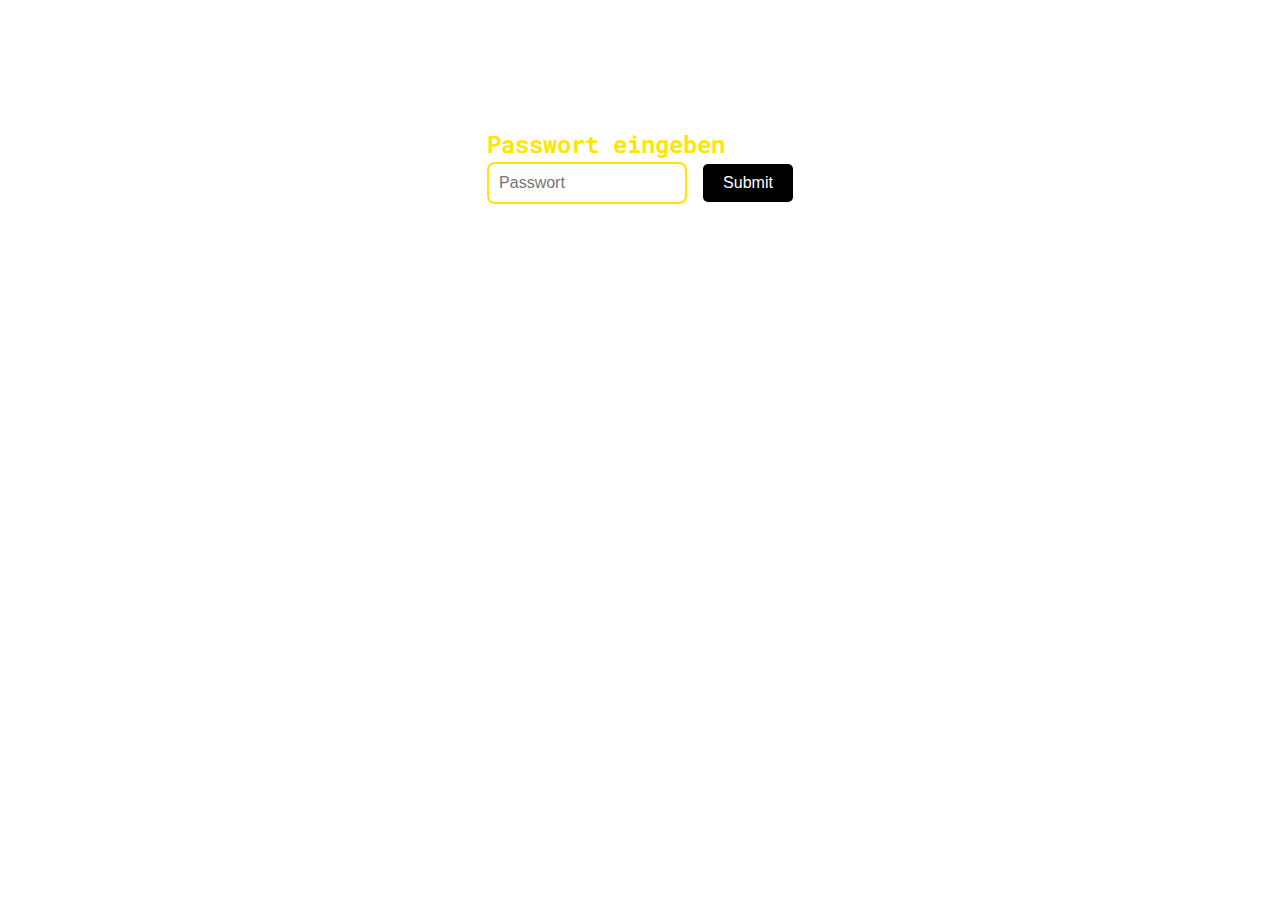
<file: index.html>
<!DOCTYPE html>
<html lang="en">

<head>
  <meta charset="UTF-8" />
  <meta name="viewport" content="width=device-width, initial-scale=1.0" />
  <title>Fotograf/innen</title>
  <link rel="preconnect" href="https://fonts.googleapis.com" />
  <link rel="preconnect" href="https://fonts.gstatic.com" crossorigin />
  <link
    href="https://fonts.googleapis.com/css2?family=Roboto+Mono:ital,wght@0,100..700;1,100..700&display=swap"
    rel="stylesheet" />
  <link
    href="https://fonts.googleapis.com/css2?family=Archivo+Black&display=swap"
    rel="stylesheet" />
  <link rel="stylesheet" href="style.css" />
</head>

<body>

  <div class="custom-cursor" id="js-cursor">
    <div class="cursor__small abs-center" id="js-cursor__small"></div>
    <div class="cursor__big abs-center" id="js-cursor__big">
    </div>
  </div>

  <div id="login" class="center" style="margin-top: 10%;">
    <h2>Passwort eingeben</h2>
    <input type="password" id="password" placeholder="Passwort">
    <button class="buttonPasswort" onclick="checkPassword()">Submit</button>
    <p id="errorMessage" style="color: red; display: none;">Falsches Passwort
    </p>
  </div>

  <script src="mouse.js"></script>
  <script src="main.js"></script>
</body>

</html>
</file>
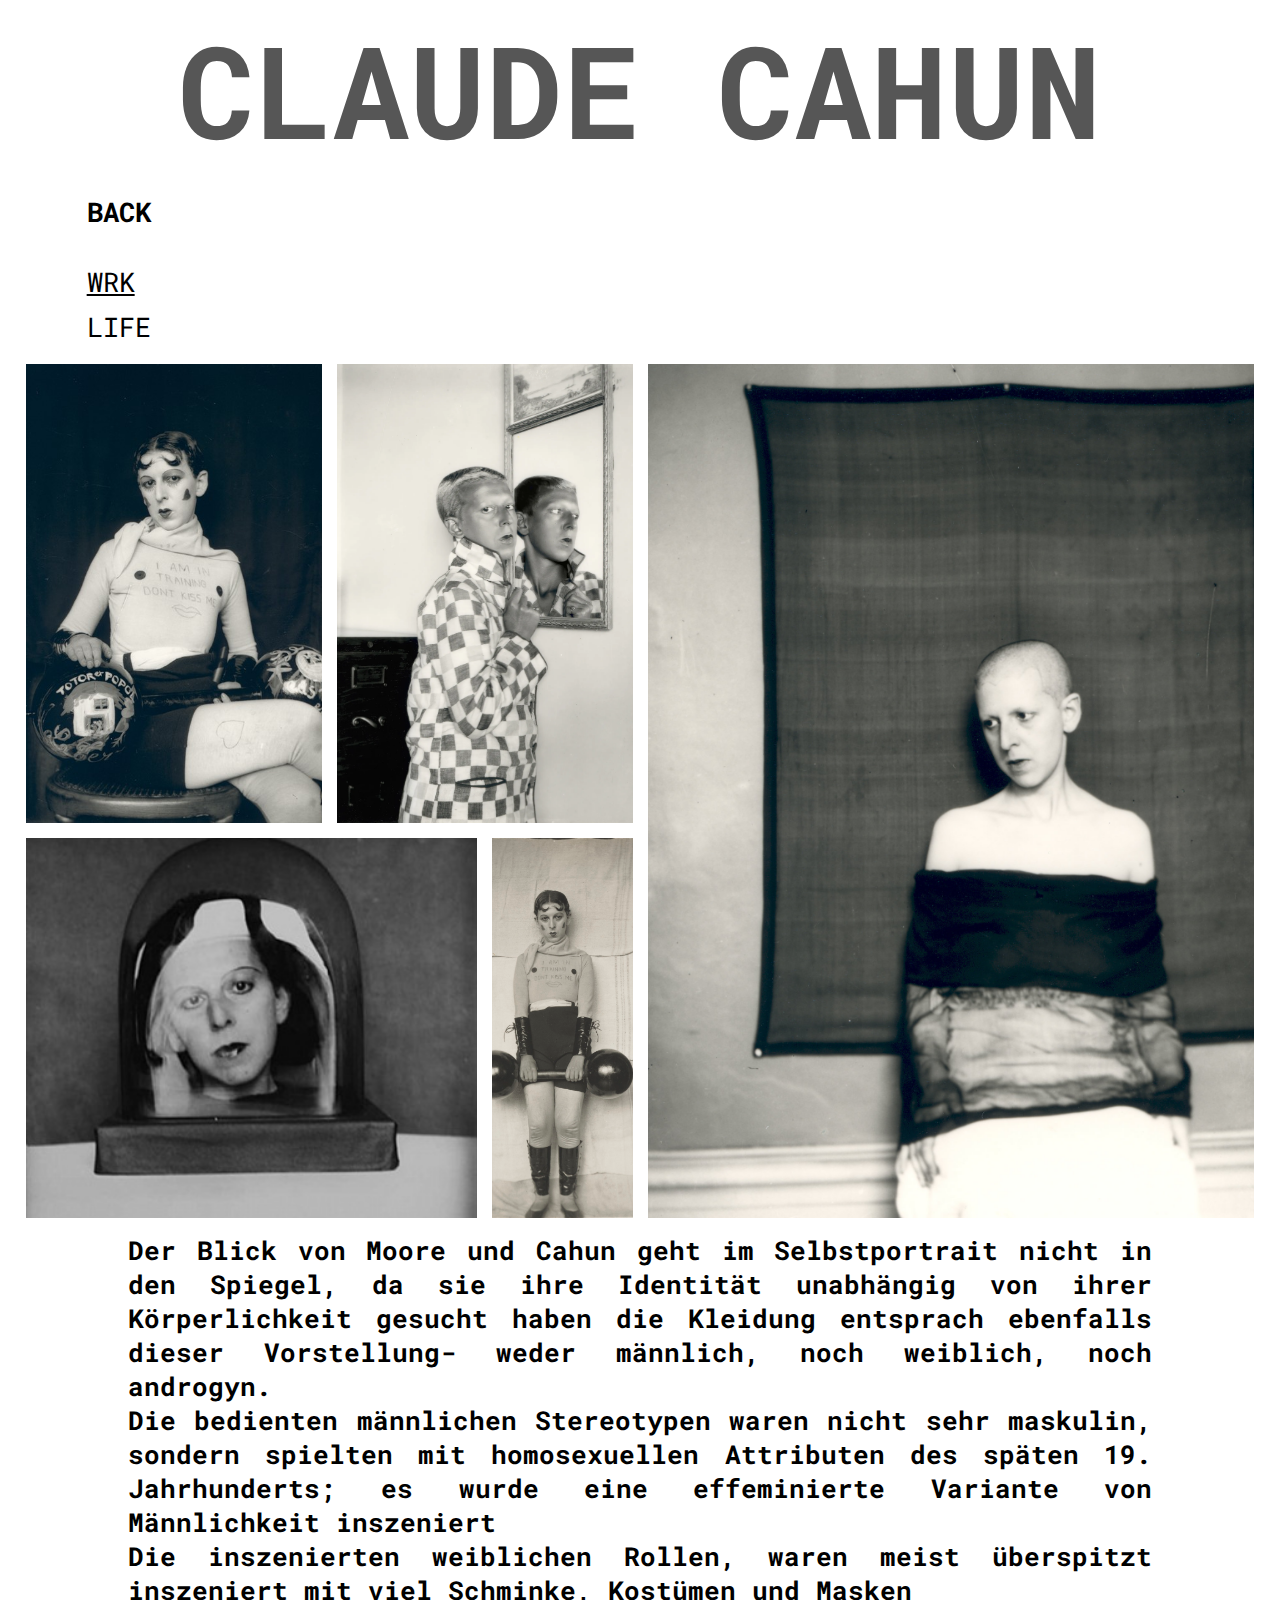
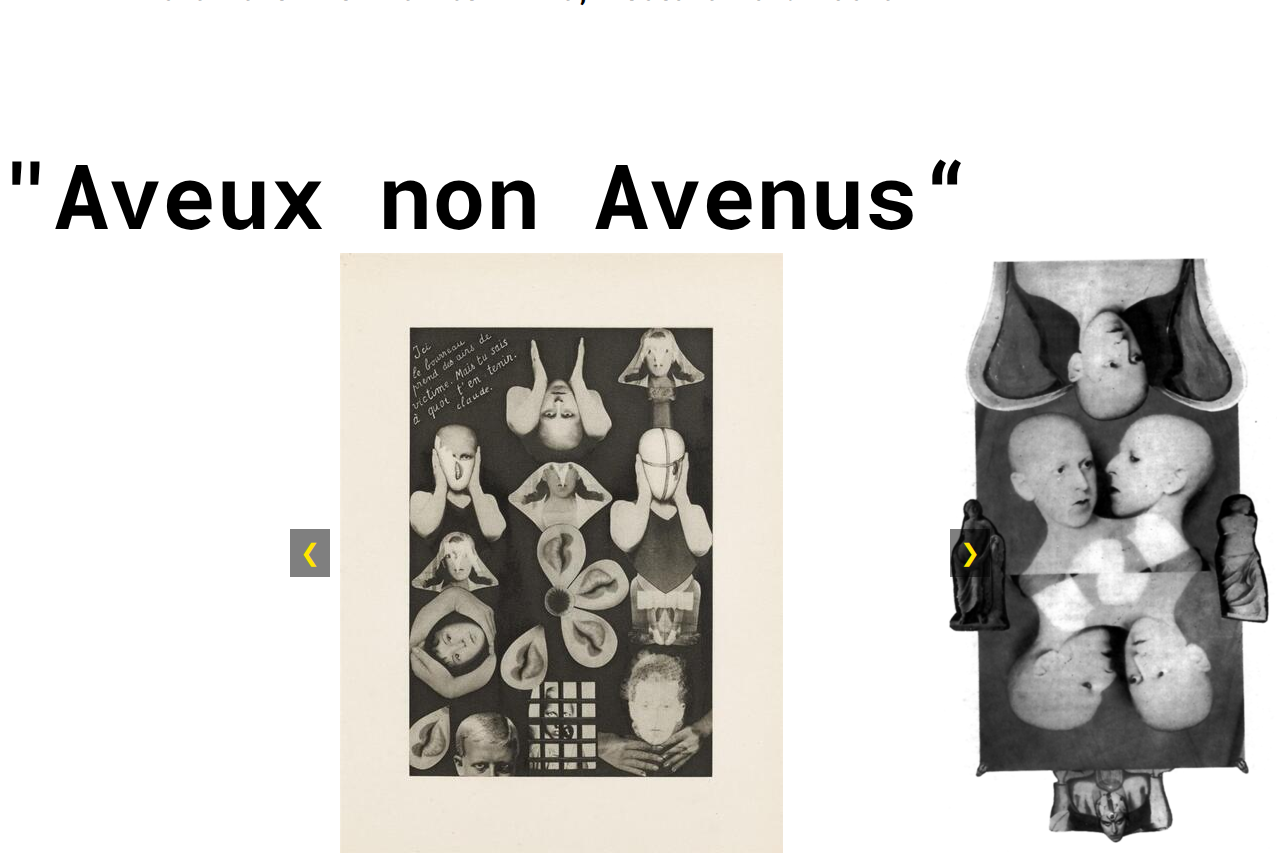
<file: claudecahun.html>
<html lang="en">

<head>
    <meta charset="UTF-8" />
    <meta name="viewport" content="width=device-width, initial-scale=1.0" />
    <title>claude cahun</title>
    <link rel="preconnect" href="https://fonts.googleapis.com" />
    <link rel="preconnect" href="https://fonts.gstatic.com" crossorigin />
    <link
        href="https://fonts.googleapis.com/css2?family=Roboto+Mono:ital,wght@0,100..700;1,100..700&display=swap"
        rel="stylesheet" />
    <link rel="stylesheet" href="style.css" />
</head>

<body>

    <div id="text">
        <div class="center">
            <h2 id="channel-link" class="wordartistheading fancy"
                style="color: #565656">
                CLAUDE CAHUN
            </h2>
        </div>
    </div>

    <div class="backmenu">
        <nav class="navbar">
            <ul>
                <li>
                    <a href="fotografinnen.html" style="font-weight: bold"> BACK
                    </a>
                </li>
            </ul>
            <div style="padding-top: 25px">
                <ul>
                    <li>
                        <a style="text-decoration: underline"
                            href="claudecahun.html"> WRK
                        </a>
                    </li>
                    <li>
                        <a href="claudecahunLife.html"> LIFE </a>
                    </li>
                </ul>
            </div>
        </nav>
    </div>


    <!-- gallery option iwth animation 
    <div class="container">
        <span class="hidden">
                <div class="gallery">
                    <figure class="gallery__item gallery__item--7">
                        <img src="claudecahun-fotos/gallery-image-12.jpeg"
                            alt="Gallery image 7" class="gallery__img">
                    </figure>
                    <figure class="gallery__item gallery__item--8">
                        <img src="claudecahun-fotos/galerry-image-8.webp"
                            alt="Gallery image 8" class="gallery__img">
                    </figure>
                    <figure class="gallery__item gallery__item--9">
                        <img src="claudecahun-fotos/gallery-image-7.jpg"
                            alt="Gallery image 9" class="gallery__img">
                    </figure>
                    <figure class="gallery__item gallery__item--10">
                        <img src="claudecahun-fotos/gallery-image-10.jpeg"
                            alt="Gallery image 10" class="gallery__img">
                    </figure>
                    <figure class="gallery__item gallery__item--11">
                        <img src="claudecahun-fotos/gallery-image-11.jpeg"
                            alt="Gallery image 11" class="gallery__img">
                    </figure>
                </div>
        </span>
        <div class="animation">
        </div>
    </div>

    
    
    -->



    <div class="gallery" style="margin-left: 2% ; margin-right: 2%;">
        <figure class="gallery__item gallery__item--7">
            <img src="claudecahun-fotos/gallery-image-12.jpeg"
                alt="Gallery image 7" class="gallery__img">
        </figure>
        <figure class="gallery__item gallery__item--8">
            <img src="claudecahun-fotos/galerry-image-8.webp"
                alt="Gallery image 8" class="gallery__img">
        </figure>
        <figure class="gallery__item gallery__item--9">
            <img src="claudecahun-fotos/gallery-image-7.jpg"
                alt="Gallery image 9" class="gallery__img">
        </figure>
        <figure class="gallery__item gallery__item--10">
            <img src="claudecahun-fotos/gallery-image-10.jpeg"
                alt="Gallery image 10" class="gallery__img">
        </figure>
        <figure class="gallery__item gallery__item--11">
            <img src="claudecahun-fotos/gallery-image-11.jpeg"
                alt="Gallery image 11" class="gallery__img">
        </figure>
    </div>

    <div style="margin: -5% 10% 10% 10%;">
        <p>
            Der Blick von Moore und Cahun geht
            im Selbstportrait nicht in den Spiegel,
            da sie ihre Identität unabhängig von
            ihrer Körperlichkeit gesucht haben die
            Kleidung entsprach ebenfalls dieser
            Vorstellung- weder männlich, noch
            weiblich, noch androgyn.
        </p>
        <p>
            Die bedienten männlichen Stereotypen waren
            nicht sehr maskulin, sondern spielten mit
            homosexuellen Attributen des späten 19.
            Jahrhunderts; es wurde eine effeminierte
            Variante von Männlichkeit inszeniert
        </p>

        <p>
            Die inszenierten weiblichen Rollen, waren meist
            überspitzt inszeniert mit viel Schminke,
            Kostümen und Masken
        </p>
    </div>


    <div id="text">
        <div style="margin-top: 100px;">
            <h3 id="channel-link3" class=" fancy">
                "Aveux non Avenus“
            </h3>
        </div>
    </div>


    <div class="carousel-container">
        <div class="carousel">
            <div class="carousel__viewport">


                <div class="carousel__slide">
                    <img src="claudecahun-fotos/Aveux-non-Avenus/139_54164_1_l.jpg"
                        alt="Image 3">
                </div>
                <div class="carousel__slide">
                    <img src="claudecahun-fotos/Aveux-non-Avenus/Fig_6-aveux-non-avenus.png"
                        alt="Image 3">
                </div>
                <div class="carousel__slide">
                    <img src="claudecahun-fotos/Aveux-non-Avenus/images.jpeg"
                        alt="Image 3">
                </div>

                <div class="carousel__slide">
                    <img src="claudecahun-fotos/Aveux-non-Avenus/TR16443_32_RICR-Full size JPEG.jpg"
                        alt="Image 3">
                </div>

            </div>
            <button class="carousel__prev"
                aria-label="Previous slide">&#10094;</button>
            <button class="carousel__next"
                aria-label="Next slide">&#10095;</button>
        </div>
    </div>




    <script src="main.js"></script>
</body>

</html>
</file>
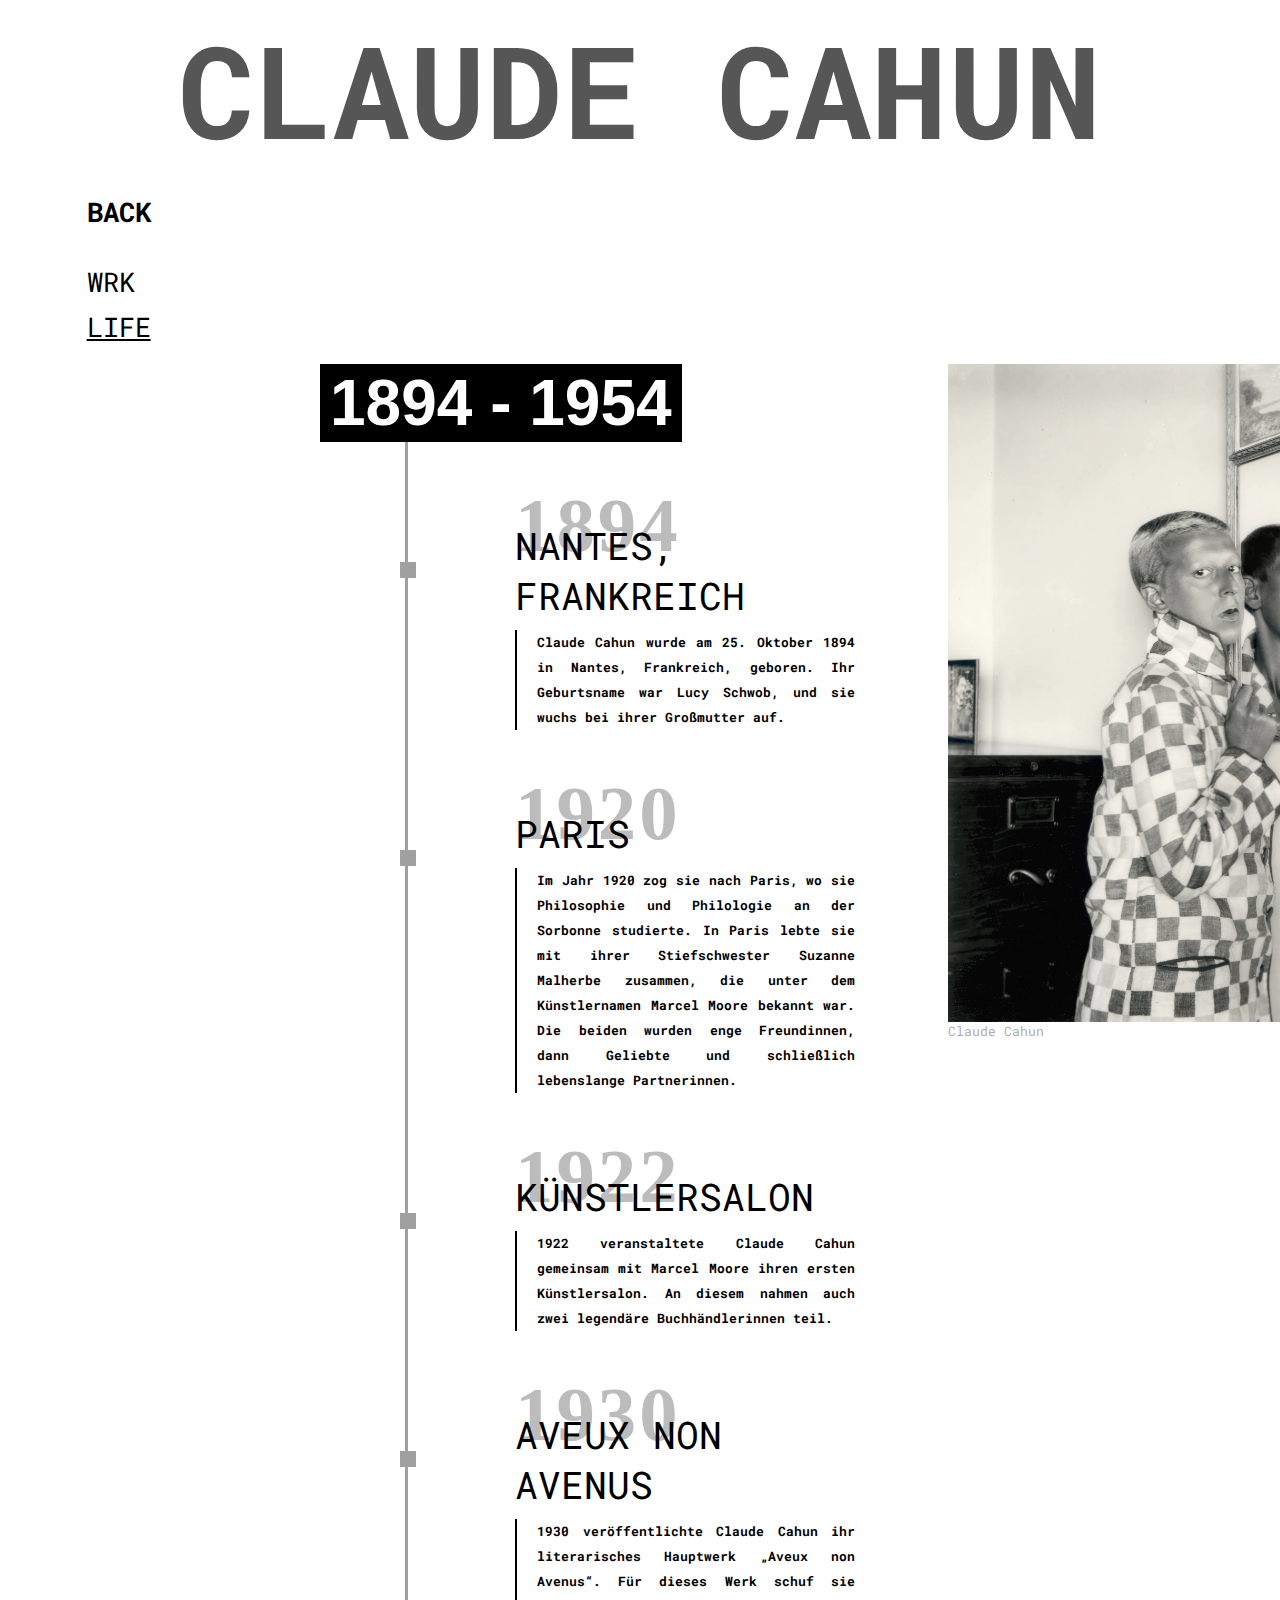
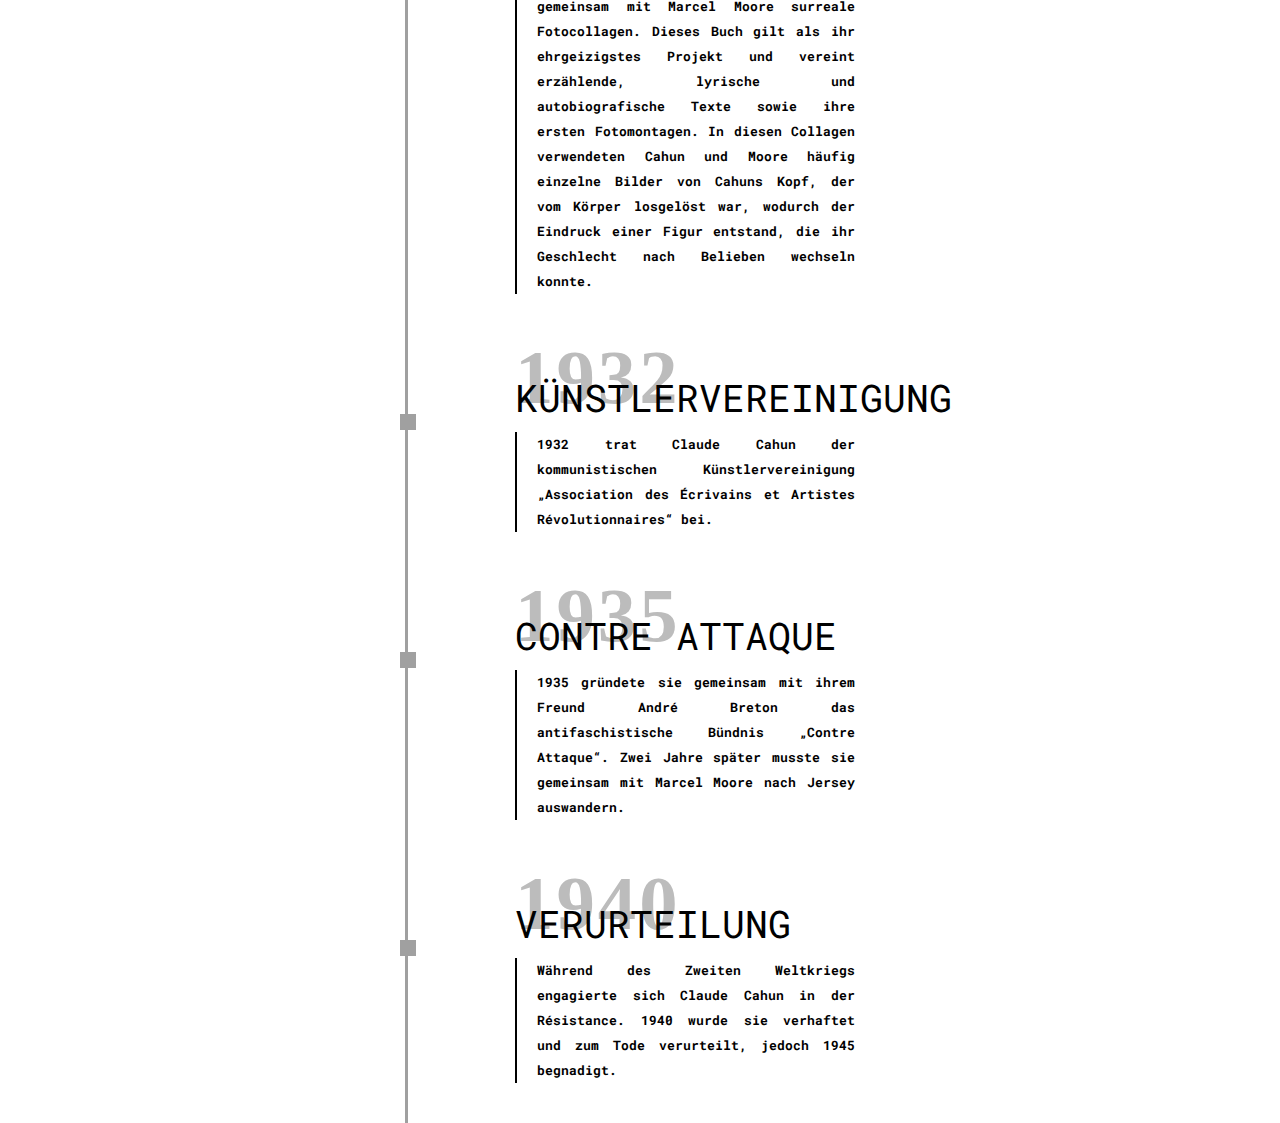
<file: claudecahunLife.html>
<html lang="en">

<head>
    <meta charset="UTF-8" />
    <meta name="viewport" content="width=device-width, initial-scale=1.0" />
    <title>claude cahun</title>
    <link rel="preconnect" href="https://fonts.googleapis.com" />
    <link rel="preconnect" href="https://fonts.gstatic.com" crossorigin />
    <link
        href="https://fonts.googleapis.com/css2?family=Roboto+Mono:ital,wght@0,100..700;1,100..700&display=swap"
        rel="stylesheet" />
    <link rel="stylesheet" href="style.css" />
</head>

<body>

    <div id="text">
        <div class="center">
            <h2 id="channel-link" class="wordartistheading fancy"
                style="color: #565656">
                CLAUDE CAHUN
            </h2>
        </div>
    </div>

    <div class="backmenu">
        <nav class="navbar">
            <ul>
                <li>
                    <a href="fotografinnen.html" style="font-weight: bold"> BACK
                    </a>
                </li>
            </ul>
            <div style="padding-top: 25px">
                <ul>
                    <li>
                        <a href="claudecahun.html"> WRK
                        </a>
                    </li>
                    <li>
                        <a style="text-decoration: underline"
                            href="claudecahunLife.html"> LIFE </a>
                    </li>
                </ul>
            </div>
        </nav>
    </div>


    <div class="lifeCover2" style="margin-left: 25%;">
        <div class="lifeCover2col" style="padding-right: 10vw;">
            <div class="thickbuttonopticartist">1894 <b> - </b>
                <b>1954</b>
            </div>

            <div id="almeidatimeline" class="timeline"
                style="padding: 0px; width: 500px;">
                <div class="column">
                    <div class="title">
                        <div class="bigdate" style="color: #bcbcbc;">
                            1894
                        </div>
                        <div class="secHeading" style="color: black">
                            Nantes, Frankreich
                        </div>
                    </div>
                    <div class="description">
                        <p>
                            Claude Cahun wurde am 25. Oktober 1894 in Nantes,
                            Frankreich, geboren. Ihr Geburtsname war Lucy
                            Schwob, und sie wuchs bei ihrer Großmutter auf.
                        </p>
                    </div>
                </div>
                <div class="column">
                    <div class="title">
                        <div class="bigdate" style="color: #bcbcbc;">
                            1920
                        </div>
                        <div class="secHeading" style="color: black">
                            Paris
                        </div>
                    </div>
                    <div class="description">
                        <p>
                            Im Jahr 1920 zog sie nach Paris, wo sie Philosophie
                            und Philologie an der Sorbonne studierte. In Paris
                            lebte sie mit ihrer Stiefschwester Suzanne Malherbe
                            zusammen, die unter dem Künstlernamen Marcel Moore
                            bekannt war. Die beiden wurden enge Freundinnen,
                            dann Geliebte und schließlich lebenslange
                            Partnerinnen.
                        </p>
                    </div>
                </div>


                <div class="column">
                    <div class="title">
                        <div class="bigdate" style="color: #bcbcbc;">
                            1922
                        </div>
                        <div class="secHeading" style="color: black">
                            Künstlersalon
                        </div>
                    </div>
                    <div class="description">
                        <p>
                            1922 veranstaltete Claude Cahun gemeinsam mit Marcel
                            Moore ihren ersten Künstlersalon. An diesem nahmen
                            auch zwei legendäre Buchhändlerinnen teil.
                        </p>
                    </div>
                </div>
                <div class="column">
                    <div class="title">
                        <div class="bigdate" style="color: #bcbcbc;">
                            1930
                        </div>
                        <div class="secHeading" style="color: black">
                            Aveux non Avenus
                        </div>
                    </div>
                    <div class="description">
                        <p>
                            1930 veröffentlichte Claude Cahun ihr literarisches
                            Hauptwerk „Aveux non Avenus“. Für dieses Werk schuf
                            sie gemeinsam mit Marcel Moore surreale
                            Fotocollagen. Dieses Buch gilt als ihr ehrgeizigstes
                            Projekt und vereint erzählende, lyrische und
                            autobiografische Texte sowie ihre ersten
                            Fotomontagen. In diesen Collagen verwendeten Cahun
                            und Moore häufig einzelne Bilder von Cahuns Kopf,
                            der vom Körper losgelöst war, wodurch der Eindruck
                            einer Figur entstand, die ihr Geschlecht nach
                            Belieben wechseln konnte.
                        </p>
                    </div>
                </div>

                <div class="column">
                    <div class="title">
                        <div class="bigdate" style="color: #bcbcbc;">
                            1932
                        </div>
                        <div class="secHeading" style="color: black">
                            Künstlervereinigung
                        </div>
                    </div>
                    <div class="description">
                        <p>
                            1932 trat Claude Cahun der kommunistischen
                            Künstlervereinigung „Association des Écrivains et
                            Artistes Révolutionnaires“ bei.
                        </p>
                    </div>
                </div>

                <div class="column">
                    <div class="title">
                        <div class="bigdate" style="color: #bcbcbc;">
                            1935
                        </div>
                        <div class="secHeading" style="color: black">
                            Contre Attaque
                        </div>
                    </div>
                    <div class="description">
                        <p>
                            1935 gründete sie gemeinsam mit ihrem Freund André
                            Breton das antifaschistische Bündnis „Contre
                            Attaque“. Zwei Jahre später musste sie gemeinsam mit
                            Marcel Moore nach Jersey auswandern.
                        </p>
                    </div>
                </div>

                <div class="column">
                    <div class="title">
                        <div class="bigdate" style="color: #bcbcbc;">
                            1940
                        </div>
                        <div class="secHeading" style="color: black">
                            Verurteilung
                        </div>
                    </div>
                    <div class="description">
                        <p>
                            Während des Zweiten Weltkriegs engagierte sich
                            Claude Cahun in der Résistance. 1940 wurde sie
                            verhaftet und zum Tode verurteilt, jedoch 1945
                            begnadigt.
                        </p>
                    </div>
                </div>
            </div>
        </div>

        <figure>
            <img src="claudecahun-fotos/galerry-image-8.webp" width="500px"
                height="auto" />
            <figcaption class="img-caption"> Claude Cahun
            </figcaption>
        </figure>

    </div>








    <script src="main.js"></script>
    <script src="mouse.js"></script>
</body>

</html>
</file>
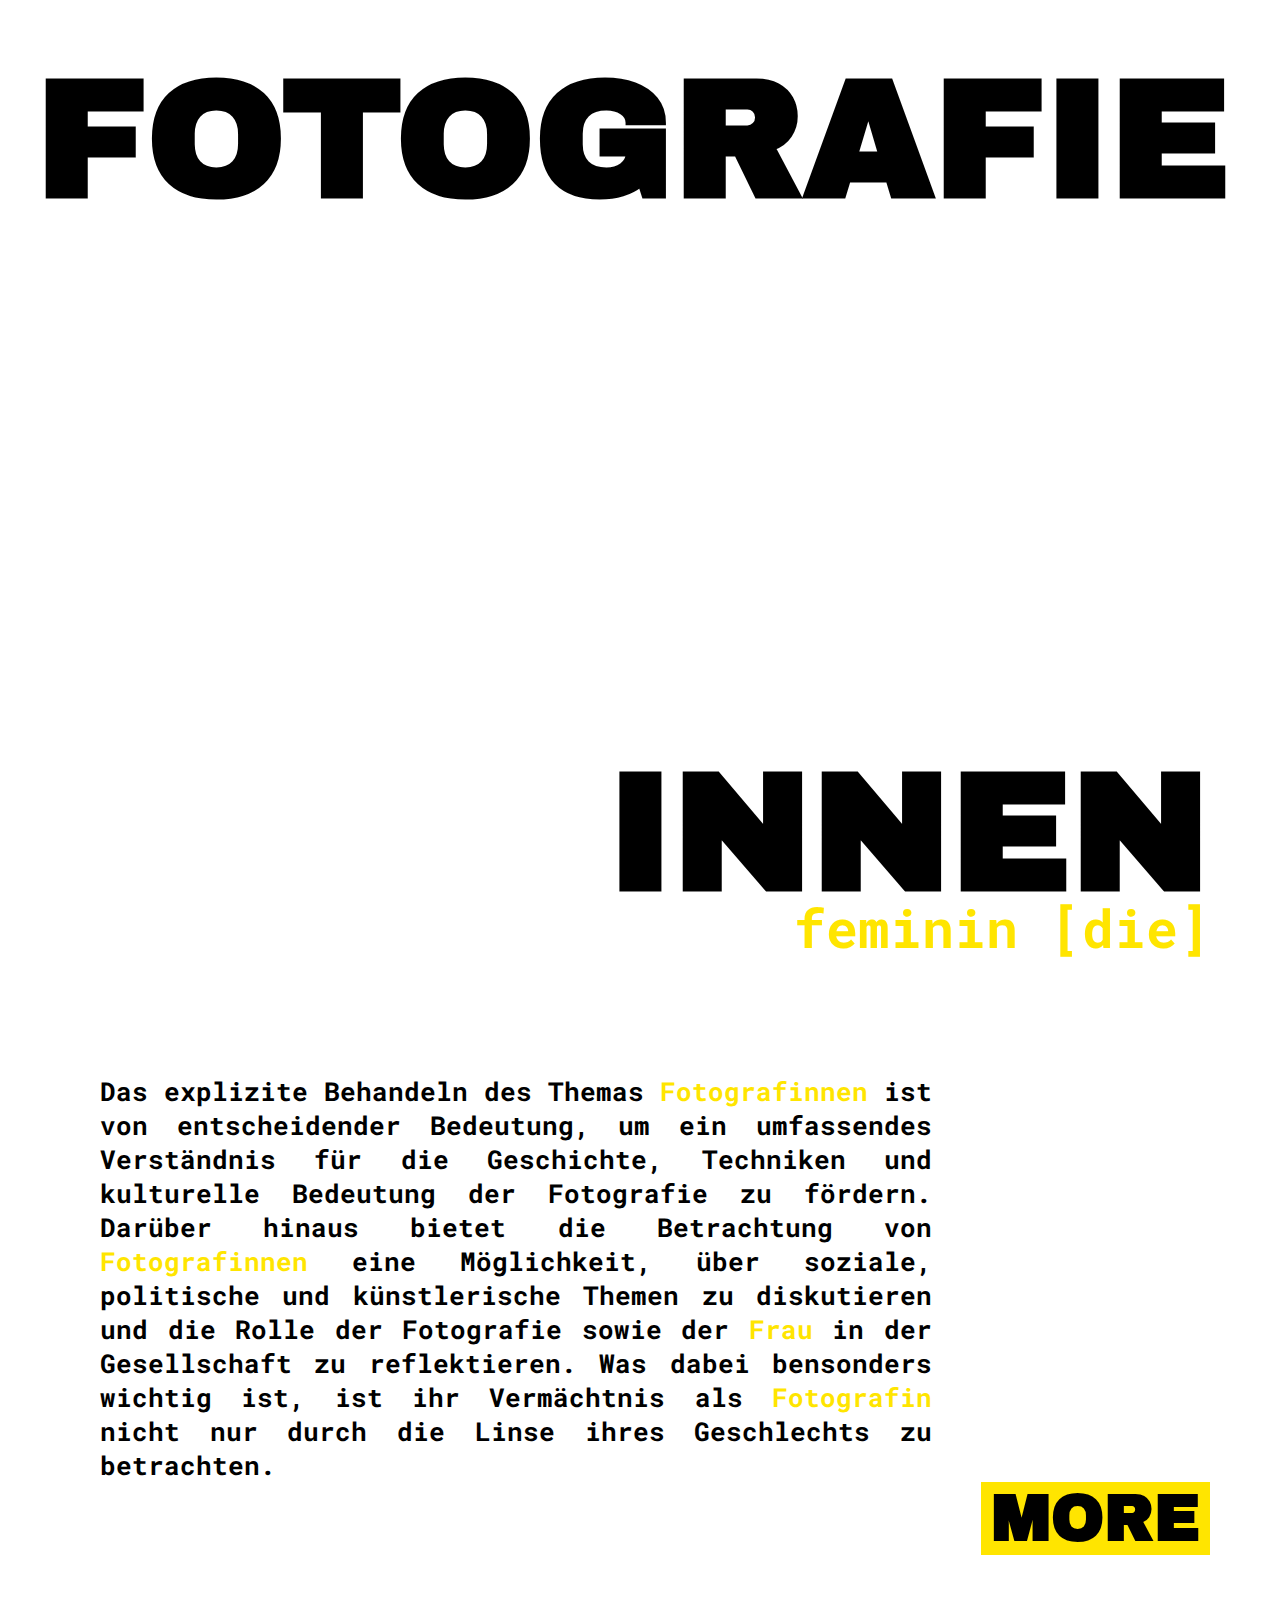
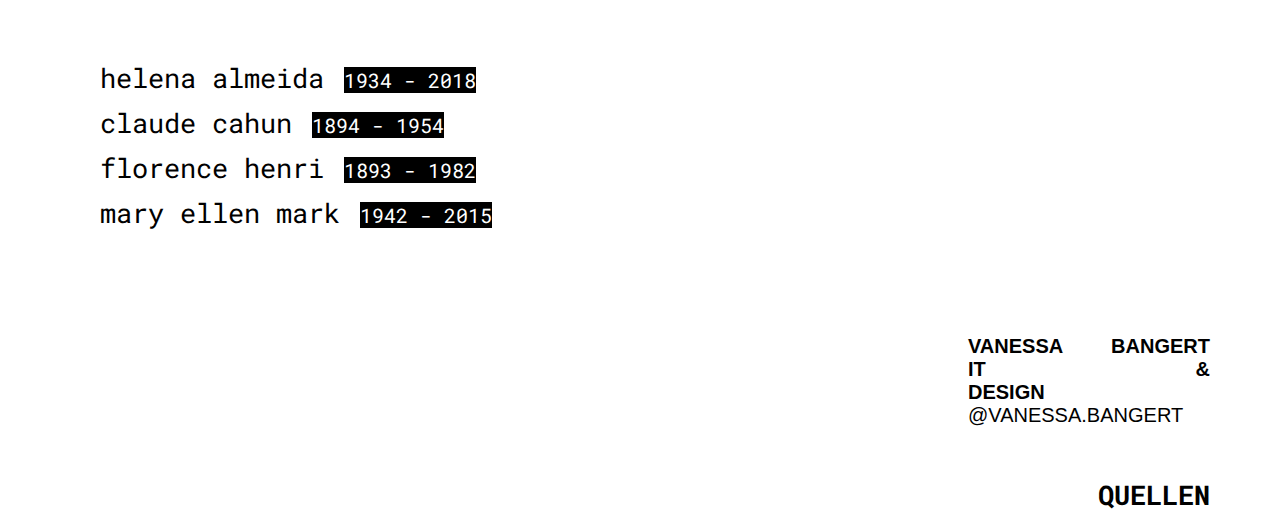
<file: fotografinnen.html>
<!DOCTYPE html>
<html lang="en">

<head>
  <meta charset="UTF-8" />
  <meta name="viewport" content="width=device-width, initial-scale=1.0" />
  <title>Fotograf/innen</title>
  <link rel="preconnect" href="https://fonts.googleapis.com" />
  <link rel="preconnect" href="https://fonts.gstatic.com" crossorigin />
  <link
    href="https://fonts.googleapis.com/css2?family=Roboto+Mono:ital,wght@0,100..700;1,100..700&display=swap"
    rel="stylesheet" />
  <link
    href="https://fonts.googleapis.com/css2?family=Archivo+Black&display=swap"
    rel="stylesheet" />
  <link rel="stylesheet" href="style.css" />
</head>

<body>

  <div class="custom-cursor" id="js-cursor">
    <div class="cursor__small abs-center" id="js-cursor__small"></div>
    <div class="cursor__big abs-center" id="js-cursor__big">
    </div>
  </div>


  <div style="display: flex">
    <h1 id="fixedFotograf" class="fixed">FOTOGRAF</h1>
    <h1 style="color: white">FOTOGRAF</h1>
    <h1 style="margin-left: 0pt">IE</h1>
  </div>
  <div id="landingpagepicture"></div>
  <div class="bottom-text">
    <h3 id="feminin">feminin [die]</h3>
    <h1 id="innen" class="right">INNEN</h1>
  </div>



  <div>
    <p id="landingcontent">
      Das explizite Behandeln des Themas Fotografinnen ist von entscheidender
      Bedeutung, um ein umfassendes Verständnis für die Geschichte, Techniken
      und kulturelle Bedeutung der Fotografie zu fördern. Darüber hinaus
      bietet die Betrachtung von Fotografinnen eine Möglichkeit, über soziale,
      politische und künstlerische Themen zu diskutieren und die Rolle der
      Fotografie sowie der Frau in der Gesellschaft zu reflektieren. Was dabei
      bensonders wichtig ist, ist ihr Vermächtnis als Fotografin nicht nur
      durch die Linse ihres Geschlechts zu betrachten.
    </p>
  </div>
  <div class="bottom-text">
    <button id="moreBtn" class="thickbuttonoptic curserhover">MORE</button>
  </div>

  <!-- Popup Modal -->
  <div id="popup" class="popup">
    <div class="popup-content">
      <span id="closeBtn" class="close">&times;</span>
      <p>
        Fotografie ist eine Kunstform, die seit ihrer Erfindung das Leben und
        die Welt um uns herum in Bildern festhält. Während viele berühmte
        Fotografen, wie Ansel Adams, Henri Cartier-Bresson oder Richard Avedon,
        international anerkannt sind, sind weibliche Fotografen oft weniger
        bekannt. Es stellt sich die Frage, warum Fotografinnen im Gegensatz zu
        Fotografen nicht den gleichen Bekanntheitsgrad erreichen und warum es
        wichtig ist, dies zu ändern.

        Ein Hauptgrund für die geringe Bekanntheit von Fotografinnen liegt in
        den historischen Geschlechterrollen. In vielen Kulturen waren Frauen
        lange Zeit auf bestimmte Rollen beschränkt, die sie davon abhielten,
        Berufe wie die Fotografie zu ergreifen, die oft als männlich dominiert
        galten. Die Fotografie erforderte früher nicht nur technische
        Fertigkeiten, sondern auch Zugang zu teurer Ausrüstung und eine
        Freiheit, die Frauen oft verwehrt blieb. In den Anfängen der Fotografie
        war es für Frauen schwierig, ernst genommen zu werden, und ihre Werke
        wurden oft als weniger bedeutend angesehen, selbst wenn sie den gleichen
        künstlerischen Wert hatten wie die ihrer männlichen Kollegen.

        Ein weiterer Grund ist die mangelnde Repräsentation und Unterstützung
        von Frauen in der Kunst- und Fotografiegeschichte. Kunstgalerien, Museen
        und Ausstellungen wurden lange Zeit von Männern dominiert, die dazu
        neigten, die Werke männlicher Fotografen zu bevorzugen und auszustellen.
        Dies führte zu einem Teufelskreis: Weniger Frauen wurden ausgestellt und
        anerkannt, was wiederum dazu führte, dass ihre Arbeiten in der
        Kunstgeschichte weniger beachtet und dokumentiert wurden. Selbst heute
        noch ist der Anteil von Fotografinnen in renommierten Ausstellungen und
        Sammlungen oft geringer als der ihrer männlichen Kollegen.

        Doch es ist an der Zeit, diesen Zustand zu ändern. Es gibt mehrere
        Gründe, warum die Anerkennung und Förderung von Fotografinnen wichtig
        ist. Erstens bietet die Fotografie eine einzigartige Perspektive auf die
        Welt, die durch die Linse einer Frau anders eingefangen werden kann als
        durch die eines Mannes. Weibliche Fotografen bringen oft eigene
        Erfahrungen und Sichtweisen in ihre Arbeit ein, die sonst nicht
        vertreten wären. Ihre Bilder können Themen und Geschichten beleuchten,
        die von männlichen Fotografen möglicherweise übersehen oder anders
        interpretiert würden. Dies bereichert die Kunstwelt und fördert ein
        umfassenderes Verständnis der menschlichen Erfahrung.

        Zweitens trägt die Anerkennung von Fotografinnen dazu bei, stereotype
        Geschlechterrollen zu durchbrechen und zukünftige Generationen zu
        inspirieren. Wenn junge Frauen sehen, dass Fotografinnen für ihre Arbeit
        gefeiert und anerkannt werden, werden sie ermutigt, selbst in die
        Fotografie oder andere künstlerische Bereiche einzutreten. Dies fördert
        die Diversität in der Kunst und ermöglicht es, eine Vielzahl von Stimmen
        und Perspektiven zu hören.

        Schließlich ist es einfach eine Frage der Gerechtigkeit, dass
        talentierte Fotografinnen die gleiche Anerkennung und Sichtbarkeit
        erhalten wie ihre männlichen Kollegen. Ihre Beiträge zur Fotografie sind
        nicht weniger bedeutend, und ihre Geschichten verdienen es, erzählt zu
        werden. Indem wir mehr Fotografinnen fördern und ihre Arbeiten
        anerkennen, schaffen wir eine inklusivere Kunstwelt, in der Qualität und
        Kreativität unabhängig vom Geschlecht gewürdigt werden.

        Zusammenfassend lässt sich sagen, dass Fotografinnen im Vergleich zu
        Fotografen aus historischen, sozialen und institutionellen Gründen oft
        weniger bekannt sind. Doch es ist von entscheidender Bedeutung, diesen
        Zustand zu ändern, um die Kunstwelt zu bereichern, zukünftige
        Generationen zu inspirieren und die Gleichberechtigung zu fördern. Die
        Zeit ist gekommen, die Geschichten und Werke von Fotografinnen in den
        Vordergrund zu stellen und ihnen den Platz einzuräumen, den sie
        verdienen.
      </p>

    </div>
  </div>



  <!-- first version
   <div class="artistmenu">
    <nav class="navbar">
      <ul>
        <li>
          <a class="btn" href="helenaalmeida.html"> anna atkins </a>
          <div class="dates">1799 - 1871</div>
        </li>
        <li>
          <a class="btn" href="claudecahun.html"> claude cahun </a>
          <div class="dates">1894 - 1954</div>
        </li>
        <li>
          <a class="btn" href="helenaalmeida.html"> dahl wolf</a>
          <div class="dates">1895 - 1989</div>
        </li>
        <li>
          <a class="btn" href="helenaalmeida.html"> barbara brändli </a>
          <div class="dates">1932 - 2011</div>
        </li>
        <li>
          <a class="btn" href="helenaalmeida.html"> helena almeida </a>
          <div class="dates">1934 - 2018</div>
        </li>
        <li>
          <a class="btn" href="maryellenmark.html"> mary ellen mark </a>
          <div class="dates">1942 - 2015</div>
        </li>

      </ul>
    </nav>
  </div>
  -->


  <div class="background-image-container">
    <div class="artistmenu">
      <nav class="navbar">
        <ul>
          <li>
            <a class="curserhover" href="helenaalmeida.html"
              onmouseover="changeBackground('/helenaalmeida-fotos/landingbackground.png')"
              onmouseout="resetBackground()">helena almeida</a>
            <div class="dates">1934 - 2018</div>
          </li>
          <li>
            <a class="curserhover" href="claudecahun.html"
              onmouseover="changeBackground('/claudecahun-fotos/landigbackground.png')"
              onmouseout="resetBackground()">claude cahun</a>
            <div class="dates">1894 - 1954</div>
          </li>
          <li>
            <a class="curserhover" href="/florenceHenri/florencehenri.html"
              onmouseover="changeBackground('/florenceHenri/florencehenri-fotos/landigbackground.png')"
              onmouseout="resetBackground()">florence henri</a>
            <div class="dates">1893 - 1982</div>
          </li>
          <li>
            <a class="curserhover" href="maryellenmark.html"
              onmouseover="changeBackground('/maryellenmark-fotos/MEMlandingbackground.png')"
              onmouseout="resetBackground()">mary ellen mark</a>
            <div class="dates">1942 - 2015</div>
          </li>
        </ul>
      </nav>
    </div>
  </div>


  <div class="bottom-text">
    <div style="width: 20%; padding-bottom: 50px; padding-top: 100px;">
      <div id="text">
        <div class="line">
          <p class="word">Vanessa</p>
          <p class="word">Bangert</p>
        </div>

        <div class="line">
          <p class="word">IT</p>
          <p class="word">&</p>
        </div>

        <div class="line">
          <p class="word">Design</p>
        </div>

        <div class="line">
          <a id="channel-link" href="https://www.instagram.com/vanessa.bangert/"
            target="_blank" class="word fancy curserhover">
            @vanessa.bangert
          </a>
        </div>
      </div>
    </div>
  </div>


  <div class="bottom-text" q>
    <ul>
      <li>
        <a href="impressum.html" style="font-weight: bold"> QUELLEN
        </a>
      </li>
    </ul>
  </div>













  <script src="mouse.js"></script>
  <script src="main.js"></script>
</body>

</html>
</file>
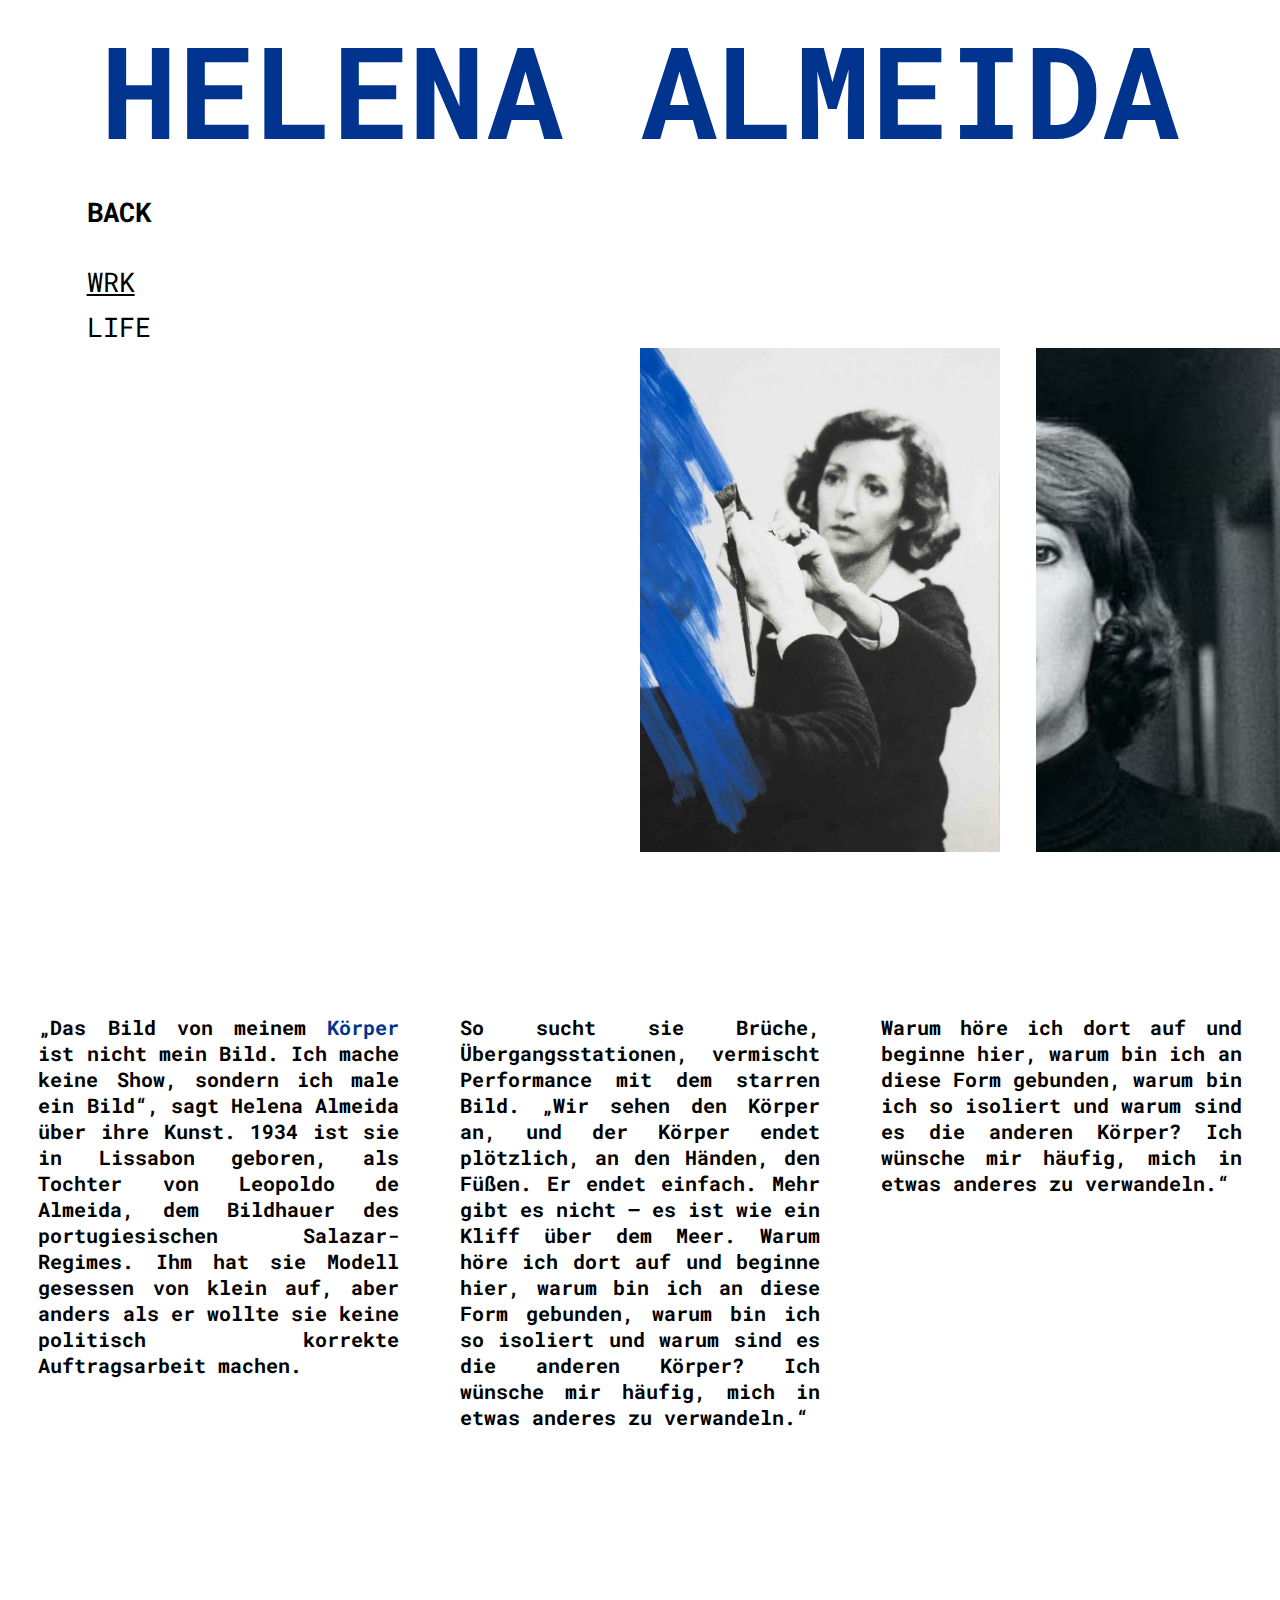
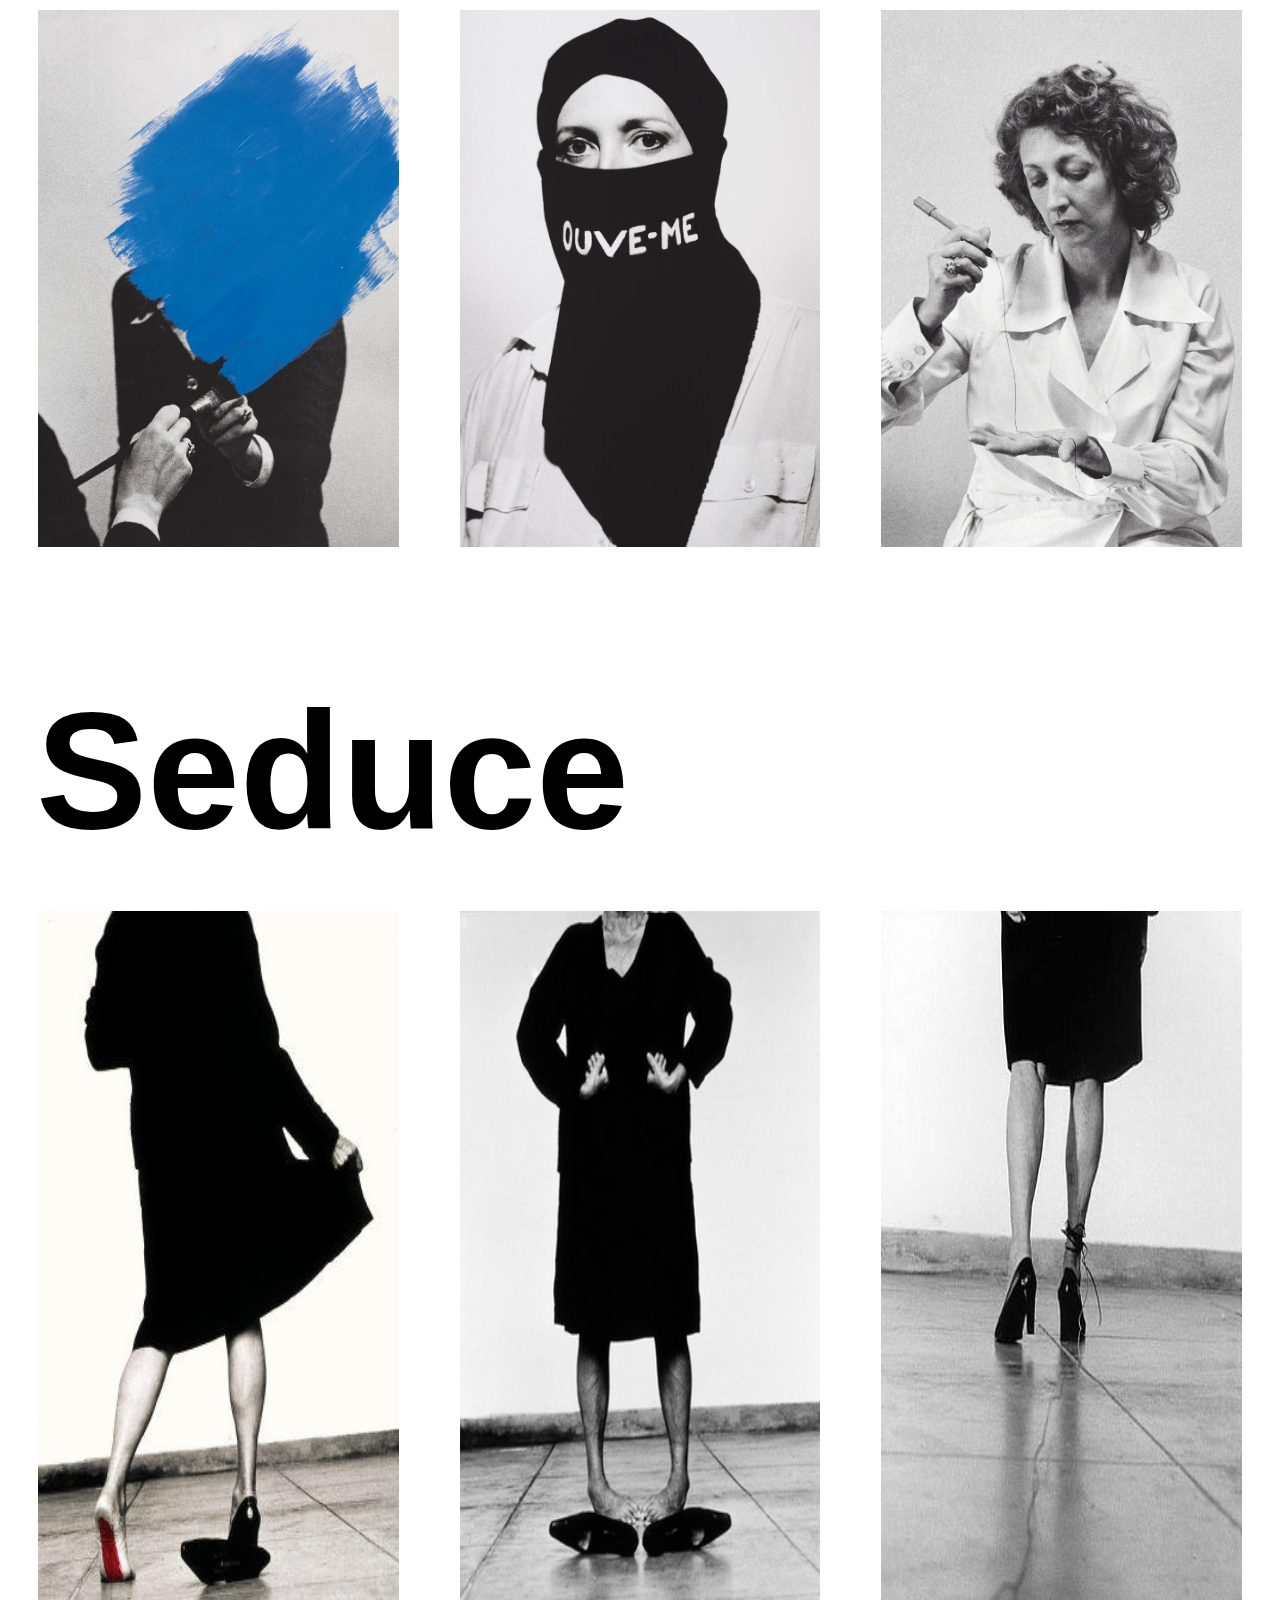
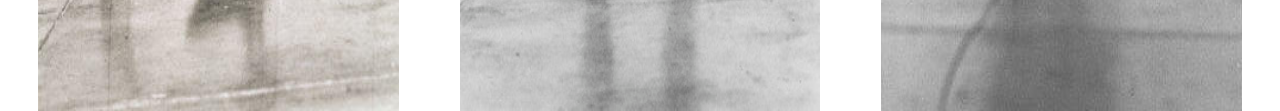
<file: helenaalmeida.html>
<html lang="en">

<head>
  <meta charset="UTF-8" />
  <meta name="viewport" content="width=device-width, initial-scale=1.0" />
  <title>helena almeida</title>
  <link rel="preconnect" href="https://fonts.googleapis.com" />
  <link rel="preconnect" href="https://fonts.gstatic.com" crossorigin />
  <link
    href="https://fonts.googleapis.com/css2?family=Roboto+Mono:ital,wght@0,100..700;1,100..700&display=swap"
    rel="stylesheet" />
  <link rel="stylesheet" href="style.css" />
</head>

<body>
  <div class="custom-cursor" id="js-cursor">
    <div class="cursor__small abs-center" id="js-cursor__small"></div>
    <div class="cursor__big abs-center" id="js-cursor__big">
    </div>
  </div>

  <div id="text">
    <div class="center">
      <h2 id="channel-link" class="wordartistheading fancy"
        style="color: #01348f">
        HELENA ALMEIDA
      </h2>
    </div>
  </div>

  <div class="backmenu">
    <nav class="navbar">
      <ul>
        <li>
          <a href="fotografinnen.html" style="font-weight: bold"> BACK </a>
        </li>
      </ul>
      <div style="padding-top: 25px">
        <ul>
          <li>
            <a style="text-decoration: underline" href="helenaalmeida.html"> WRK
            </a>
          </li>
          <li>
            <a href="helenaalmeidaLife.html"> LIFE </a>
          </li>
        </ul>
      </div>
    </nav>
  </div>

  <!-- drag mous
  <div style="display: flex;">
    <div class="dragmouse" style="width: 50%; height: 56vmin;"></div>
    <div style="margin-bottom: 100px;">
      <div id="image-track" data-mouse-down-at="0" data-prev-percentage="0">
        <img class="image"
          src="helenaalmeida-fotos/Serralves-Museum-2015-Helena-Almeida-FS-0554-Pintura-Habitada-foto-de-Filipe-Braga-860x660.jpg"
          draggable="false" />

        <img class="image"
          src="helenaalmeida-fotos/Study-for-Inner-Improveme-001.avif"
          draggable="false" />
      </div>
    </div>
  </div>
  -->



  <div id="image-track" class="curserhover" data-mouse-down-at="0"
    data-prev-percentage="0">
    <img class="image"
      src="helenaalmeida-fotos/Serralves-Museum-2015-Helena-Almeida-FS-0554-Pintura-Habitada-foto-de-Filipe-Braga-860x660.jpg"
      draggable="false" />

    <img class="image"
      src="helenaalmeida-fotos/Study-for-Inner-Improveme-001.avif"
      draggable="false" />
  </div>


  <div id="HA_container"
    style="margin-top: 70vmin; margin-left: 3%; margin-right: 3%;">

    <p class="big_content" id="helenaalmeidazitat" style="margin-top: 20px;">
      „Das Bild von meinem Körper ist nicht mein Bild. Ich mache keine Show,
      sondern ich male ein Bild“, sagt Helena Almeida über ihre Kunst. 1934
      ist
      sie in Lissabon geboren, als Tochter von Leopoldo de Almeida, dem
      Bildhauer
      des portugiesischen Salazar-Regimes. Ihm hat sie Modell gesessen von
      klein
      auf, aber anders als er wollte sie keine politisch korrekte
      Auftragsarbeit
      machen.
      <!-- quelle: https://monde-diplomatique.de/artikel/!3202447 -->
    </p>

    <p class="big_content" id="helenaalmeidazitat" style="margin-top: 20px;">
      So sucht sie Brüche, Übergangsstationen, vermischt Performance
      mit
      dem starren Bild. „Wir sehen den Körper an, und der Körper endet
      plötzlich,
      an den Händen, den Füßen. Er endet einfach. Mehr gibt es nicht – es ist
      wie
      ein Kliff über dem Meer. Warum höre ich dort auf und beginne hier, warum
      bin
      ich an diese Form gebunden, warum bin ich so isoliert und warum sind es
      die
      anderen Körper? Ich wünsche mir häufig, mich in etwas anderes zu
      verwandeln.“
      <!-- quelle: https://monde-diplomatique.de/artikel/!3202447 -->
    </p>

    <p class="big_content" id="helenaalmeidazitat" style="margin-top: 20px;">
      Warum höre ich dort auf und beginne hier, warum
      bin
      ich an diese Form gebunden, warum bin ich so isoliert und warum sind es
      die
      anderen Körper? Ich wünsche mir häufig, mich in etwas anderes zu
      verwandeln.“
      <!-- quelle: https://monde-diplomatique.de/artikel/!3202447 -->
    </p>


  </div>
  <div id="HA_container"
    style="margin-top: 20vmin; margin-left: 3%; margin-right: 3%;">
    <figure class="big_content">
      <img class="image" src="/helenaalmeida-fotos/thumb_9219_0_0_0_0_crop.jpg"
        width="100%" height="auto" />
      <figcaption class="img-caption"></figcaption>
    </figure>

    <figure class="big_content">
      <img class="image" src="/helenaalmeida-fotos/thumb_9217_0_0_0_0_crop.jpg"
        width="100%" height="auto" />
      <figcaption class="img-caption"></figcaption>
    </figure>
    <figure class="big_content">
      <img class="image" src="/helenaalmeida-fotos/thumb_9218_0_0_0_0_crop.jpg"
        width="100%" height="auto" />
      <figcaption class="img-caption"></figcaption>
    </figure>
  </div>

  <div style="margin-top: 10vw;">
    <h1>Seduce</h1>
  </div>

  <div id="HA_container"
    style="margin-top: 5vmin; margin-left: 3%; margin-right: 3%;">
    <figure class="big_content">
      <img class="image" src="/helenaalmeida-fotos/seduzir-2002-1.jpg"
        width="100%" height="800px" />
      <figcaption class="img-caption"></figcaption>
    </figure>

    <figure class="big_content">
      <img class="image" src="/helenaalmeida-fotos/seduzir-2002.jpg"
        width="100%" height="800px" />
      <figcaption class="img-caption"></figcaption>
    </figure>
    <figure class="big_content">
      <img class="image" src="/helenaalmeida-fotos/1342397483_e78888282c.jpg"
        width="100%" height="800px" />
      <figcaption class="img-caption"></figcaption>
    </figure>
  </div>






  <script src="mouse.js"></script>
  <script src="main.js"></script>
</body>

</html>
</file>
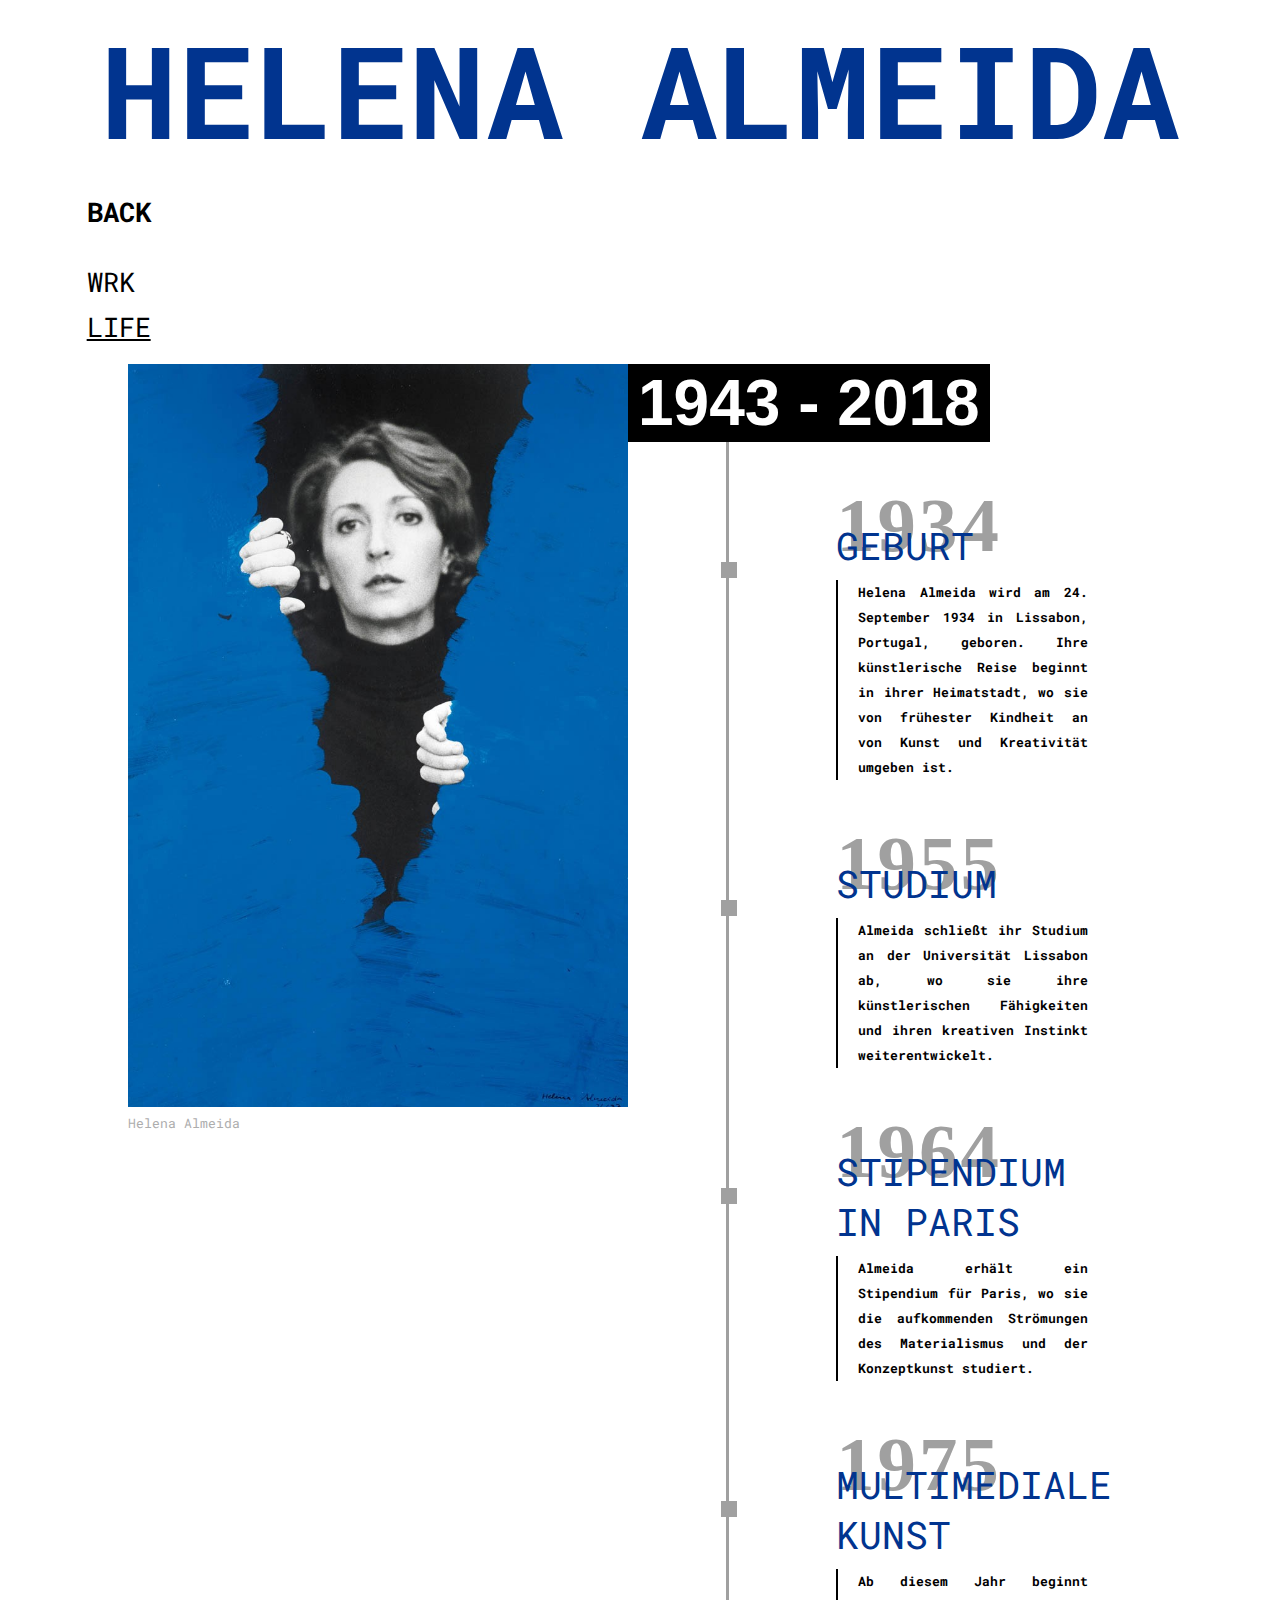
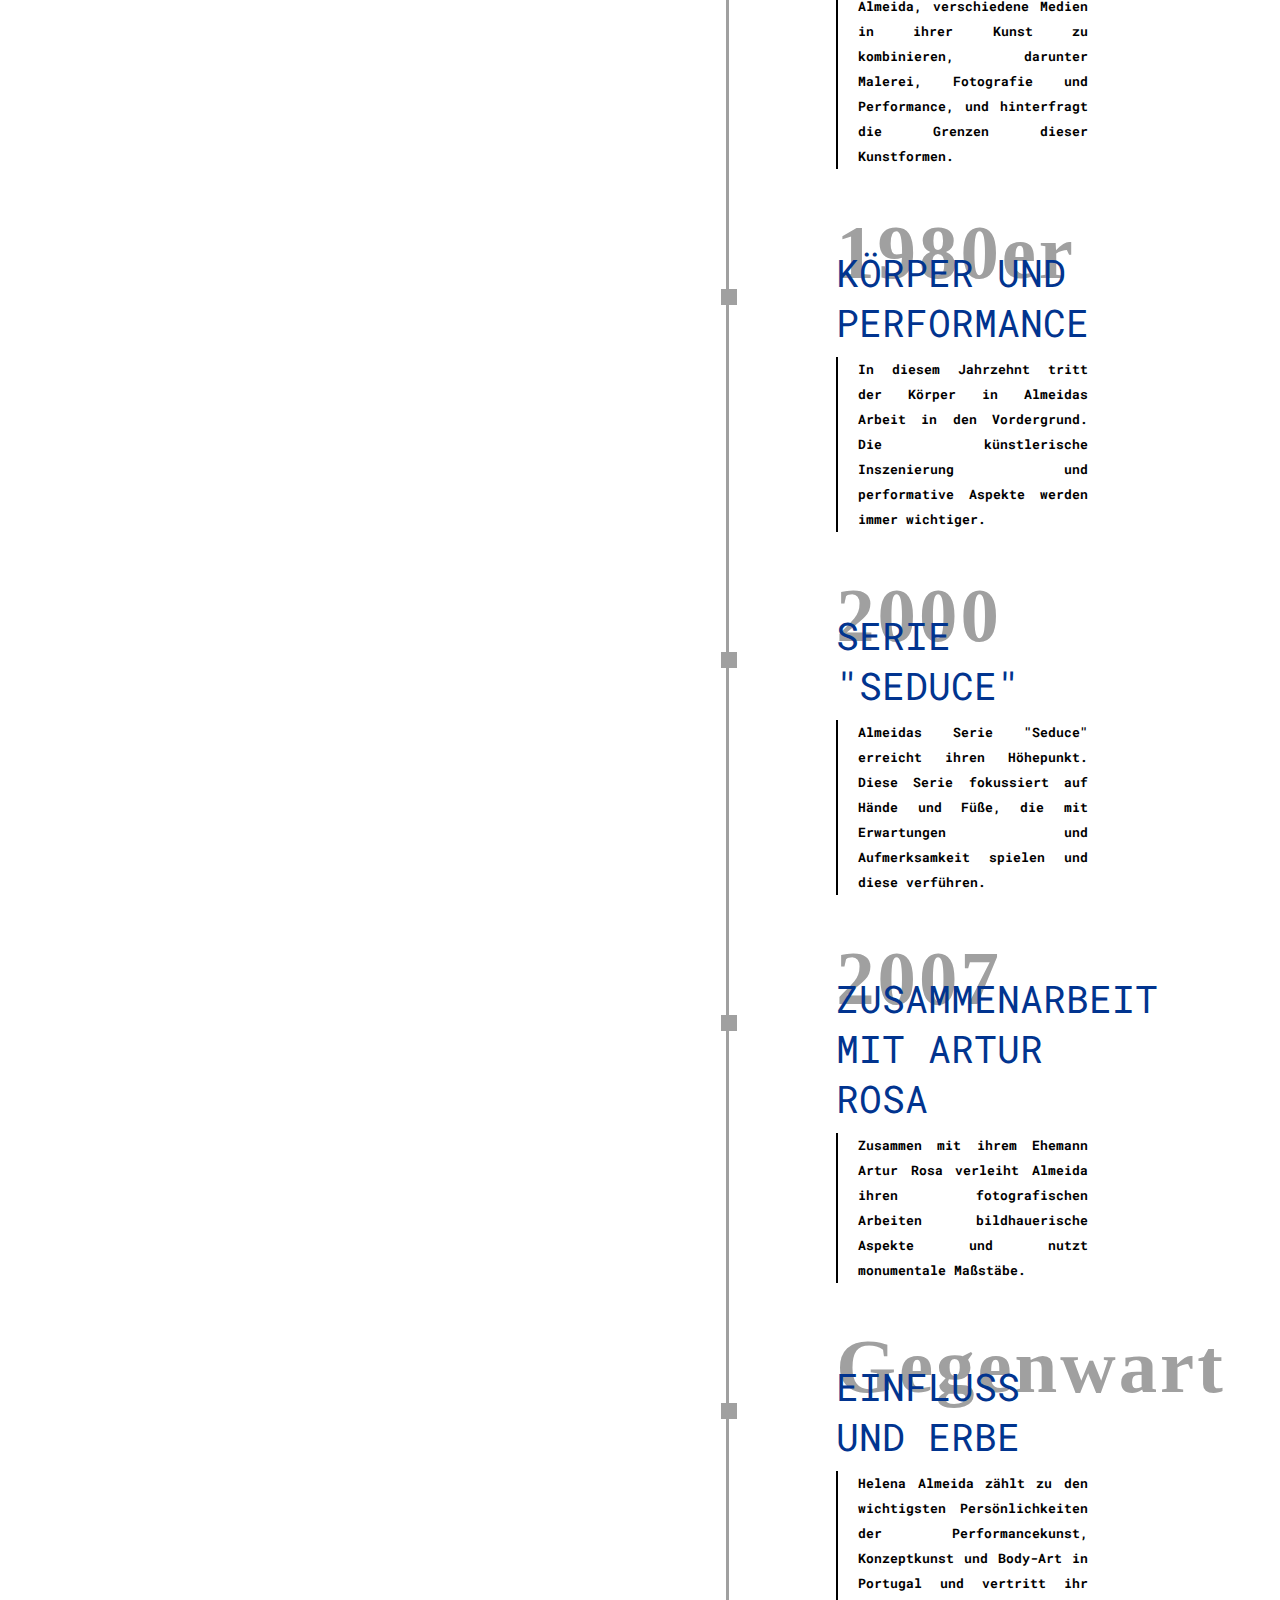
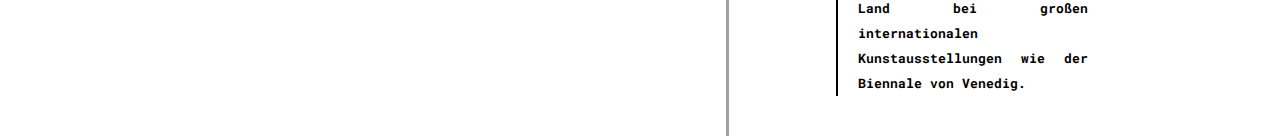
<file: helenaalmeidaLife.html>
<!DOCTYPE html>
<html lang="en">

<head>
    <meta charset="UTF-8">
    <meta name="viewport" content="width=device-width, initial-scale=1.0">
    <link rel="preconnect" href="https://fonts.googleapis.com" />
    <link rel="preconnect" href="https://fonts.gstatic.com" crossorigin />
    <link
        href="https://fonts.googleapis.com/css2?family=Roboto+Mono:ital,wght@0,100..700;1,100..700&display=swap"
        rel="stylesheet" />
    <link rel="stylesheet" href="style.css" />
    <title>helena almeida</title>
</head>

<body>
    <div id="text">
        <div class="center">
            <h2 id="channel-link" class="wordartistheading fancy"
                style="color: #01348f">
                HELENA ALMEIDA
            </h2>
        </div>
    </div>

    <div class="backmenu">
        <nav class="navbar">
            <ul>
                <li>
                    <a href="fotografinnen.html" style="font-weight: bold"> BACK
                    </a>
                </li>
            </ul>
            <div style="padding-top: 25px">
                <ul>
                    <li>
                        <a href="helenaalmeida.html"> WRK </a>
                    </li>
                    <li>
                        <a style="text-decoration: underline"
                            href="helenaalmeidaLife.html">
                            LIFE </a>
                    </li>
                </ul>
            </div>
        </nav>
    </div>

    <div class="lifeCover2">

        <figure>
            <img src="helenaalmeida-fotos/lifecover.jpg" width="500px"
                height="auto" />
            <figcaption class="img-caption"> Helena Almeida
            </figcaption>
        </figure>

        <div class="lifeCover2col">
            <div class="thickbuttonopticartist">1943 <b> - </b>
                <b>2018</b>
            </div>

            <div id="almeidatimeline" class="timeline" style="padding: 0px;">
                <div class="column">
                    <div class="title">
                        <div class="bigdate" style="color: rgb(160, 160, 160);">
                            1934
                        </div>
                        <div class="secHeading" style="color: #01348f;">
                            Geburt
                        </div>
                    </div>
                    <div class="description">
                        <p>Helena Almeida wird am 24. September 1934 in
                            Lissabon, Portugal, geboren. Ihre künstlerische
                            Reise beginnt in ihrer Heimatstadt, wo sie von
                            frühester Kindheit an von Kunst und Kreativität
                            umgeben ist.</p>
                    </div>
                </div>

                <div class="column">
                    <div class="title">
                        <div class="bigdate" style="color: rgb(160, 160, 160);">
                            1955
                        </div>
                        <div class="secHeading" style="color: #01348f;">
                            Studium
                        </div>
                    </div>
                    <div class="description">
                        <p>Almeida schließt ihr Studium an der Universität
                            Lissabon ab, wo sie ihre künstlerischen Fähigkeiten
                            und ihren kreativen Instinkt weiterentwickelt.</p>
                    </div>
                </div>

                <div class="column">
                    <div class="title">
                        <div class="bigdate" style="color: rgb(160, 160, 160);">
                            1964
                        </div>
                        <div class="secHeading" style="color: #01348f;">
                            Stipendium in Paris
                        </div>
                    </div>
                    <div class="description">
                        <p>Almeida erhält ein Stipendium für Paris, wo sie die
                            aufkommenden Strömungen des Materialismus und der
                            Konzeptkunst studiert.</p>
                    </div>
                </div>

                <div class="column">
                    <div class="title">
                        <div class="bigdate" style="color: rgb(160, 160, 160);">
                            1975
                        </div>
                        <div class="secHeading" style="color: #01348f;">
                            Multimediale Kunst
                        </div>
                    </div>
                    <div class="description">
                        <p>Ab diesem Jahr beginnt Almeida, verschiedene Medien
                            in ihrer Kunst zu kombinieren, darunter Malerei,
                            Fotografie und Performance, und hinterfragt die
                            Grenzen dieser Kunstformen.</p>
                    </div>
                </div>

                <div class="column">
                    <div class="title">
                        <div class="bigdate" style="color: rgb(160, 160, 160);">
                            1980er
                        </div>
                        <div class="secHeading" style="color: #01348f;">
                            Körper und Performance
                        </div>
                    </div>
                    <div class="description">
                        <p>In diesem Jahrzehnt tritt der Körper in Almeidas
                            Arbeit in den Vordergrund. Die künstlerische
                            Inszenierung und performative Aspekte werden immer
                            wichtiger.</p>
                    </div>
                </div>

                <div class="column">
                    <div class="title">
                        <div class="bigdate" style="color: rgb(160, 160, 160);">
                            2000
                        </div>
                        <div class="secHeading" style="color: #01348f;">
                            Serie "Seduce"
                        </div>
                    </div>
                    <div class="description">
                        <p>Almeidas Serie "Seduce" erreicht ihren Höhepunkt.
                            Diese Serie fokussiert auf Hände und Füße, die mit
                            Erwartungen und Aufmerksamkeit spielen und diese
                            verführen.</p>
                    </div>
                </div>

                <div class="column">
                    <div class="title">
                        <div class="bigdate" style="color: rgb(160, 160, 160);">
                            2007
                        </div>
                        <div class="secHeading" style="color: #01348f;">
                            Zusammenarbeit mit Artur Rosa
                        </div>
                    </div>
                    <div class="description">
                        <p>Zusammen mit ihrem Ehemann Artur Rosa verleiht
                            Almeida ihren fotografischen Arbeiten bildhauerische
                            Aspekte und nutzt monumentale Maßstäbe.</p>
                    </div>
                </div>

                <div class="column">
                    <div class="title">
                        <div class="bigdate" style="color: rgb(160, 160, 160);">
                            Gegenwart
                        </div>
                        <div class="secHeading" style="color: #01348f;">
                            Einfluss und Erbe
                        </div>
                    </div>
                    <div class="description">
                        <p>Helena Almeida zählt zu den wichtigsten
                            Persönlichkeiten der Performancekunst, Konzeptkunst
                            und Body-Art in Portugal und vertritt ihr Land bei
                            großen internationalen Kunstausstellungen wie der
                            Biennale von Venedig.</p>
                    </div>
                </div>






            </div>
        </div>






    </div>



    <script src="main.js"></script>
</body>

</html>
</file>
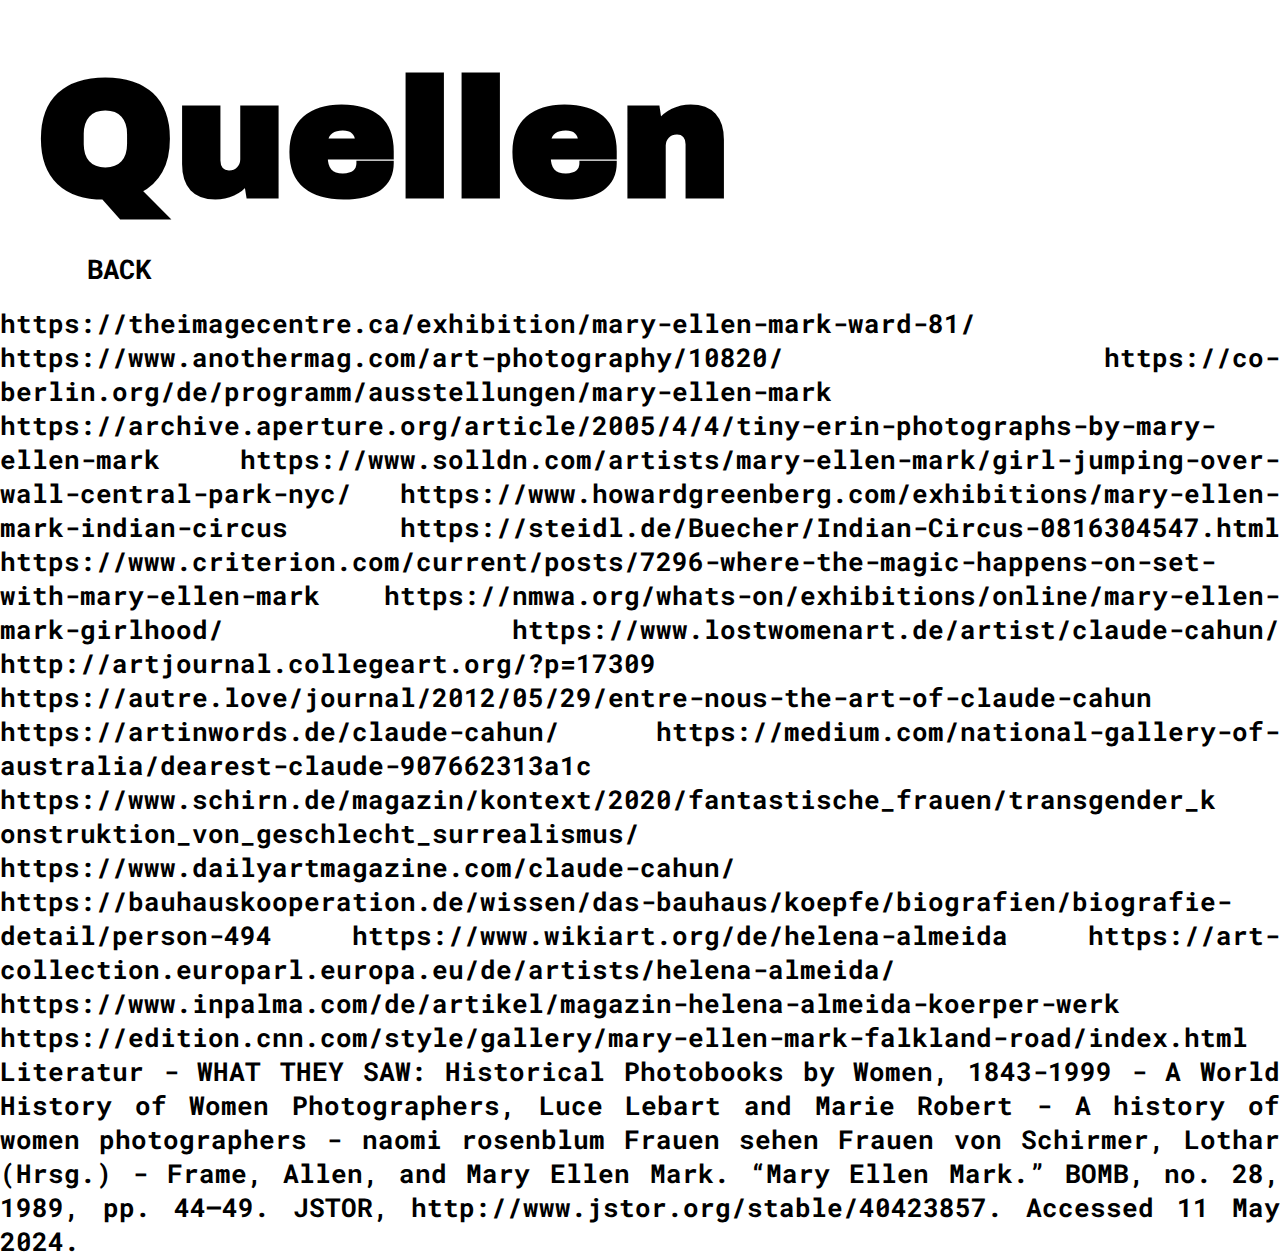
<file: impressum.html>
<!DOCTYPE html>
<html lang="en">

<head>
    <meta charset="UTF-8" />
    <meta name="viewport" content="width=device-width, initial-scale=1.0" />
    <title>Impressum</title>
    <link rel="preconnect" href="https://fonts.googleapis.com" />
    <link rel="preconnect" href="https://fonts.gstatic.com" crossorigin />
    <link
        href="https://fonts.googleapis.com/css2?family=Roboto+Mono:ital,wght@0,100..700;1,100..700&display=swap"
        rel="stylesheet" />
    <link
        href="https://fonts.googleapis.com/css2?family=Archivo+Black&display=swap"
        rel="stylesheet" />
    <link rel="stylesheet" href="style.css" />
</head>

<body>

    <div class="custom-cursor" id="js-cursor">
        <div class="cursor__small abs-center" id="js-cursor__small"></div>
        <div class="cursor__big abs-center" id="js-cursor__big">
        </div>
    </div>

    <div>
        <h1>Quellen</h1>
        <div class="backmenu">
            <nav class="navbar">
                <ul>
                    <li>
                        <a href="fotografinnen.html" style="font-weight: bold">
                            BACK </a>
                    </li>
                </ul>

            </nav>
        </div>
        <p>
            https://theimagecentre.ca/exhibition/mary-ellen-mark-ward-81/
            https://www.anothermag.com/art-photography/10820/
            https://co-berlin.org/de/programm/ausstellungen/mary-ellen-mark
            https://archive.aperture.org/article/2005/4/4/tiny-erin-photographs-by-mary-ellen-mark
            https://www.solldn.com/artists/mary-ellen-mark/girl-jumping-over-wall-central-park-nyc/
            https://www.howardgreenberg.com/exhibitions/mary-ellen-mark-indian-circus
            https://steidl.de/Buecher/Indian-Circus-0816304547.html
            https://www.criterion.com/current/posts/7296-where-the-magic-happens-on-set-with-mary-ellen-mark
            https://nmwa.org/whats-on/exhibitions/online/mary-ellen-mark-girlhood/
            https://www.lostwomenart.de/artist/claude-cahun/
            http://artjournal.collegeart.org/?p=17309
            https://autre.love/journal/2012/05/29/entre-nous-the-art-of-claude-cahun
            https://artinwords.de/claude-cahun/
            https://medium.com/national-gallery-of-australia/dearest-claude-907662313a1c
            https://www.schirn.de/magazin/kontext/2020/fantastische_frauen/transgender_k
            onstruktion_von_geschlecht_surrealismus/
            https://www.dailyartmagazine.com/claude-cahun/
            https://bauhauskooperation.de/wissen/das-bauhaus/koepfe/biografien/biografie-detail/person-494
            https://www.wikiart.org/de/helena-almeida
            https://art-collection.europarl.europa.eu/de/artists/helena-almeida/
            https://www.inpalma.com/de/artikel/magazin-helena-almeida-koerper-werk
            https://edition.cnn.com/style/gallery/mary-ellen-mark-falkland-road/index.html
            Literatur
            - WHAT THEY SAW: Historical Photobooks by Women, 1843-1999
            - A World History of Women Photographers, Luce Lebart and Marie
            Robert
            - A history of women photographers - naomi rosenblum
            Frauen sehen Frauen von Schirmer, Lothar (Hrsg.)
            - Frame, Allen, and Mary Ellen Mark. “Mary Ellen Mark.” BOMB, no.
            28, 1989, pp. 44–49. JSTOR, http://www.jstor.org/stable/40423857.
            Accessed 11 May 2024.





        </p>
    </div>

    <script src="mouse.js"></script>
    <script src="main.js"></script>
</body>

</html>
</file>
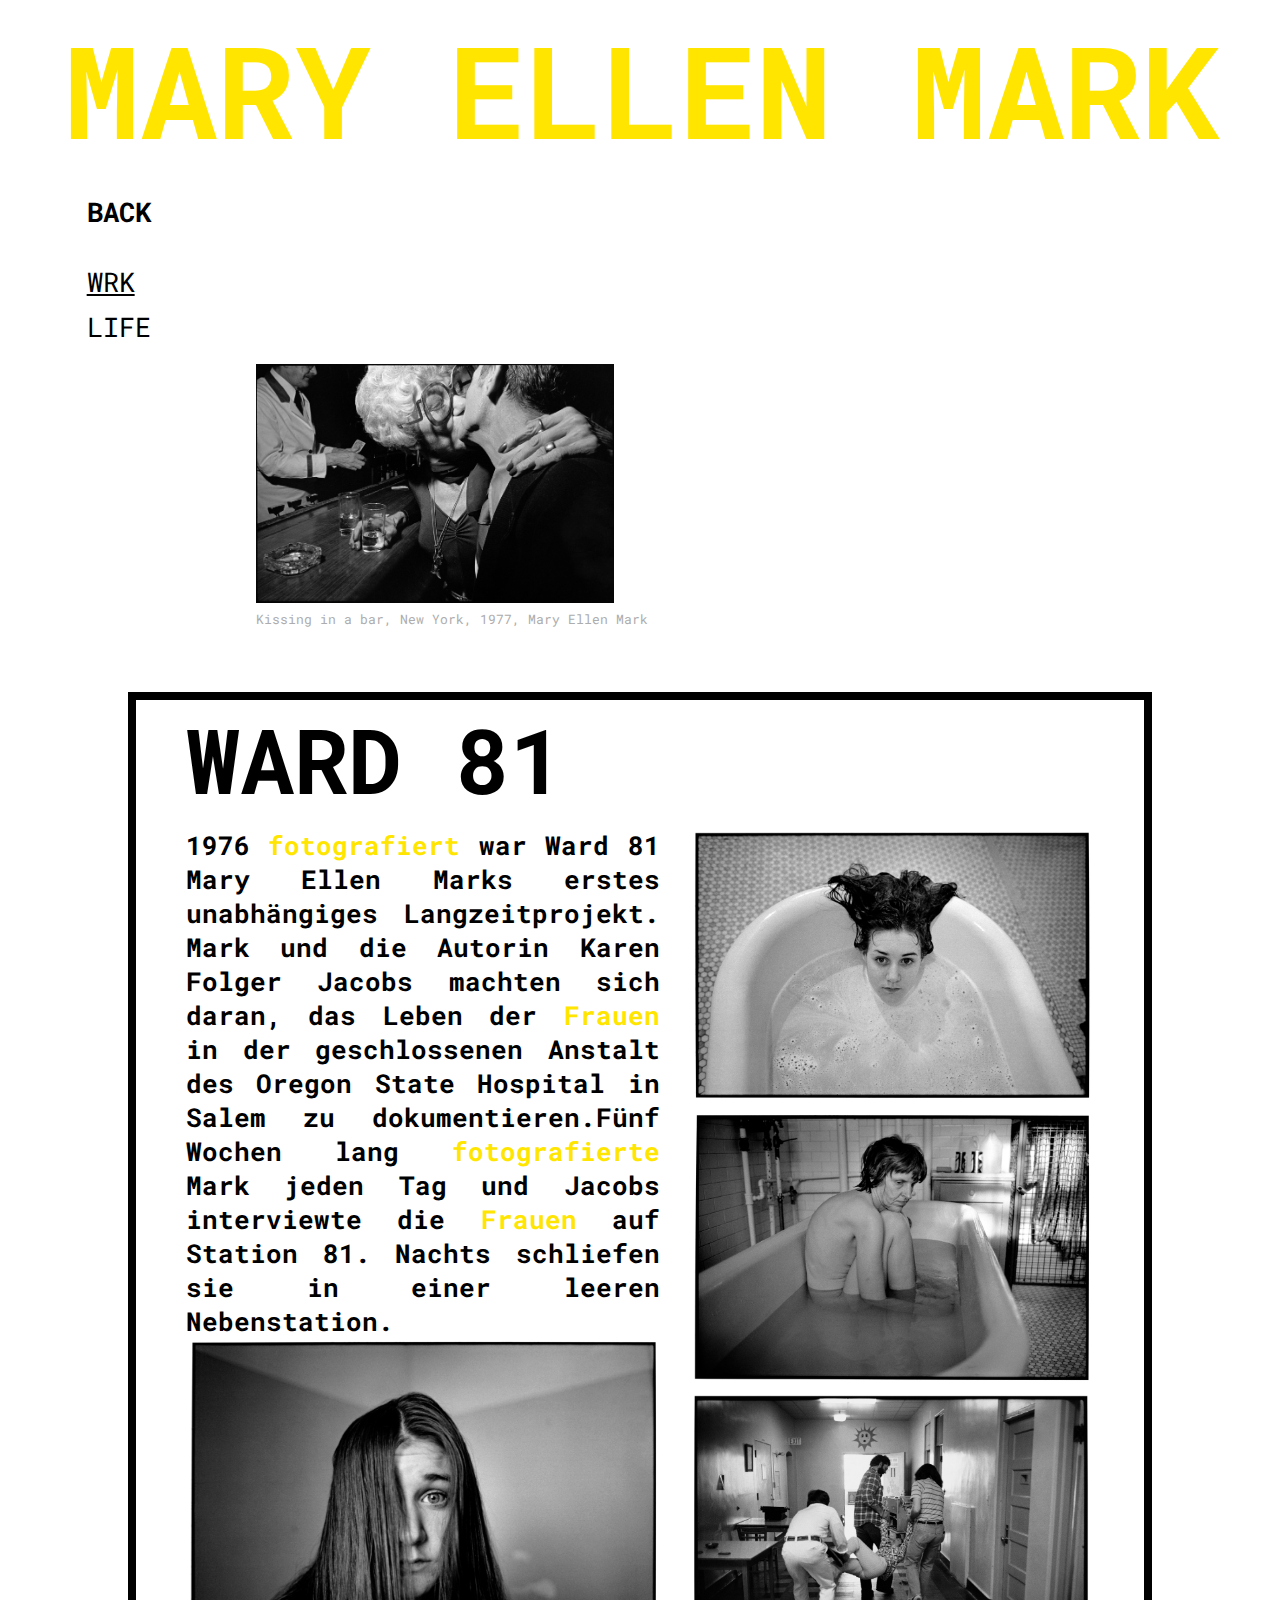
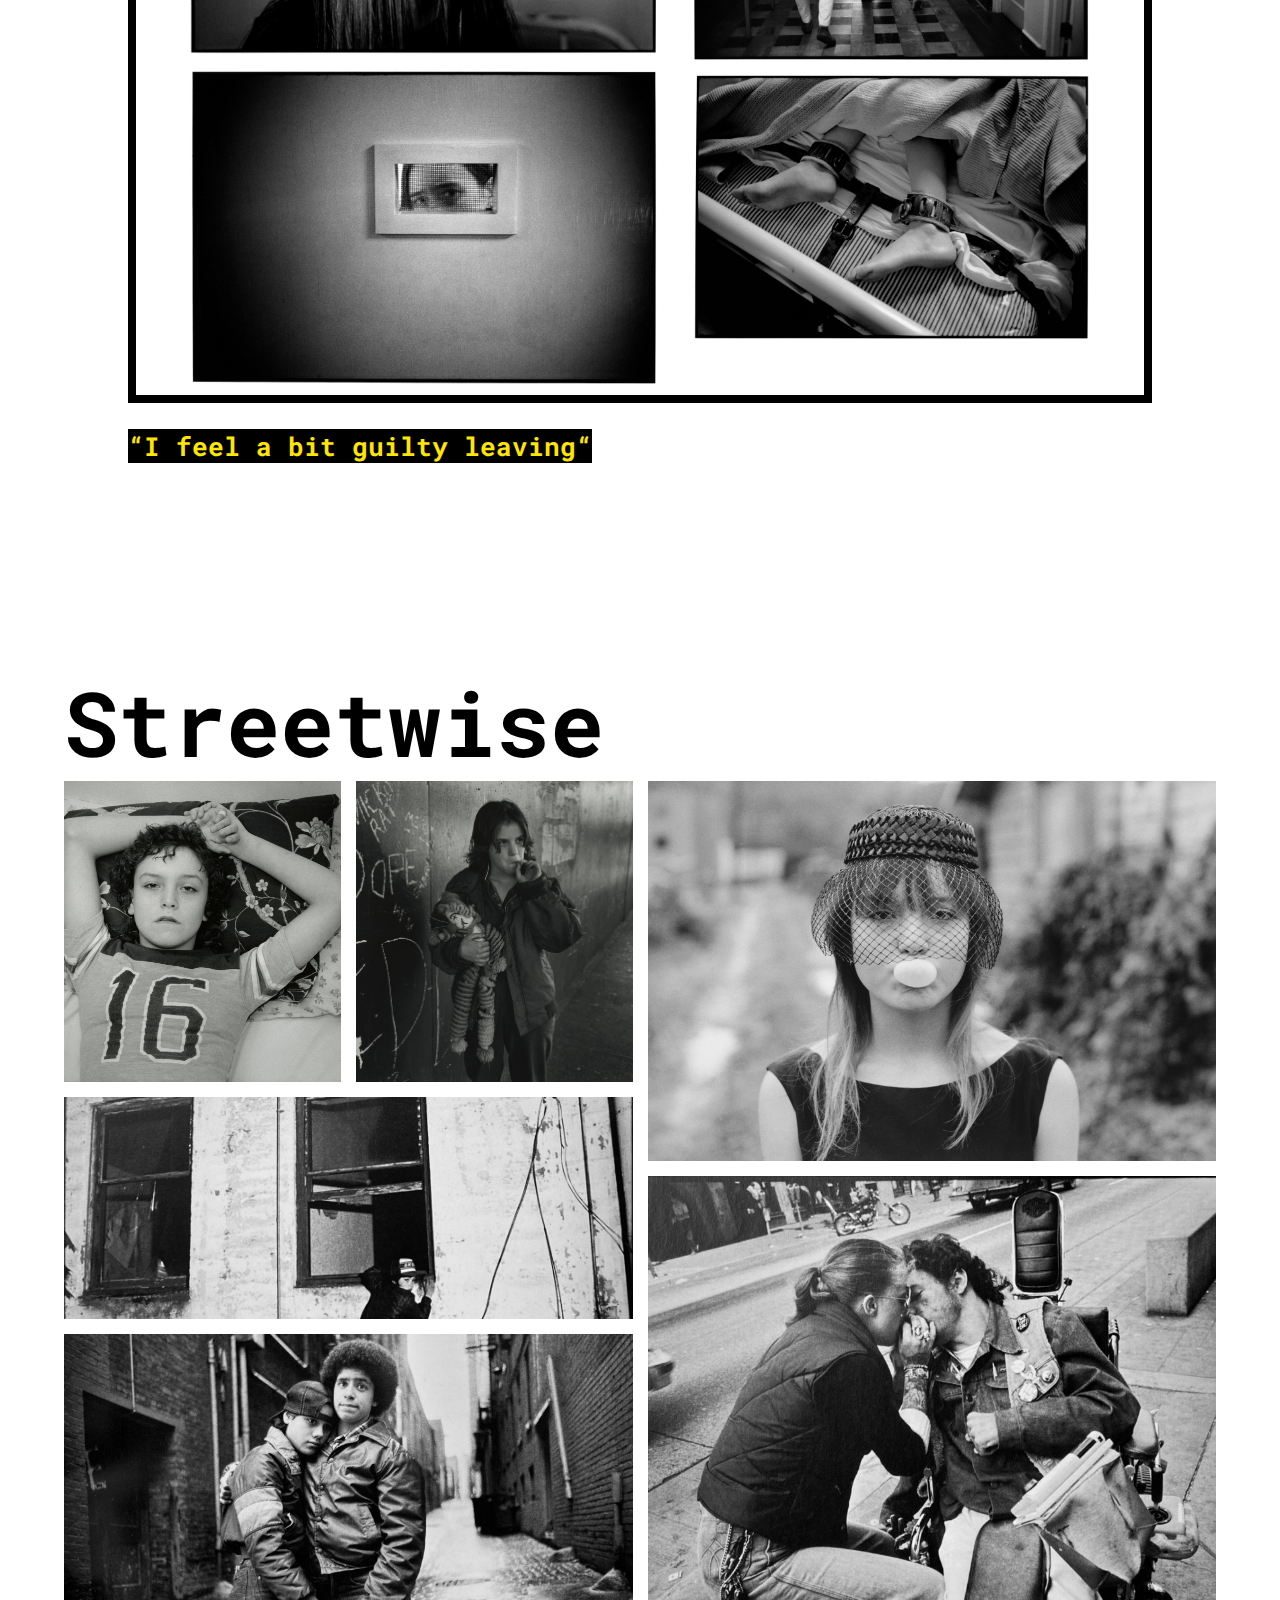
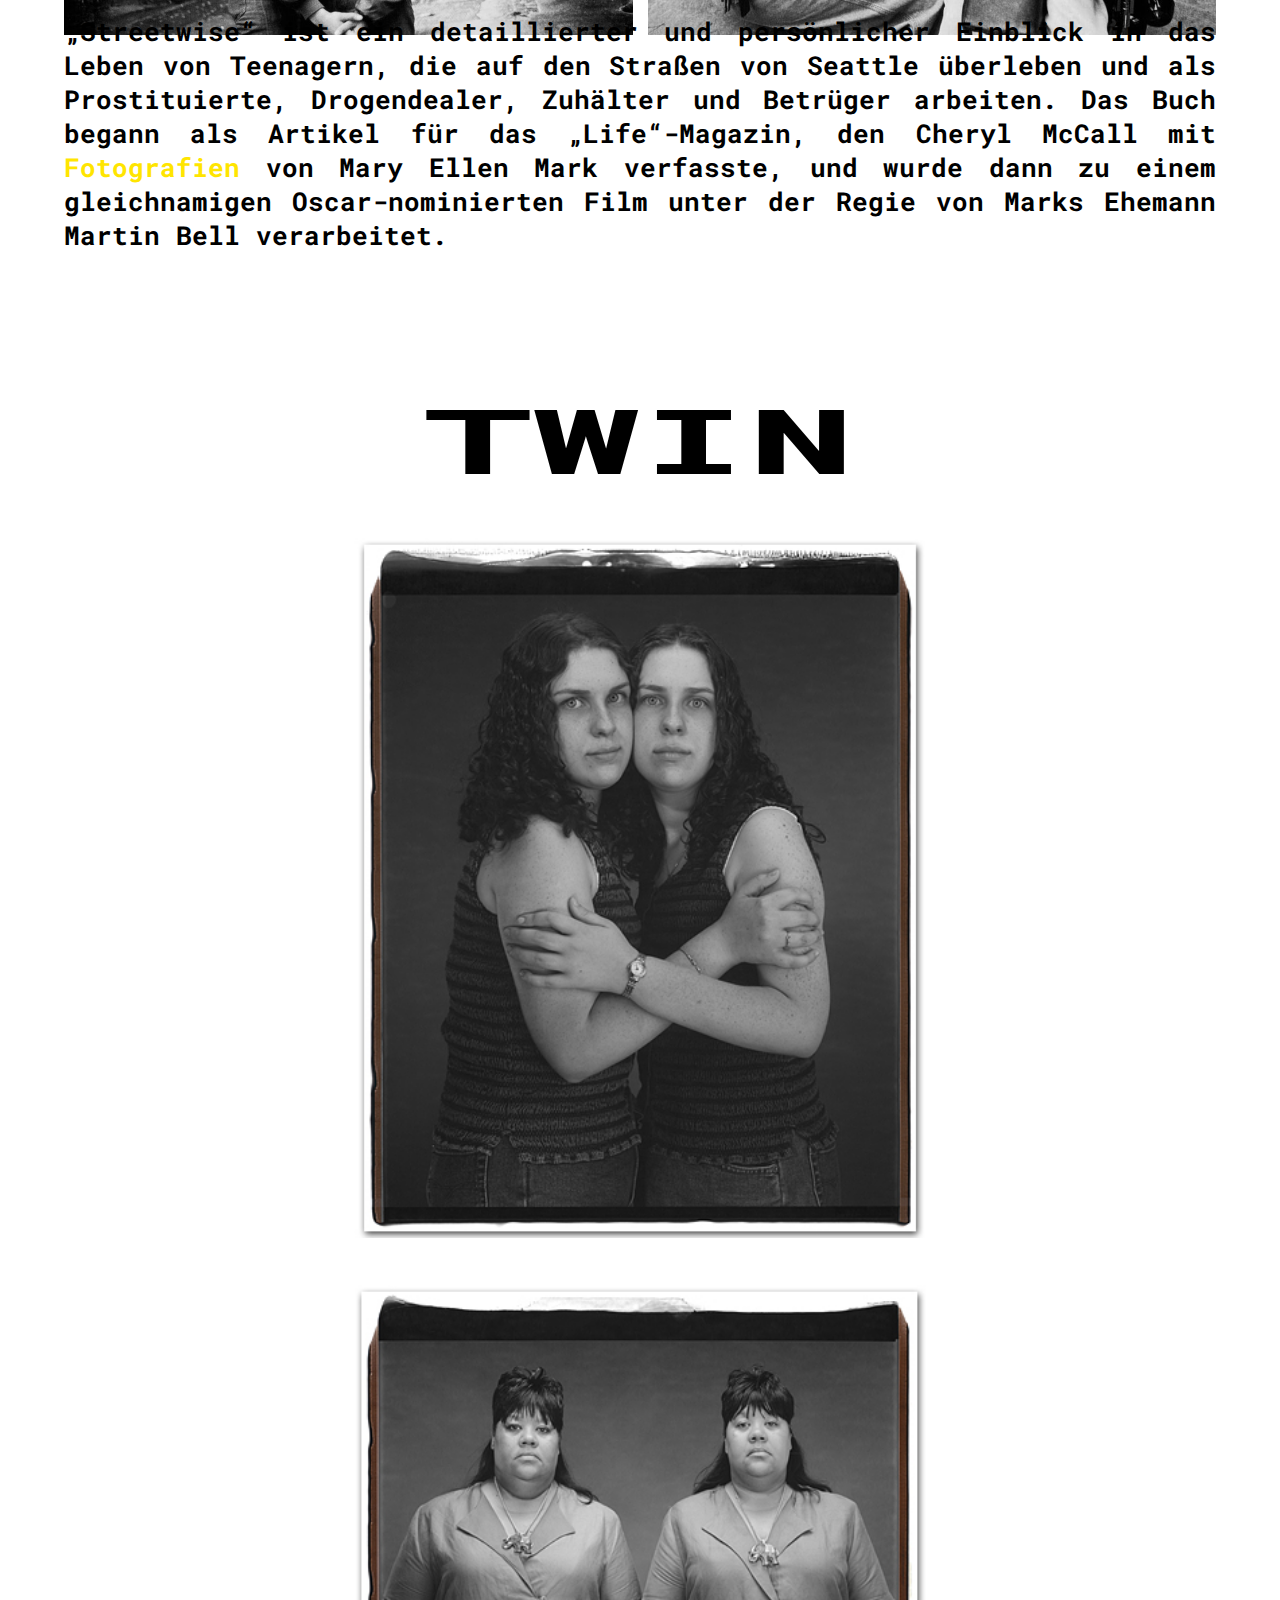
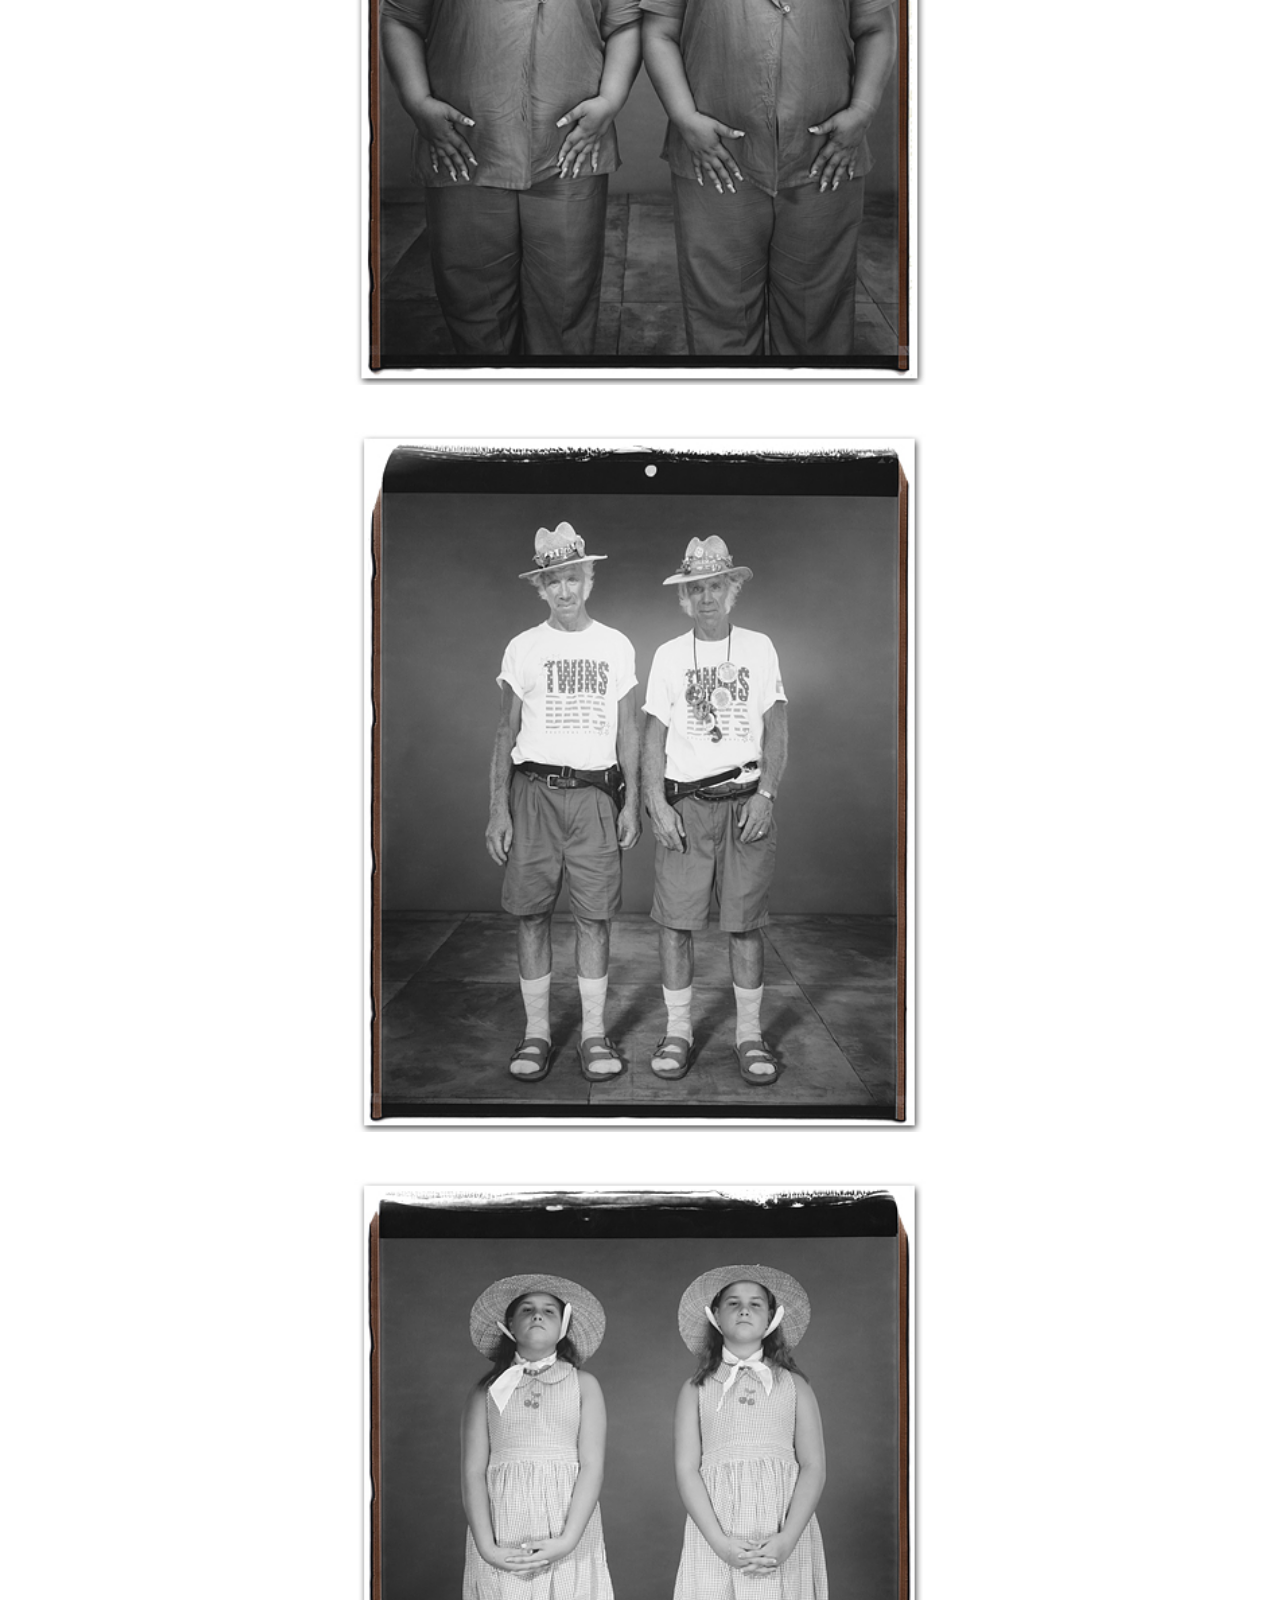
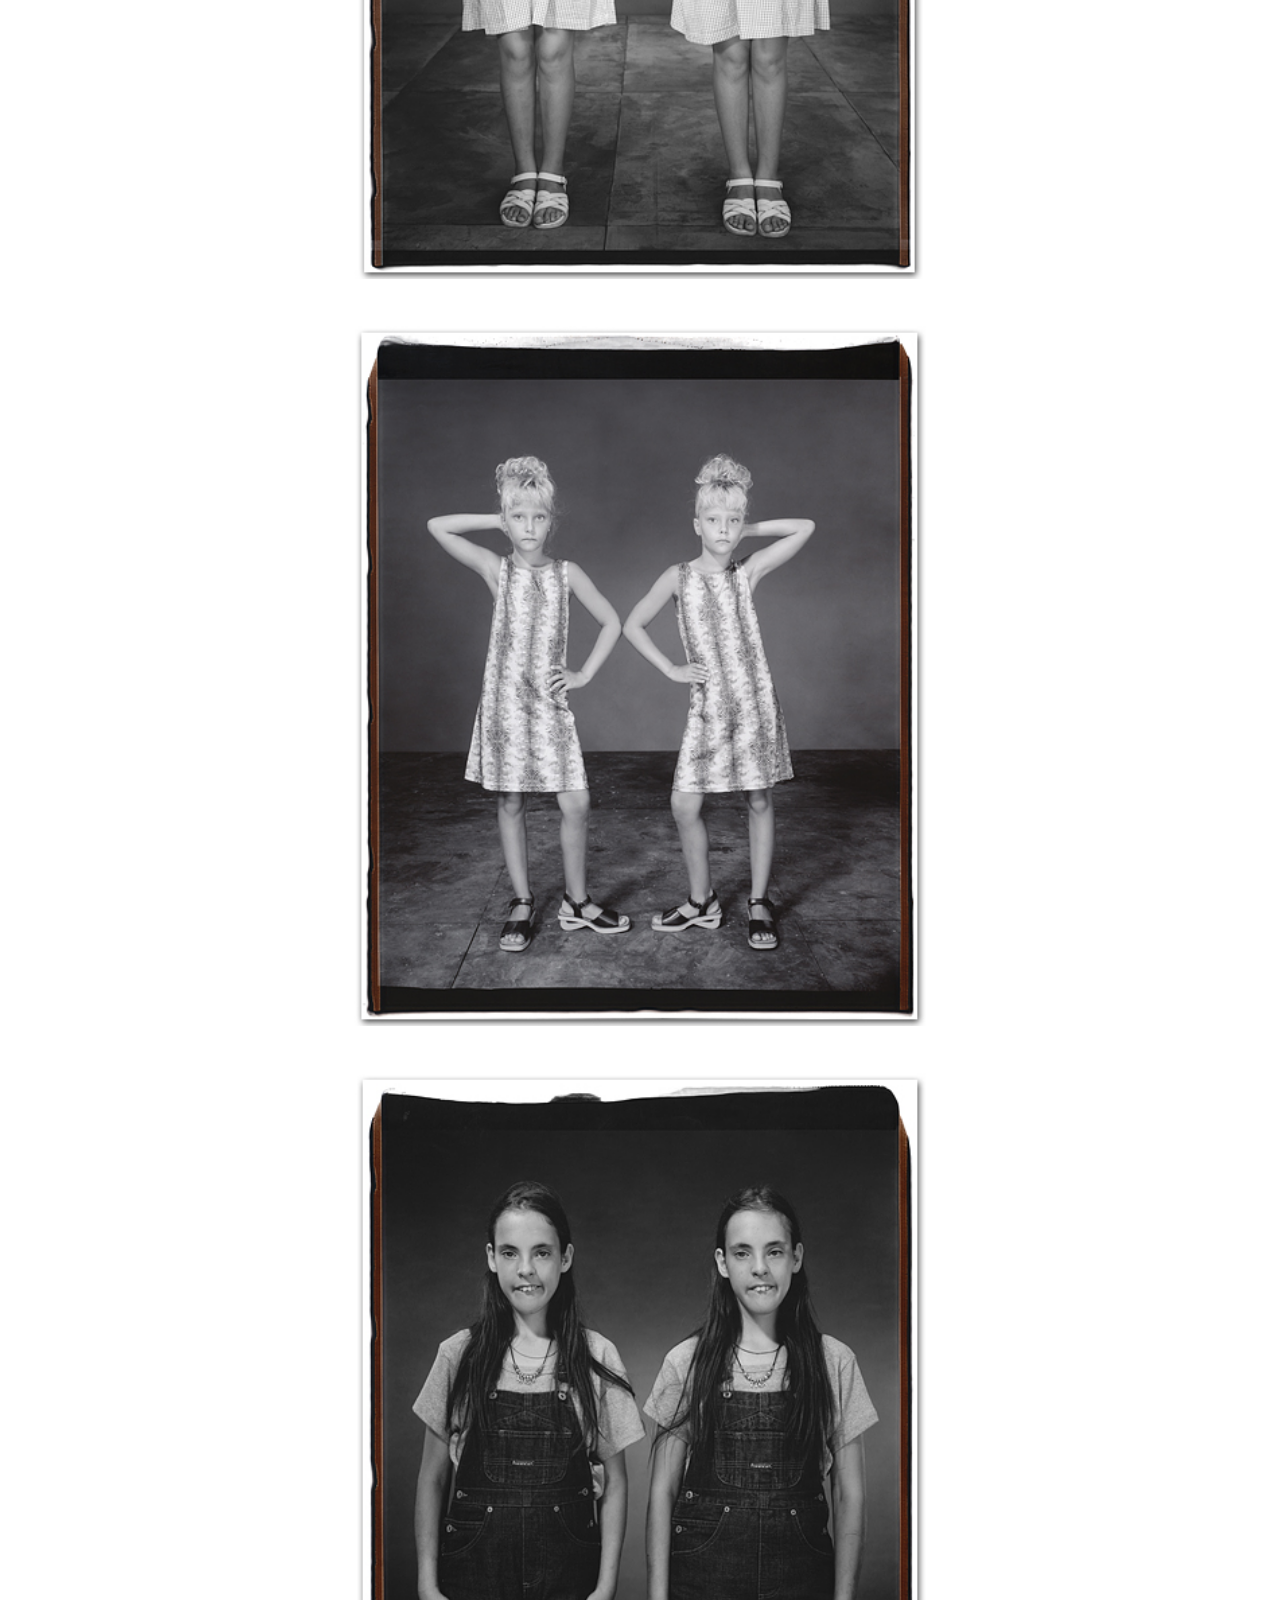
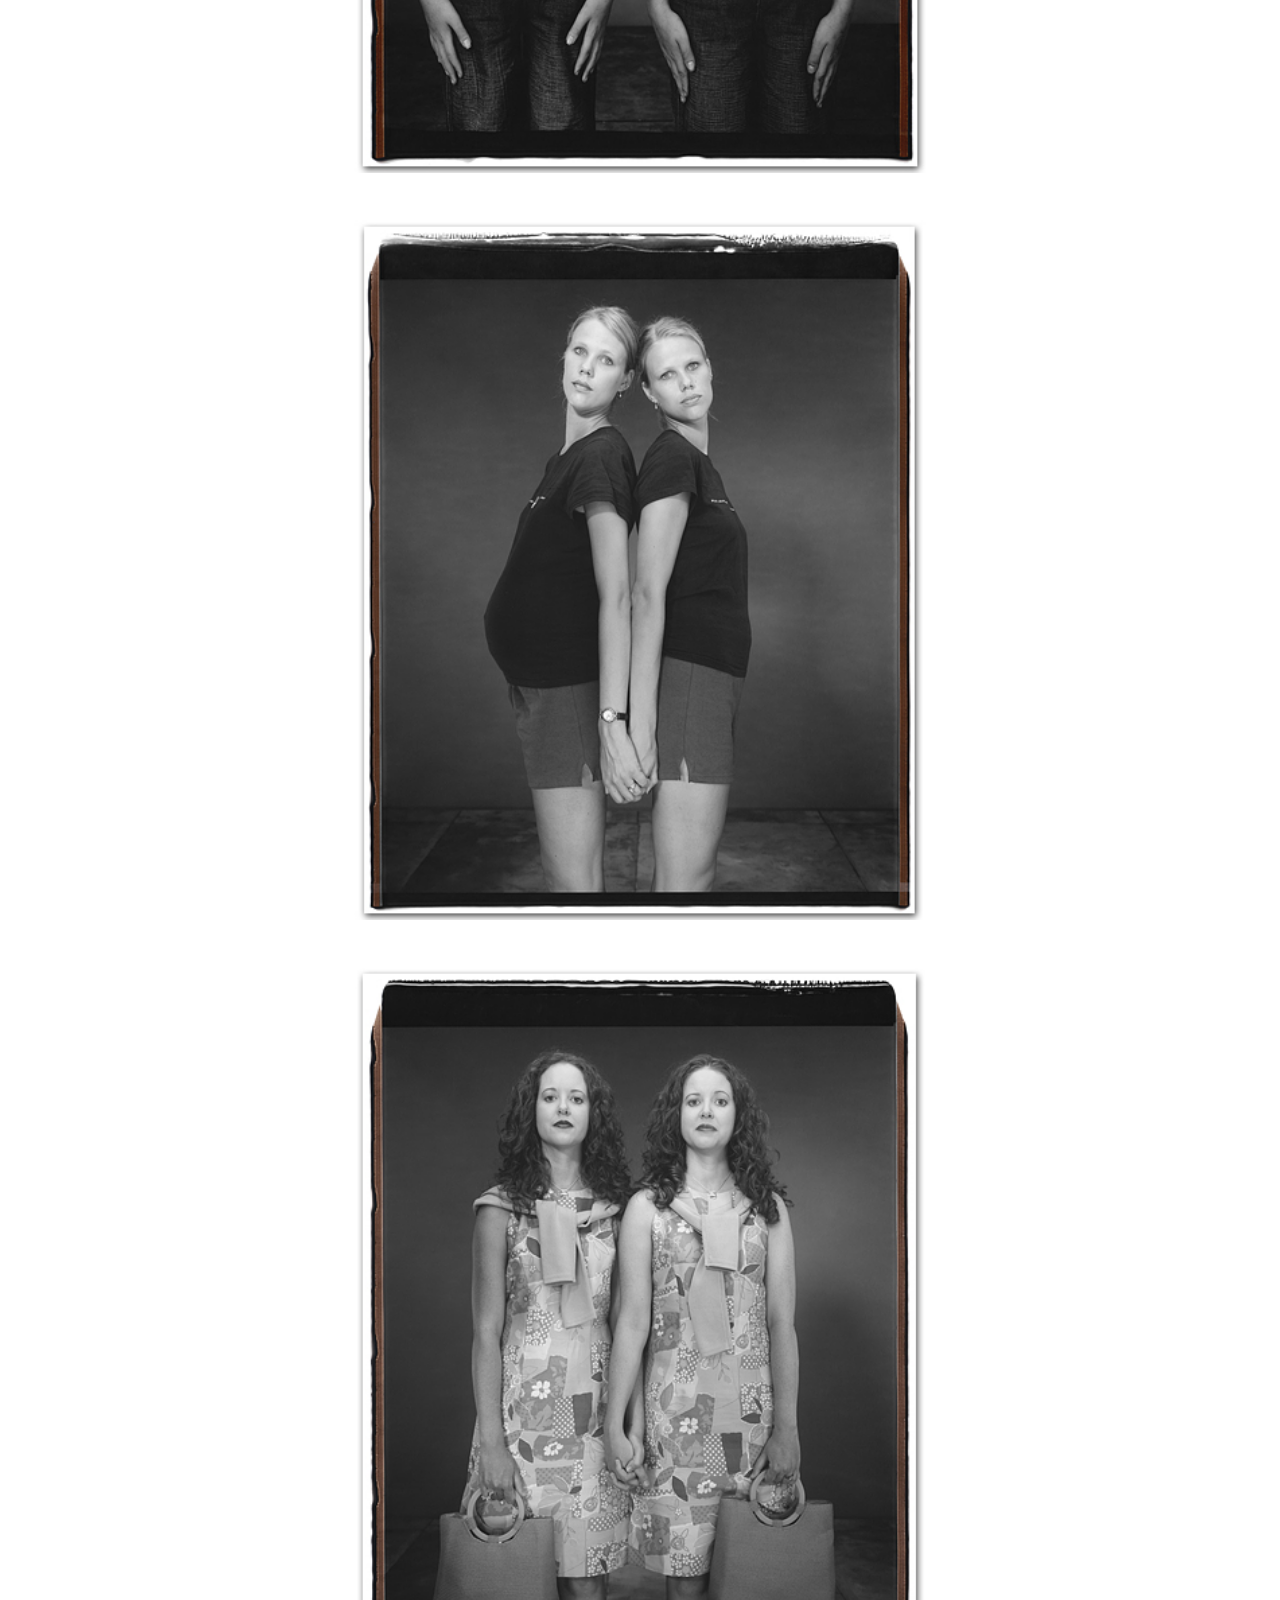
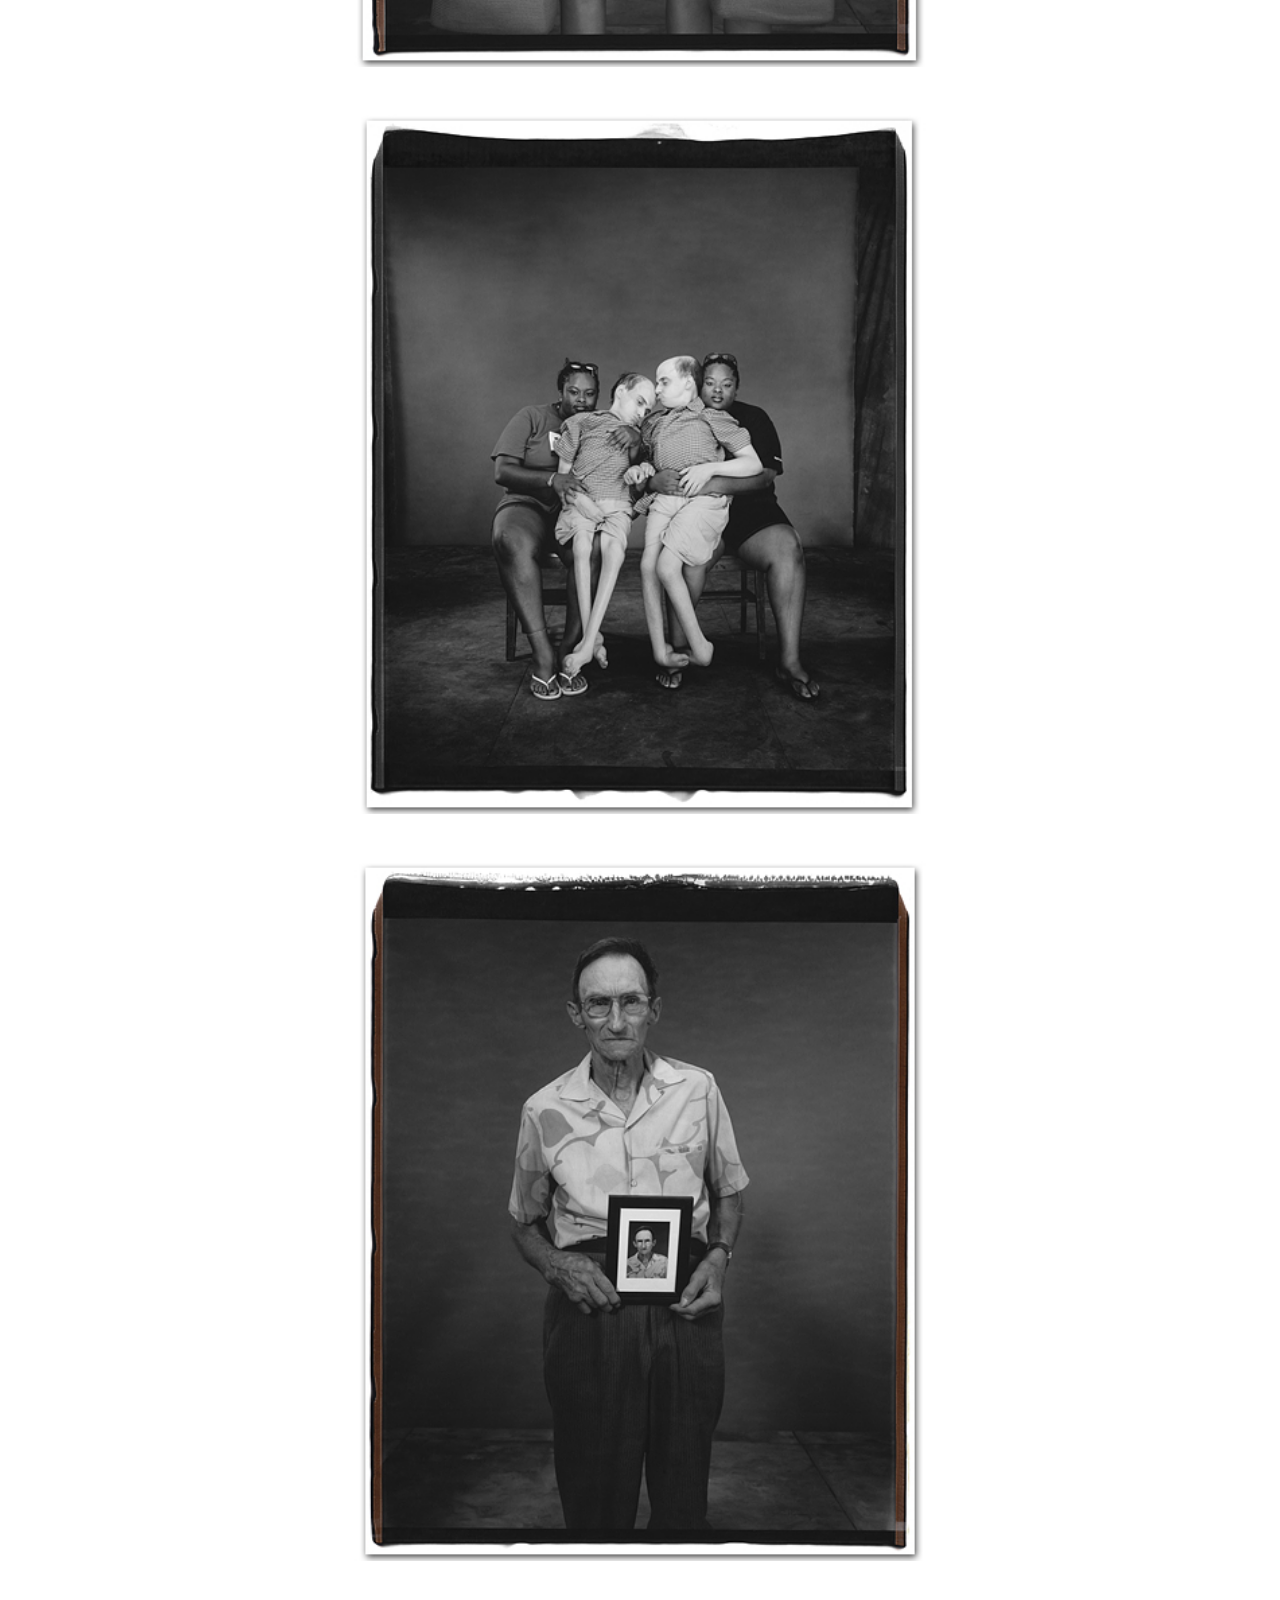
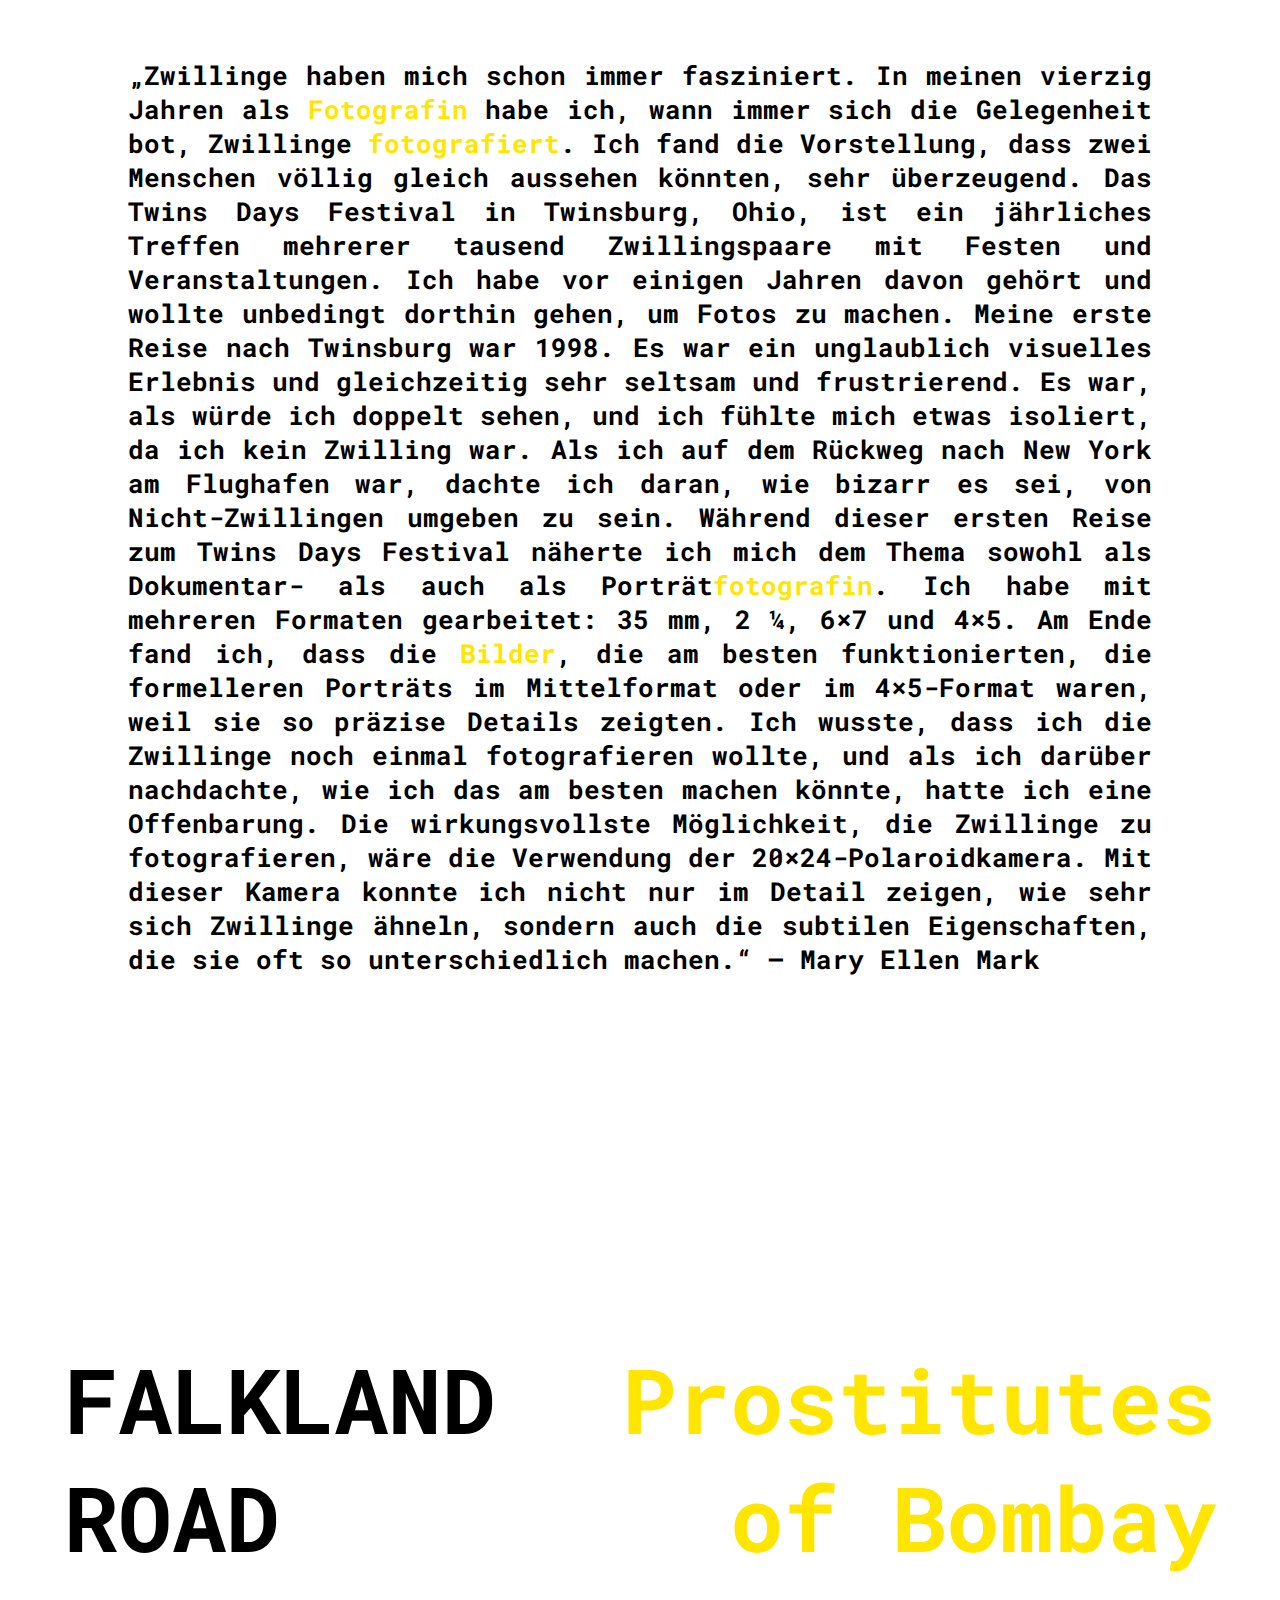
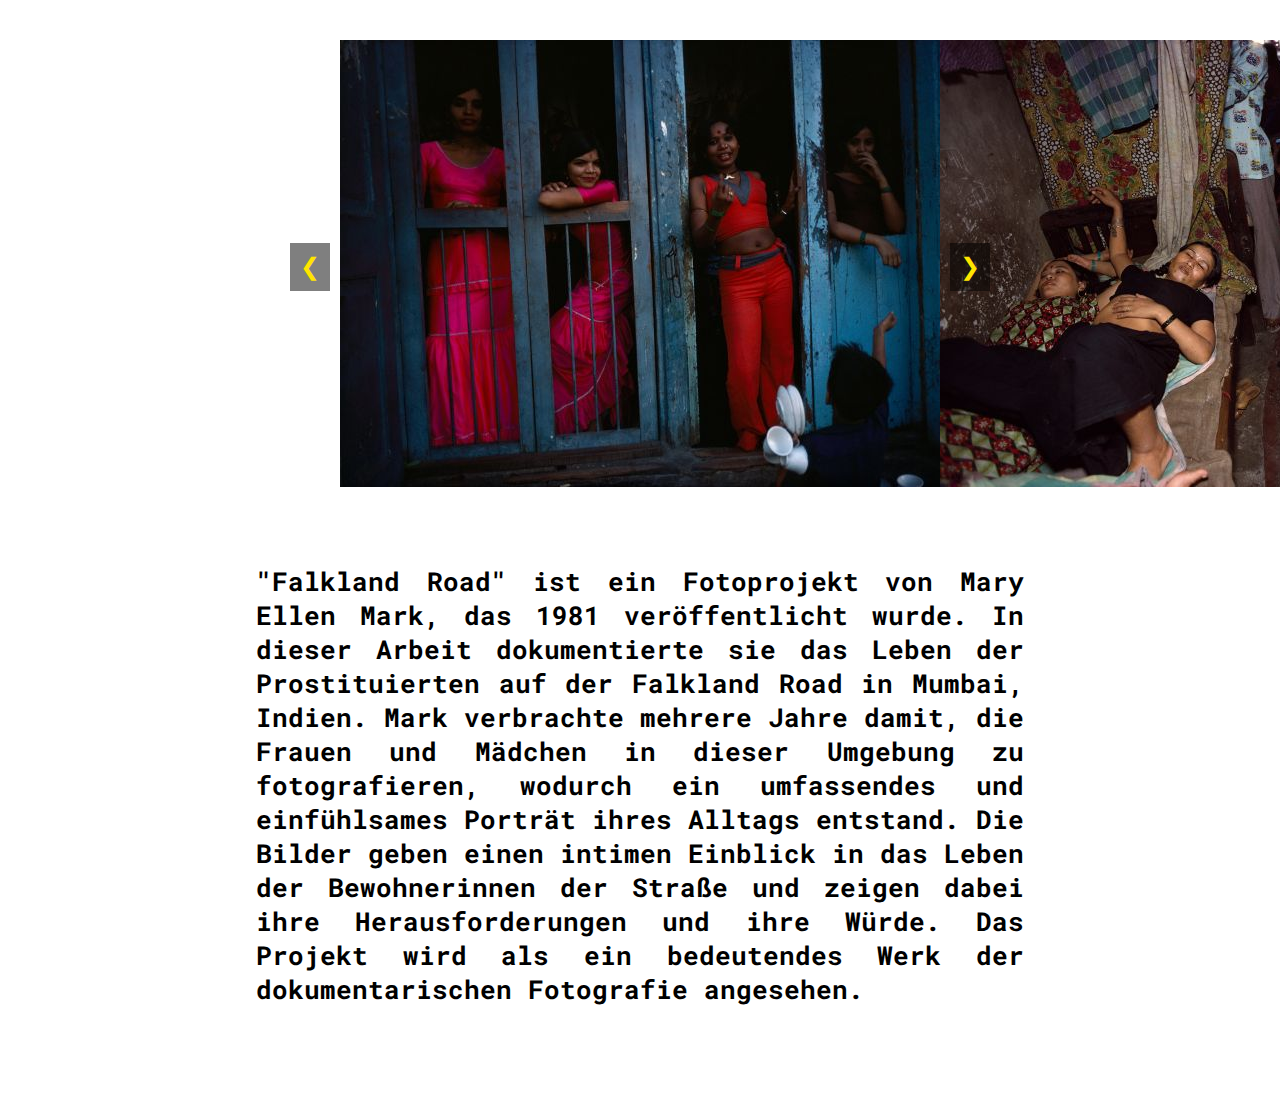
<file: maryellenmark.html>
<!DOCTYPE html>
<html lang="en">

<head>
  <meta charset="UTF-8" />
  <meta name="viewport" content="width=device-width, initial-scale=1.0" />
  <title>mary ellen mark</title>
  <link rel="preconnect" href="https://fonts.googleapis.com" />
  <link rel="preconnect" href="https://fonts.gstatic.com" crossorigin />
  <link
    href="https://fonts.googleapis.com/css2?family=Roboto+Mono:ital,wght@0,100..700;1,100..700&display=swap"
    rel="stylesheet" />

  <link rel="stylesheet" href="style.css" />
</head>
<style>
</style>

<body>

  <div class="custom-cursor" id="js-cursor">
    <div class="cursor__small abs-center" id="js-cursor__small"></div>
    <div class="cursor__big abs-center" id="js-cursor__big">
    </div>
  </div>

  <div id="text">
    <div class="center">
      <h2 id="channel-link" class="wordartistheading fancy"
        style="color: #ffe500;">
        MARY ELLEN MARK
      </h2>
    </div>
  </div>



  <div class="backmenu">
    <nav class="navbar">
      <ul>
        <li>
          <a href="fotografinnen.html" style="font-weight: bold"> BACK </a>
        </li>
      </ul>
      <div style="padding-top: 25px">
        <ul>
          <li>
            <a style="text-decoration: underline" href="index.html"> WRK </a>
          </li>
          <li>
            <a href="maryellenmarkLife.html"> LIFE </a>
          </li>
        </ul>
      </div>
    </nav>
  </div>

  <div id="image-hover-text">
    <figure>
      <img id="cover" src="/maryellenmark-fotos/Ward81/mem_cover.jpeg"
        alt="cover Marry Ellen Mark" width="35%" height="auto" />
      <figcaption class="img-caption">
        Kissing in a bar, New York, 1977, Mary Ellen Mark
      </figcaption>
    </figure>

  </div>


  <div style="display: flex; flex-direction: column; align-items: baseline;">
    <div id="rectangle">
      <div id="text">
        <div style="margin-left: 50px">
          <h3 id="channel-link2" class=" fancy">
            WARD 81
          </h3>
        </div>
      </div>

      <div style="display: flex; width: 100%;">
        <div
          style="display: flex; flex-direction: column; justify-content: space-between; margin-top: 10px; margin-left: 50px; width: 50%; padding-right: 3%;">
          <p id="WARD81text">
            1976 fotografiert war Ward 81 Mary Ellen Marks erstes unabhängiges
            Langzeitprojekt. Mark und die Autorin Karen Folger Jacobs machten
            sich daran, das Leben der Frauen in der geschlossenen Anstalt des
            Oregon State Hospital in Salem zu dokumentieren.Fünf Wochen lang
            fotografierte Mark jeden Tag und Jacobs interviewte die Frauen auf
            Station 81. Nachts schliefen sie in einer leeren Nebenstation.
          </p>

          <figure>
            <img class="image" src="/maryellenmark-fotos/Ward81/434422.jpg"
              width="100%" height="auto" />
            <figcaption class="img-caption"></figcaption>
          </figure>

          <figure>
            <img class="image" src="/maryellenmark-fotos/Ward81/9.jpg"
              width="100%" height="auto" />
            <figcaption class="img-caption"></figcaption>
          </figure>

        </div>


        <div style=" width: 40%; margin-top: 10px">
          <figure>
            <img class="image" src="/maryellenmark-fotos/Ward81/1.jpg"
              width="100%" height="auto" />
            <figcaption class="img-caption"></figcaption>
          </figure>

          <figure>
            <img class="image" src="/maryellenmark-fotos/Ward81/2.jpg"
              width="100%" height="auto" />
            <figcaption class="img-caption"></figcaption>
          </figure>

          <figure>
            <img class="image" src="/maryellenmark-fotos/Ward81/3.jpg"
              width="100%" height="auto" />
            <figcaption class="img-caption"></figcaption>
          </figure>

          <figure>
            <img class="image" src="/maryellenmark-fotos/Ward81/8.jpg"
              width="100%" height="auto" />
            <figcaption class="img-caption"></figcaption>
          </figure>
        </div>
      </div>
    </div>

    <div>
      <p style="color: #ffe500; background-color: black; width: fit-content; ">
        “I feel a bit guilty leaving“
      </p>
    </div>
  </div>




  <div style="padding-left: 5%; padding-right: 5%;">
    <div id="text">
      <div style="margin-top: 200px;">
        <h3 id="channel-link3" class=" fancy">
          Streetwise
        </h3>
      </div>
    </div>
    <div class="container2">
      <div class="gallery">
        <figure class="gallery__item gallery__item--1">
          <img src="/maryellenmark-fotos/streetwise/375931.jpg"
            alt="Gallery image 1" class="gallery__img">
        </figure>

        <figure class="gallery__item gallery__item--2">
          <img src="/maryellenmark-fotos/streetwise/375928.jpg"
            alt="Gallery image 2" class="gallery__img">
        </figure>
        <figure class="gallery__item gallery__item--3">
          <img src="/maryellenmark-fotos/streetwise/375929.jpg"
            alt="Gallery image 3" class="gallery__img">
        </figure>
        <figure class="gallery__item gallery__item--4">
          <img src="/maryellenmark-fotos/streetwise/IMG_8193.jpg"
            alt="Gallery image 4" class="gallery__img">
        </figure>
        <figure class="gallery__item gallery__item--5">
          <img src="/maryellenmark-fotos/streetwise/IMG_8197-1024x679.jpg"
            alt="Gallery image 5" class="gallery__img">
        </figure>
        <figure class="gallery__item gallery__item--6">
          <img src="/maryellenmark-fotos/streetwise/IMG_8198-1024x673.jpg"
            alt="Gallery image 6" class="gallery__img">
        </figure>
        <figure class="gallery__item gallery__item--6">
          <img src="/maryellenmark-fotos/streetwise/IMG_8203-1024x682.jpg"
            alt="Gallery image 6" class="gallery__img">
        </figure>
      </div>
    </div>
    <p id="StreetwiseText" style="margin-top: -100px;">
      „Streetwise“ ist ein detaillierter und persönlicher Einblick in das
      Leben von Teenagern, die auf den Straßen von Seattle überleben und als
      Prostituierte, Drogendealer, Zuhälter und Betrüger arbeiten. Das Buch
      begann als Artikel für das „Life“-Magazin, den Cheryl McCall mit
      Fotografien von Mary Ellen Mark verfasste, und wurde dann zu einem
      gleichnamigen Oscar-nominierten Film unter der Regie von Marks Ehemann
      Martin Bell verarbeitet.
    </p>
  </div>

  <div id="twinheading" style="margin-top: 10% ;">
    <h3 class="center mirror ">
      TWIN
    </h3>
  </div>


  <!-- TWIN second option

      <div id=" text" style="display: flex; padding-top: 100px;">
    <h3 id="channel-link4" class="center fancy mirror">
      TWIN
    </h3>
    <h3 class="center word " style="font-size: 120px;">
      |
    </h3>
    <h3 id="channel-link5" class="center fancy">
      NIWT
    </h3>
  </div>
   -->


  <div class="center">
    <figure>
      <img src="/maryellenmark-fotos/twins/mary-ellen-mark-twins-2.jpg"
        width="700px" height="auto" />
      <figcaption class="img-caption">
      </figcaption>
    </figure>
    <figure>
      <img src="/maryellenmark-fotos/twins/mary-ellen-mark-twins-3.jpg"
        width="700px" height="auto" />
      <figcaption class="img-caption">
      </figcaption>
    </figure>
    <figure>
      <img src="/maryellenmark-fotos/twins/mary-ellen-mark-twins-4.jpg"
        width="700px" height="auto" />
      <figcaption class="img-caption">
      </figcaption>
    </figure>
    <figure>
      <img src="/maryellenmark-fotos/twins/mary-ellen-mark-twins-5.jpg"
        width="700px" height="auto" />
      <figcaption class="img-caption">
      </figcaption>
    </figure>
    <figure>
      <img src="/maryellenmark-fotos/twins/mary-ellen-mark-twins-6.jpg"
        width="700px" height="auto" />
      <figcaption class="img-caption">
      </figcaption>
    </figure>
    <figure>
      <img src="/maryellenmark-fotos/twins/mary-ellen-mark-twins-7.jpg"
        width="700px" height="auto" />
      <figcaption class="img-caption">
      </figcaption>
    </figure>
    <figure>
      <img src="/maryellenmark-fotos/twins/mary-ellen-mark-twins-8.jpg"
        width="700px" height="auto" />
      <figcaption class="img-caption">
      </figcaption>
    </figure>
    <figure>
      <img src="/maryellenmark-fotos/twins/mary-ellen-mark-twins-9.jpg"
        width="700px" height="auto" />
      <figcaption class="img-caption">
      </figcaption>
    </figure>
    <figure>
      <img src="/maryellenmark-fotos/twins/mary-ellen-mark-twins-13.jpg"
        width="700px" height="auto" />
      <figcaption class="img-caption">
      </figcaption>
    </figure>
    <figure>
      <img src="/maryellenmark-fotos/twins/mary-ellen-mark-twins-14.jpg"
        width="700px" height="auto" />
      <figcaption class="img-caption">
      </figcaption>
    </figure>
  </div>

  <div class="center" style="width: 80%; padding-top: 50px;">
    <p id="TwinsText">
      „Zwillinge haben mich schon immer fasziniert. In meinen vierzig Jahren
      als Fotografin habe ich, wann immer sich die Gelegenheit bot, Zwillinge
      fotografiert. Ich fand die Vorstellung, dass zwei Menschen völlig gleich
      aussehen könnten, sehr überzeugend.

      Das Twins Days Festival in Twinsburg, Ohio, ist ein jährliches Treffen
      mehrerer tausend Zwillingspaare mit Festen und Veranstaltungen. Ich habe
      vor einigen Jahren davon gehört und wollte unbedingt dorthin gehen, um
      Fotos zu machen. Meine erste Reise nach Twinsburg war 1998. Es war ein
      unglaublich visuelles Erlebnis und gleichzeitig sehr seltsam und
      frustrierend. Es war, als würde ich doppelt sehen, und ich fühlte mich
      etwas isoliert, da ich kein Zwilling war. Als ich auf dem Rückweg nach
      New York am Flughafen war, dachte ich daran, wie bizarr es sei, von
      Nicht-Zwillingen umgeben zu sein.

      Während dieser ersten Reise zum Twins Days Festival näherte ich mich dem
      Thema sowohl als Dokumentar- als auch als Porträtfotografin. Ich habe mit
      mehreren Formaten gearbeitet: 35 mm, 2 ¼, 6×7 und 4×5. Am Ende fand ich,
      dass die Bilder, die am besten funktionierten, die formelleren Porträts
      im Mittelformat oder im 4×5-Format waren, weil sie so präzise Details
      zeigten. Ich wusste, dass ich die Zwillinge noch einmal fotografieren
      wollte, und als ich darüber nachdachte, wie ich das am besten machen
      könnte, hatte ich eine Offenbarung. Die wirkungsvollste Möglichkeit, die
      Zwillinge zu fotografieren, wäre die Verwendung der
      20×24-Polaroidkamera. Mit dieser Kamera konnte ich nicht nur im Detail
      zeigen, wie sehr sich Zwillinge ähneln, sondern auch die subtilen
      Eigenschaften, die sie oft so unterschiedlich machen.“ – Mary Ellen Mark
    </p>
  </div>

  <div class="center"
    style="display: flex; justify-content: space-between; padding-top: 300px; width: 100%; margin:5%">
    <h3>FALKLAND ROAD</h3>
    <h3 style="text-align: right; color: #ffe500;">Prostitutes of Bombay</h3>
  </div>

  <div class="carousel-container">
    <div class="carousel">
      <div class="carousel__viewport">
        <div class="carousel__slide">
          <img
            src="maryellenmark-fotos/falkland road/In pictures_ Vintage photos from Mumbai’s notorious Falkland Road _ CNN_files/231221104154-11-mary-ellen-mark-fauklands-road.jpg"
            alt="Image 1">
        </div>
        <div class="carousel__slide">
          <img
            src="maryellenmark-fotos/falkland road/In pictures_ Vintage photos from Mumbai’s notorious Falkland Road _ CNN_files/231221104208-08-mary-ellen-mark-fauklands-road.jpg"
            alt="Image 2">
        </div>
        <div class="carousel__slide">
          <img
            src="maryellenmark-fotos/falkland road/In pictures_ Vintage photos from Mumbai’s notorious Falkland Road _ CNN_files/231221104223-03-mary-ellen-mark-fauklands-road.jpg"
            alt="Image 3">
        </div>
        <div class="carousel__slide">
          <img
            src="maryellenmark-fotos/falkland road/In pictures_ Vintage photos from Mumbai’s notorious Falkland Road _ CNN_files/231221104239-05-mary-ellen-mark-fauklands-road.jpg"
            alt="Image 3">
        </div>
        <div class="carousel__slide">
          <img
            src="maryellenmark-fotos/falkland road/In pictures_ Vintage photos from Mumbai’s notorious Falkland Road _ CNN_files/231221104255-10-mary-ellen-mark-fauklands-road.jpg"
            alt="Image 3">
        </div>

        <div class="carousel__slide">
          <img
            src="maryellenmark-fotos/falkland road/In pictures_ Vintage photos from Mumbai’s notorious Falkland Road _ CNN_files/231221104329-02-mary-ellen-mark-fauklands-road.jpg"
            alt="Image 3">
        </div>

      </div>
      <button class="carousel__prev"
        aria-label="Previous slide">&#10094;</button>
      <button class="carousel__next" aria-label="Next slide">&#10095;</button>
    </div>
  </div>

  <p class="center" style="margin-top: 70px;margin-bottom: 100px; width: 60%;">
    "Falkland Road" ist
    ein Fotoprojekt
    von Mary
    Ellen Mark, das 1981
    veröffentlicht wurde. In dieser Arbeit dokumentierte sie das Leben der
    Prostituierten auf der Falkland Road in Mumbai, Indien. Mark verbrachte
    mehrere Jahre damit, die Frauen und Mädchen in dieser Umgebung zu
    fotografieren, wodurch ein umfassendes und einfühlsames Porträt ihres
    Alltags entstand. Die Bilder geben einen intimen Einblick in das Leben der
    Bewohnerinnen der Straße und zeigen dabei ihre Herausforderungen und ihre
    Würde. Das Projekt wird als ein bedeutendes Werk der dokumentarischen
    Fotografie angesehen.</p>

  <script src="mouse.js"></script>
  <script src="main.js"></script>



</body>

</html>
</file>
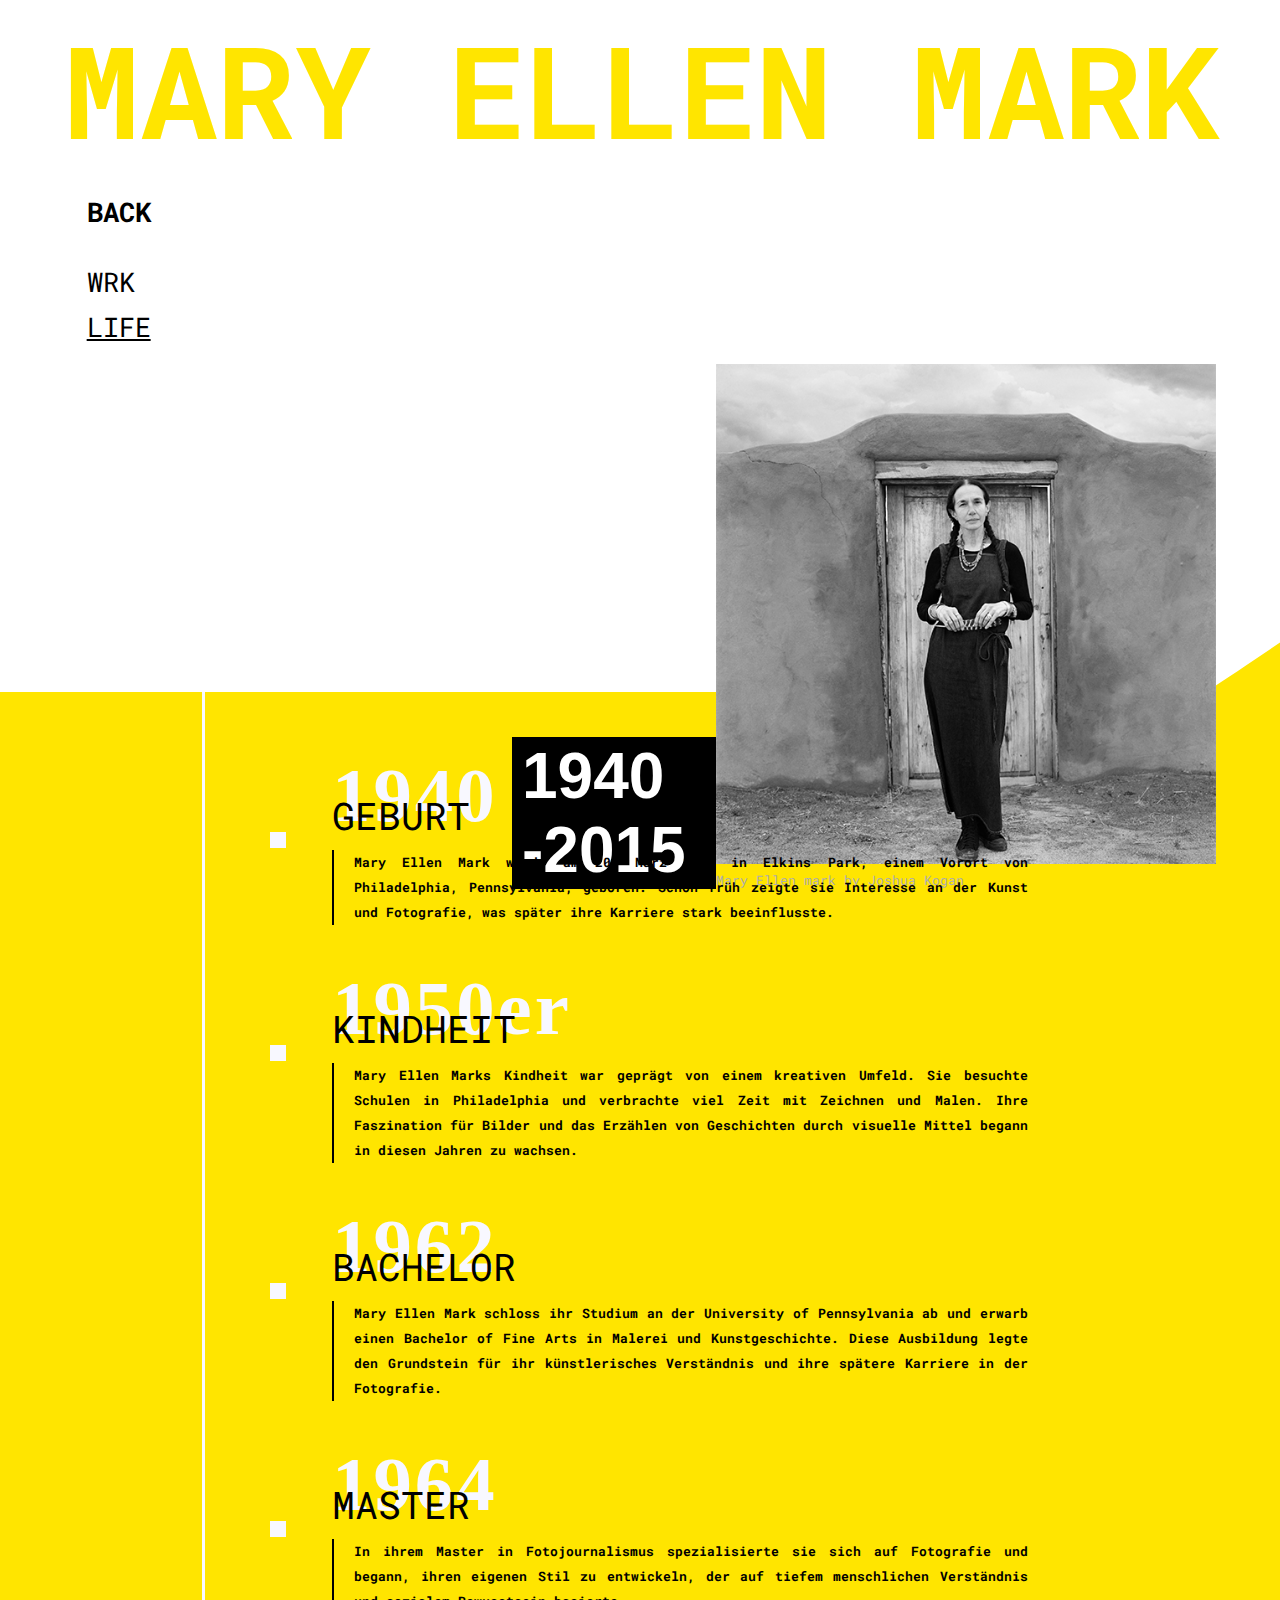
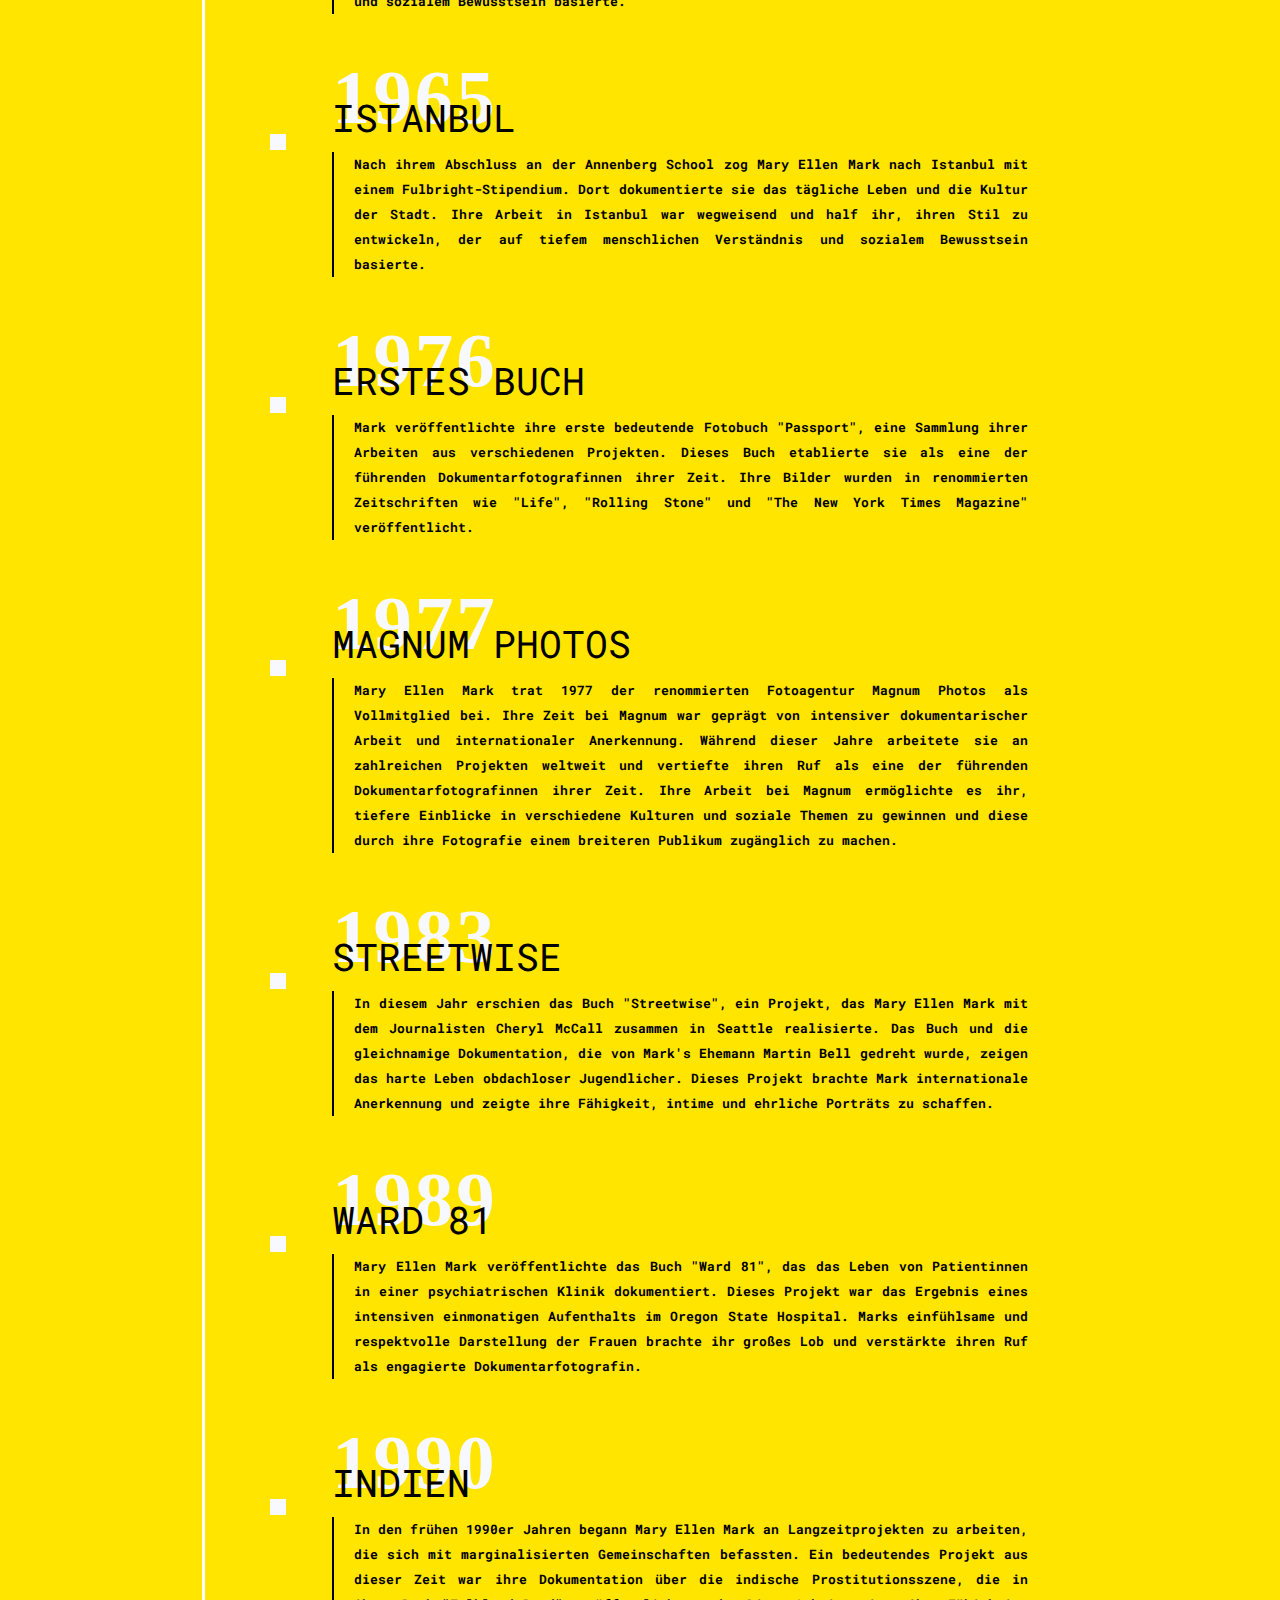
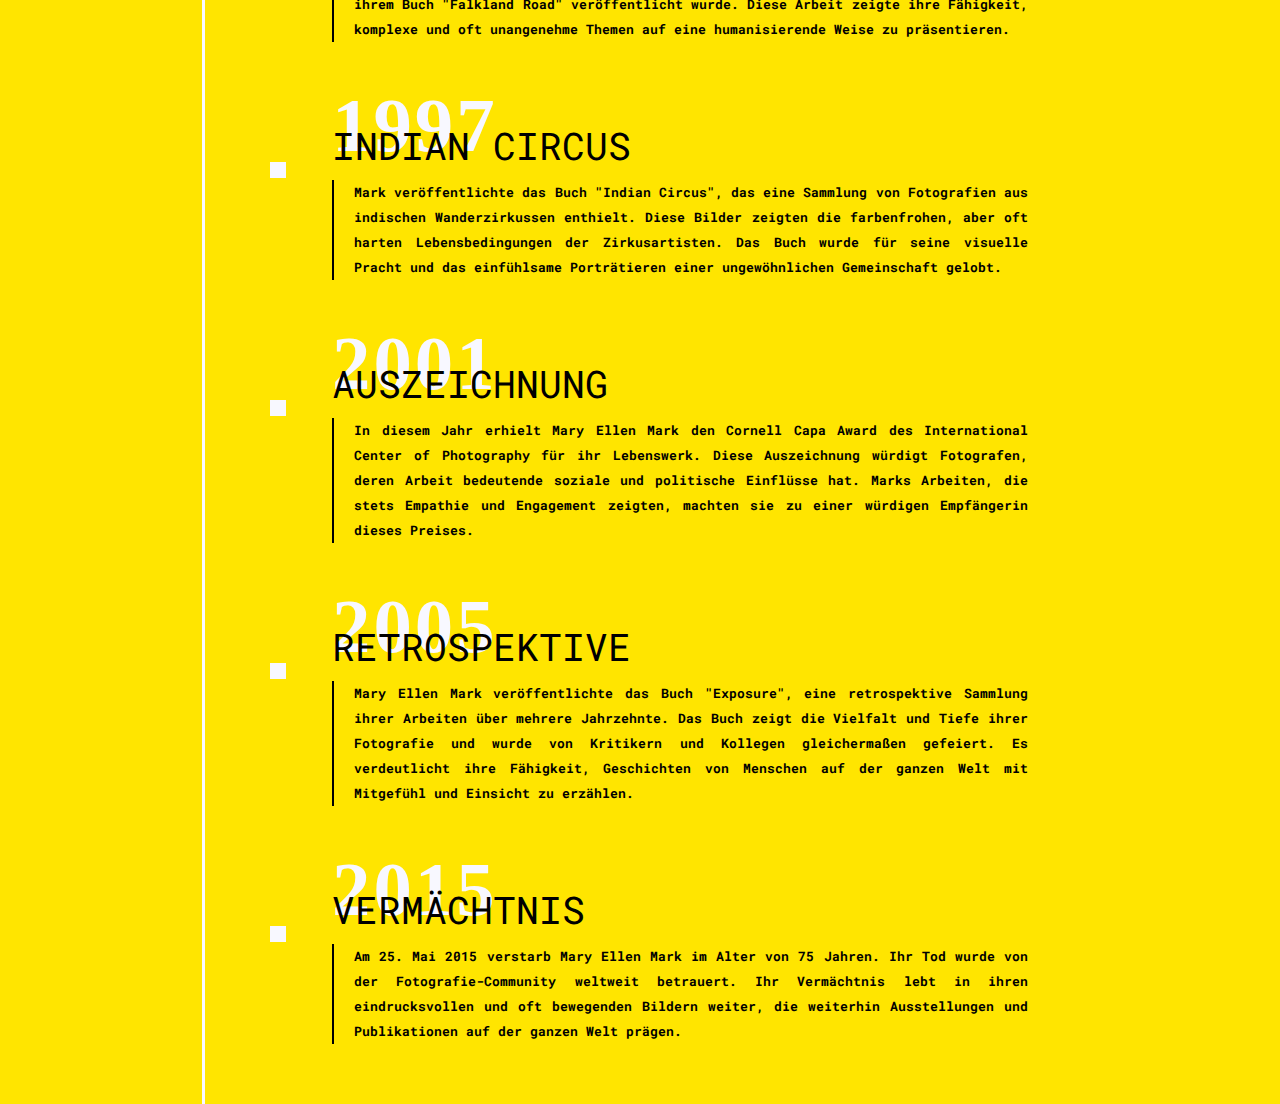
<file: maryellenmarkLife.html>
<!DOCTYPE html>
<html lang="en">

<head>
    <meta charset="UTF-8">
    <meta name="viewport" content="width=device-width, initial-scale=1.0">
    <link rel="preconnect" href="https://fonts.googleapis.com" />
    <link rel="preconnect" href="https://fonts.gstatic.com" crossorigin />
    <link
        href="https://fonts.googleapis.com/css2?family=Roboto+Mono:ital,wght@0,100..700;1,100..700&display=swap"
        rel="stylesheet" />
    <link rel="stylesheet" href="style.css" />
    <title>mary ellen mark</title>
</head>

<body>

    <div id="text">
        <div class="center">
            <h2 id="channel-link" class="wordartistheading fancy"
                style="color: #ffe500;">
                MARY ELLEN MARK
            </h2>
        </div>
    </div>

    <div class="backmenu">
        <nav class="navbar">
            <ul>
                <li>
                    <a href="fotografinnen.html" style="font-weight: bold"> BACK
                    </a>
                </li>
            </ul>
            <div style="padding-top: 25px">
                <ul>
                    <li>
                        <a href="maryellenmark.html"> WRK </a>
                    </li>
                    <li>
                        <a style="text-decoration: underline"
                            href="maryellenmarkLife.html">
                            LIFE </a>
                    </li>
                </ul>
            </div>
        </nav>
    </div>

    <div class="lifeCover">
        <div class="thickbuttonopticartist">1940 -2015</div>

        <figure>
            <img src="/maryellenmark-fotos/Mary-Ellen-Mark-by-Joshua-Kogan-sq.jpg"
                width="500px" height="auto" />
            <figcaption class="img-caption"> Mary Ellen mark by Joshua Kogan
            </figcaption>
        </figure>

    </div>

    <div class="spacer yellowWave" style="margin-top: -700px; padding: 20px;">
    </div>

    <div style="background-color: #ffe500; ">
        <div class="timeline" style=" margin-top: -350px;">
            <div class="column">
                <div class="title">
                    <div class="bigdate">1940</div>
                    <div class="secHeading">Geburt</div>
                </div>
                <div class="description">
                    <p>Mary Ellen Mark wurde am 20. März 1940 in Elkins Park,
                        einem Vorort von Philadelphia, Pennsylvania, geboren.
                        Schon früh zeigte sie Interesse an der Kunst und
                        Fotografie, was später ihre Karriere stark beeinflusste.
                    </p>
                </div>
            </div>

            <div class="column">
                <div class="title">
                    <div class="bigdate">1950er</div>
                    <div class="secHeading">Kindheit</div>
                </div>
                <div class="description">
                    <p>Mary Ellen Marks Kindheit war geprägt von einem kreativen
                        Umfeld. Sie besuchte Schulen in Philadelphia und
                        verbrachte viel Zeit mit Zeichnen und Malen. Ihre
                        Faszination für Bilder und das Erzählen von Geschichten
                        durch visuelle Mittel begann in diesen Jahren zu
                        wachsen.</p>
                </div>
            </div>
            <div class="column">
                <div class="title">
                    <div class="bigdate">1962</div>
                    <div class="secHeading">Bachelor</div>
                </div>
                <div class="description">
                    <p>Mary Ellen Mark schloss ihr Studium an der University of
                        Pennsylvania ab und erwarb einen Bachelor of Fine Arts
                        in Malerei und Kunstgeschichte. Diese Ausbildung legte
                        den Grundstein für ihr künstlerisches Verständnis und
                        ihre spätere Karriere in der Fotografie.</p>
                </div>
            </div>

            <div class="column">
                <div class="title">
                    <div class="bigdate">1964</div>
                    <div class="secHeading">Master</div>
                </div>
                <div class="description">
                    <p>In ihrem Master in Fotojournalismus spezialisierte sie
                        sich auf Fotografie und begann, ihren eigenen Stil zu
                        entwickeln, der auf tiefem menschlichen Verständnis und
                        sozialem Bewusstsein basierte.</p>
                </div>
            </div>

            <div class="column">
                <div class="title">
                    <div class="bigdate">1965</div>
                    <div class="secHeading">Istanbul</div>
                </div>
                <div class="description">
                    <p>Nach ihrem Abschluss an der Annenberg School zog Mary
                        Ellen Mark nach Istanbul mit einem Fulbright-Stipendium.
                        Dort dokumentierte sie das tägliche Leben und die Kultur
                        der Stadt. Ihre Arbeit in Istanbul war wegweisend und
                        half ihr, ihren Stil zu entwickeln, der auf tiefem
                        menschlichen Verständnis und sozialem Bewusstsein
                        basierte.</p>
                </div>
            </div>

            <div class="column">
                <div class="title">
                    <div class="bigdate">1976</div>
                    <div class="secHeading">Erstes Buch</div>
                </div>
                <div class="description">
                    <p>Mark veröffentlichte ihre erste bedeutende Fotobuch
                        "Passport", eine Sammlung ihrer Arbeiten aus
                        verschiedenen Projekten. Dieses Buch etablierte sie als
                        eine der führenden Dokumentarfotografinnen ihrer Zeit.
                        Ihre Bilder wurden in renommierten Zeitschriften wie
                        "Life", "Rolling Stone" und "The New York Times
                        Magazine" veröffentlicht.</p>
                </div>
            </div>

            <div class="column">
                <div class="title">
                    <div class="bigdate">1977</div>
                    <div class="secHeading">Magnum Photos</div>
                </div>
                <div class="description">
                    <p>Mary Ellen Mark trat 1977 der renommierten Fotoagentur
                        Magnum Photos als Vollmitglied bei. Ihre Zeit bei Magnum
                        war geprägt von intensiver dokumentarischer Arbeit und
                        internationaler Anerkennung. Während dieser Jahre
                        arbeitete sie an zahlreichen Projekten weltweit und
                        vertiefte ihren Ruf als eine der führenden
                        Dokumentarfotografinnen ihrer Zeit. Ihre Arbeit bei
                        Magnum ermöglichte es ihr, tiefere Einblicke in
                        verschiedene Kulturen und soziale Themen zu gewinnen und
                        diese durch ihre Fotografie einem breiteren Publikum
                        zugänglich zu machen.</p>
                </div>
            </div>


            <div class="column">
                <div class="title">
                    <div class="bigdate">1983</div>
                    <div class="secHeading">Streetwise</div>
                </div>
                <div class="description">
                    <p>In diesem Jahr erschien das Buch "Streetwise", ein
                        Projekt, das Mary Ellen Mark mit dem Journalisten Cheryl
                        McCall zusammen in Seattle realisierte. Das Buch und die
                        gleichnamige Dokumentation, die von Mark's Ehemann
                        Martin Bell gedreht wurde, zeigen das harte Leben
                        obdachloser Jugendlicher. Dieses Projekt brachte Mark
                        internationale Anerkennung und zeigte ihre Fähigkeit,
                        intime und ehrliche Porträts zu schaffen.</p>
                </div>
            </div>

            <div class="column">
                <div class="title">
                    <div class="bigdate">1989</div>
                    <div class="secHeading">Ward 81</div>
                </div>
                <div class="description">
                    <p>Mary Ellen Mark veröffentlichte das Buch "Ward 81", das
                        das Leben von Patientinnen in einer psychiatrischen
                        Klinik dokumentiert. Dieses Projekt war das Ergebnis
                        eines intensiven einmonatigen Aufenthalts im Oregon
                        State Hospital. Marks einfühlsame und respektvolle
                        Darstellung der Frauen brachte ihr großes Lob und
                        verstärkte ihren Ruf als engagierte
                        Dokumentarfotografin.</p>
                </div>
            </div>

            <div class="column">
                <div class="title">
                    <div class="bigdate">1990</div>
                    <div class="secHeading">Indien</div>
                </div>
                <div class="description">
                    <p>In den frühen 1990er Jahren begann Mary Ellen Mark an
                        Langzeitprojekten zu arbeiten, die sich mit
                        marginalisierten Gemeinschaften befassten. Ein
                        bedeutendes Projekt aus dieser Zeit war ihre
                        Dokumentation über die indische Prostitutionsszene, die
                        in ihrem Buch "Falkland Road" veröffentlicht wurde.
                        Diese Arbeit zeigte ihre Fähigkeit, komplexe und oft
                        unangenehme Themen auf eine humanisierende Weise zu
                        präsentieren.</p>
                </div>
            </div>

            <div class="column">
                <div class="title">
                    <div class="bigdate">1997</div>
                    <div class="secHeading">Indian Circus</div>
                </div>
                <div class="description">
                    <p>Mark veröffentlichte das Buch "Indian Circus", das eine
                        Sammlung von Fotografien aus indischen Wanderzirkussen
                        enthielt. Diese Bilder zeigten die farbenfrohen, aber
                        oft harten Lebensbedingungen der Zirkusartisten. Das
                        Buch wurde für seine visuelle Pracht und das einfühlsame
                        Porträtieren einer ungewöhnlichen Gemeinschaft gelobt.
                    </p>
                </div>
            </div>

            <div class="column">
                <div class="title">
                    <div class="bigdate">2001</div>
                    <div class="secHeading">Auszeichnung</div>
                </div>
                <div class="description">
                    <p>In diesem Jahr erhielt Mary Ellen Mark den Cornell Capa
                        Award des International Center of Photography für ihr
                        Lebenswerk. Diese Auszeichnung würdigt Fotografen, deren
                        Arbeit bedeutende soziale und politische Einflüsse hat.
                        Marks Arbeiten, die stets Empathie und Engagement
                        zeigten, machten sie zu einer würdigen Empfängerin
                        dieses Preises.</p>
                </div>
            </div>

            <div class="column">
                <div class="title">
                    <div class="bigdate">2005</div>
                    <div class="secHeading">Retrospektive</div>
                </div>
                <div class="description">
                    <p>Mary Ellen Mark veröffentlichte das Buch "Exposure", eine
                        retrospektive Sammlung ihrer Arbeiten über mehrere
                        Jahrzehnte. Das Buch zeigt die Vielfalt und Tiefe ihrer
                        Fotografie und wurde von Kritikern und Kollegen
                        gleichermaßen gefeiert. Es verdeutlicht ihre Fähigkeit,
                        Geschichten von Menschen auf der ganzen Welt mit
                        Mitgefühl und Einsicht zu erzählen.</p>
                </div>
            </div>

            <div class="column">
                <div class="title">
                    <div class="bigdate">2015</div>
                    <div class="secHeading">Vermächtnis</div>
                </div>
                <div class="description">
                    <p>Am 25. Mai 2015 verstarb Mary Ellen Mark im Alter von 75
                        Jahren. Ihr Tod wurde von der Fotografie-Community
                        weltweit betrauert. Ihr Vermächtnis lebt in ihren
                        eindrucksvollen und oft bewegenden Bildern weiter, die
                        weiterhin Ausstellungen und Publikationen auf der ganzen
                        Welt prägen.</p>
                </div>
            </div>



        </div>
    </div>



    <script src="mouse.js"></script>
    <script src="main.js"></script>

</body>

</html>
</file>
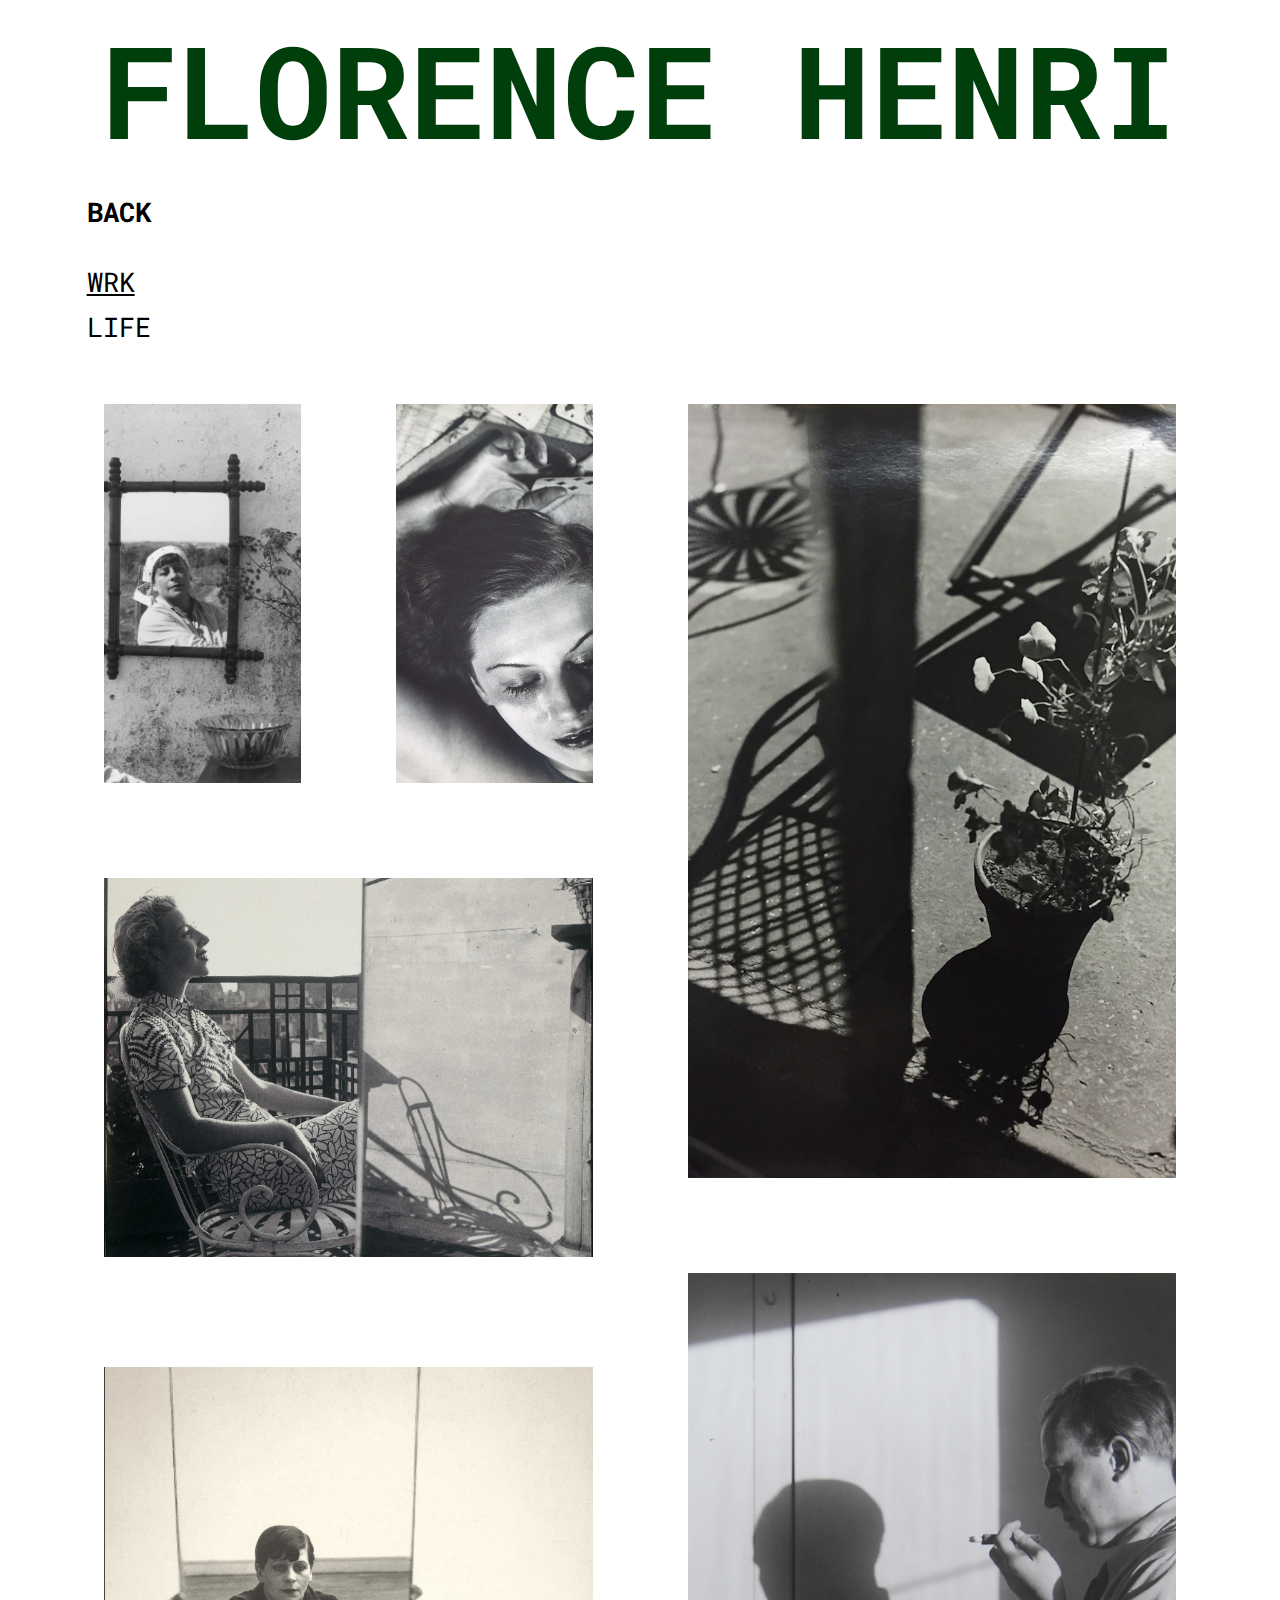
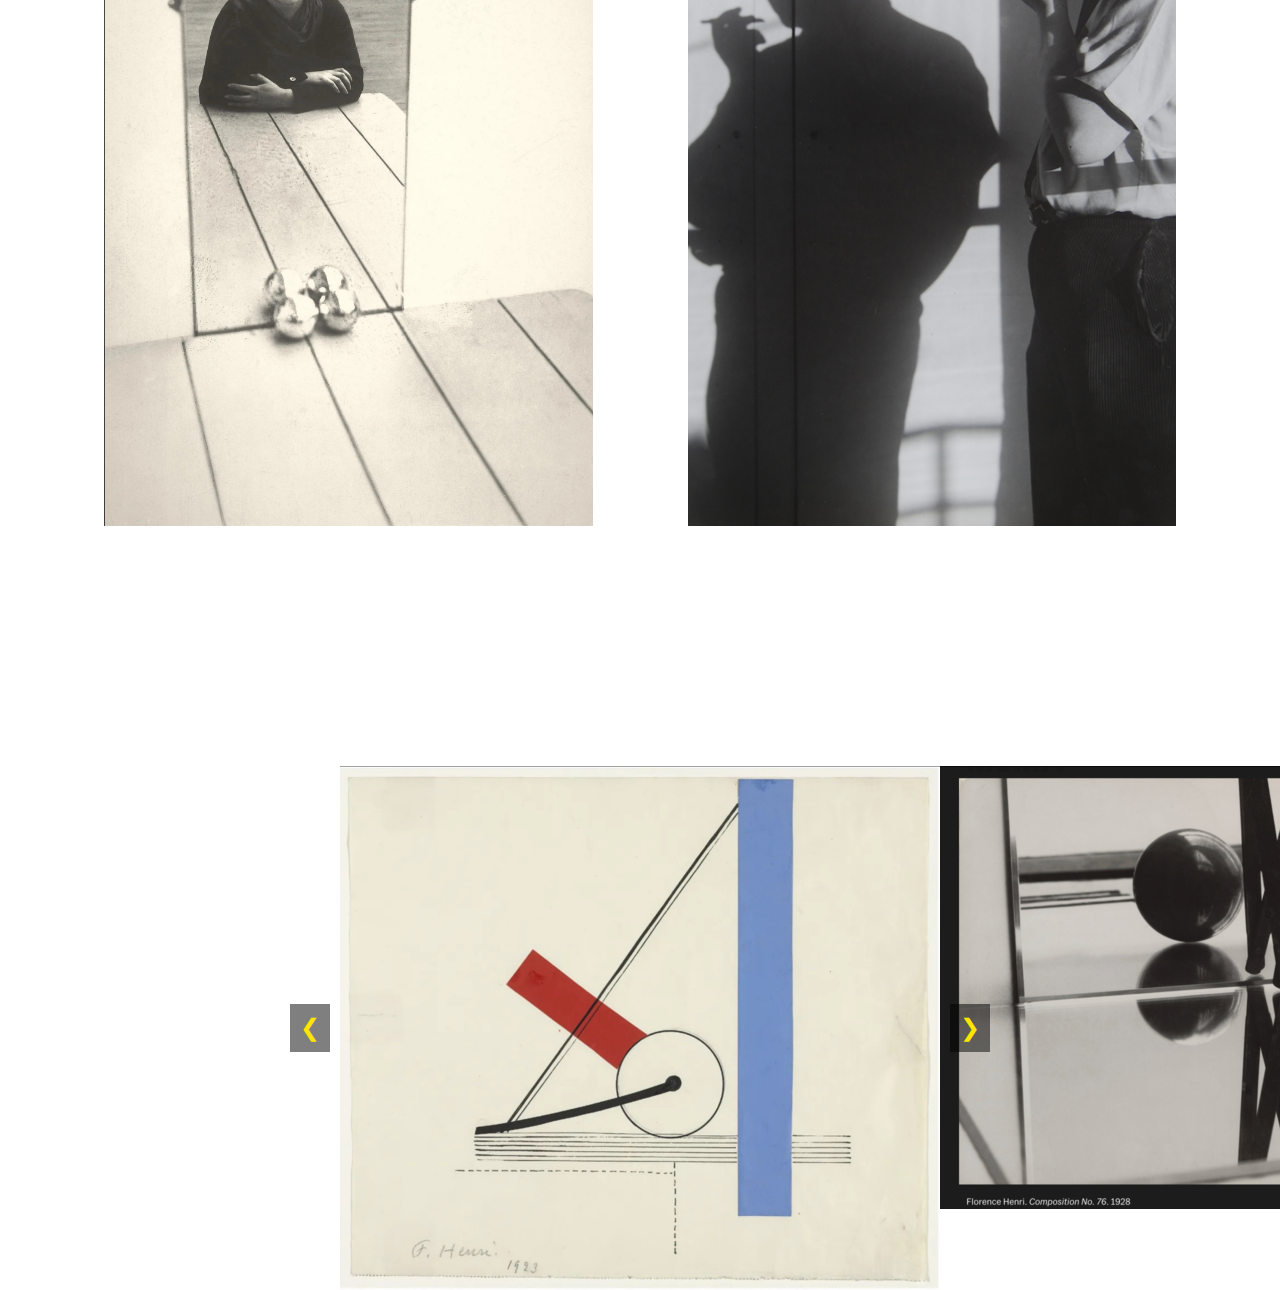
<file: florenceHenri/florencehenri.html>
<html lang="en">

<head>
    <meta charset="UTF-8" />
    <meta name="viewport" content="width=device-width, initial-scale=1.0" />
    <title>florence henri</title>
    <link rel="preconnect" href="https://fonts.googleapis.com" />
    <link rel="preconnect" href="https://fonts.gstatic.com" crossorigin />
    <link
        href="https://fonts.googleapis.com/css2?family=Roboto+Mono:ital,wght@0,100..700;1,100..700&display=swap"
        rel="stylesheet" />
    <link rel="stylesheet" href="../style.css" />
</head>

<body>

    <div id="text">
        <div class="center">
            <h2 id="channel-link" class="wordartistheading fancy"
                style="color: #003e0b">
                FLORENCE HENRI
            </h2>
        </div>
    </div>

    <div class="backmenu">
        <nav class="navbar">
            <ul>
                <li>
                    <a href="../fotografinnen.html" style="font-weight: bold">
                        BACK </a>
                </li>
            </ul>
            <div style="padding-top: 25px">
                <ul>
                    <li>
                        <a style="text-decoration: underline"
                            href="florencehenri.html"> WRK
                        </a>
                    </li>
                    <li>
                        <a href="florencehenriLife.html"> LIFE </a>
                    </li>
                </ul>
            </div>
        </nav>
    </div>




    <div class="gallery center" style="width: 90%;">
        <figure class="gallery__item gallery__item--7">
            <img src="florencehenri-fotos/Autoportrait.jpg"
                alt="Gallery image 7" class="gallery__img">
        </figure>
        <figure class="gallery__item gallery__item--8">
            <img src="florencehenri-fotos/Femme-Aux-Cartes.jpg"
                alt="Gallery image 8" class="gallery__img">
        </figure>
        <figure class="gallery__item gallery__item--9">
            <img src="florencehenri-fotos/Florence-Henri-Composition-FRONT.jpg"
                alt="Gallery image 9" class="gallery__img">
        </figure>
        <figure class="gallery__item gallery__item--14">
            <img src="florencehenri-fotos/Screen-Shot-2016-07-29-at-10.25.13.png"
                alt="Gallery image 10" class="gallery__img">
        </figure>
        <figure class="gallery__item gallery__item--13">
            <img src="florencehenri-fotos/Screen-Shot-2018-11-05-at-15.27.43.png"
                alt="Gallery image 11" class="gallery__img">
        </figure>
        <figure class="gallery__item gallery__item--15">
            <img src="florencehenri-fotos/Bildschirmfoto 2024-08-13 um 08.58.39.png"
                alt="Gallery image 11" class="gallery__img">
        </figure>
    </div>


    <div class="carousel-container" style="margin-top: 200px;">
        <div class="carousel">
            <div class="carousel__viewport">
                <div class="carousel__slide">
                    <img src="florencehenri-fotos/Bildschirmfoto 2024-08-13 um 10.07.55.png"
                        alt="Image 1">
                </div>

                <div class="carousel__slide">
                    <img src="florencehenri-fotos/Bildschirmfoto 2024-08-13 um 10.08.04.png"
                        alt="Image 3">
                </div>
                <div class="carousel__slide">
                    <img src="florencehenri-fotos/Bildschirmfoto 2024-08-13 um 10.08.12.png"
                        alt="Image 3">
                </div>
                <div class="carousel__slide">
                    <img src="florencehenri-fotos/Bildschirmfoto 2024-08-13 um 10.08.19.png"
                        alt="Image 3">
                </div>

                <div class="carousel__slide">
                    <img src="florencehenri-fotos/Bildschirmfoto 2024-08-13 um 10.08.44.png"
                        alt="Image 3">
                </div>
                <div class="carousel__slide">
                    <img src="florencehenri-fotos/Bildschirmfoto 2024-08-13 um 10.08.52.png"
                        alt="Image 3">
                </div>

                <div class="carousel__slide">
                    <img src="florencehenri-fotos/Bildschirmfoto 2024-08-13 um 10.08.58.png"
                        alt="Image 3">
                </div>

            </div>
            <button class="carousel__prev"
                aria-label="Previous slide">&#10094;</button>
            <button class="carousel__next"
                aria-label="Next slide">&#10095;</button>
        </div>
    </div>




    <script src="../main.js"></script>
    <script src="../mouse.js"></script>
</body>

</html>
</file>
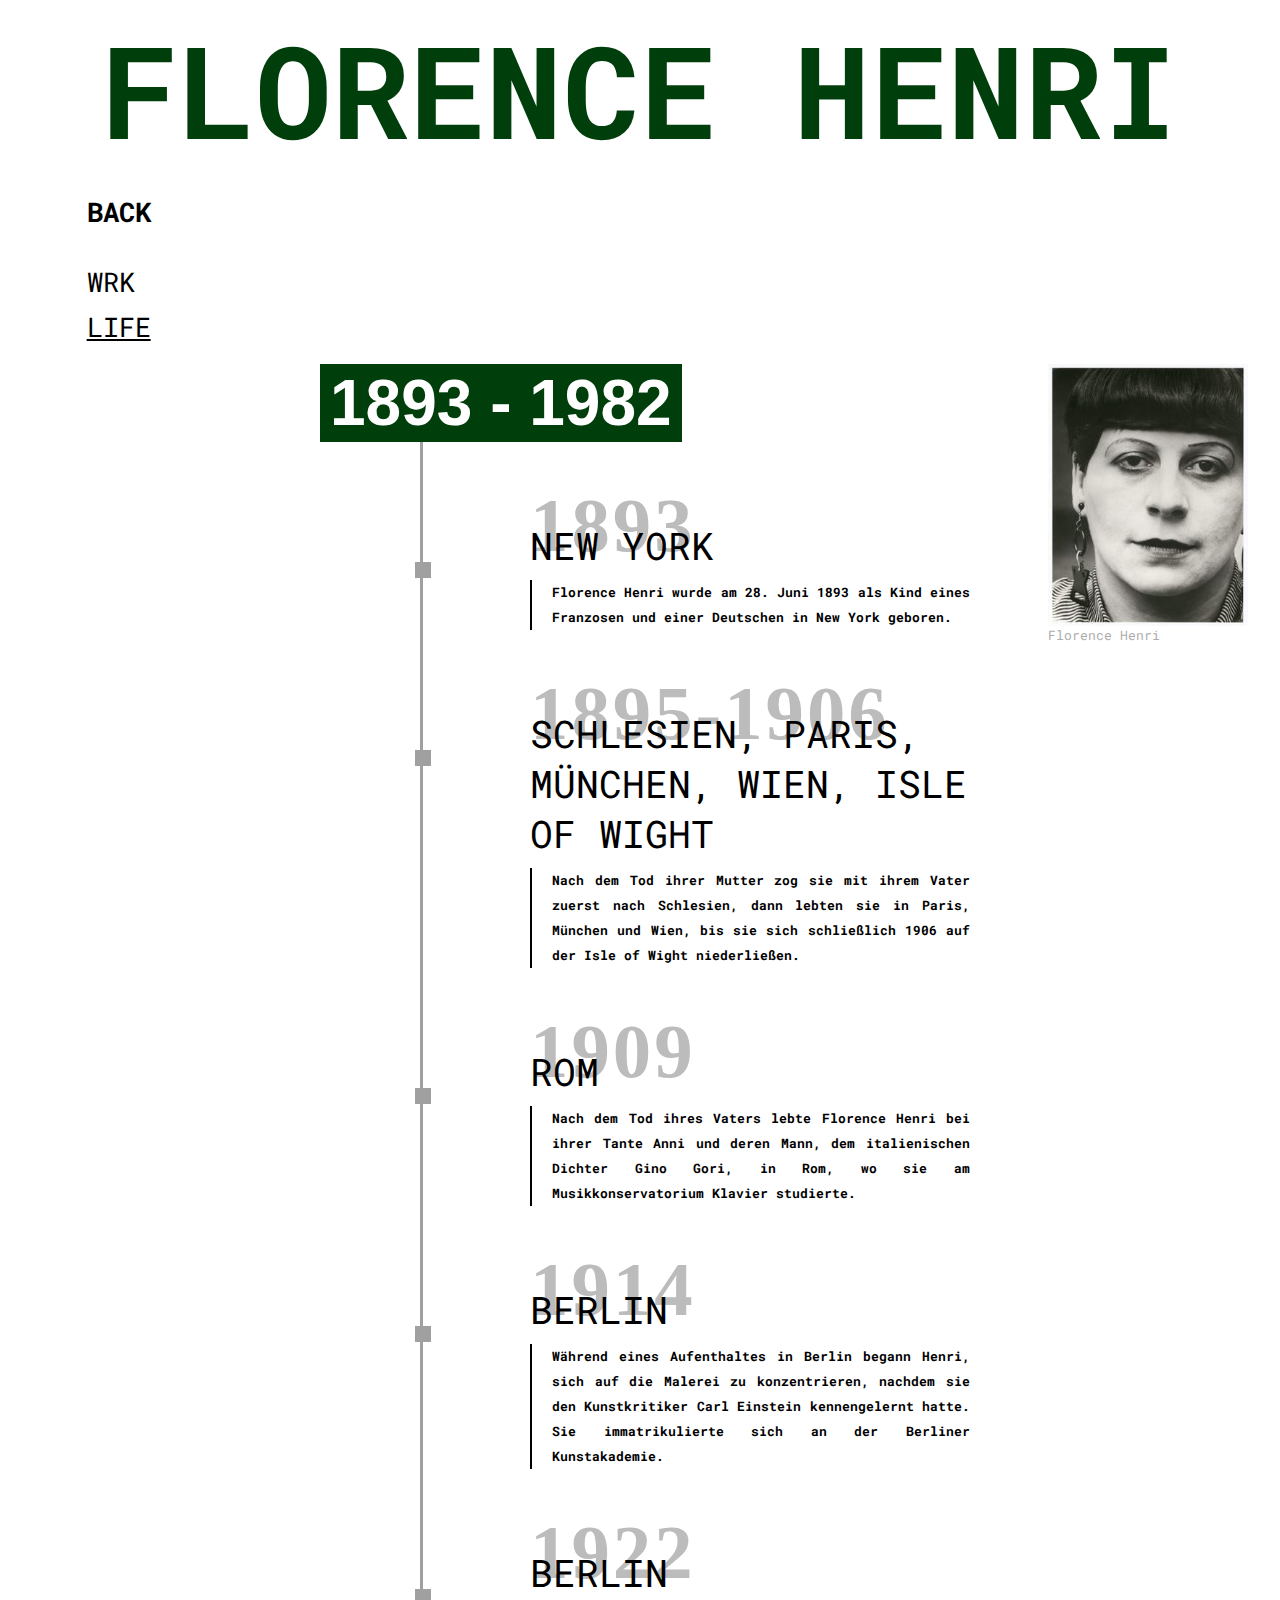
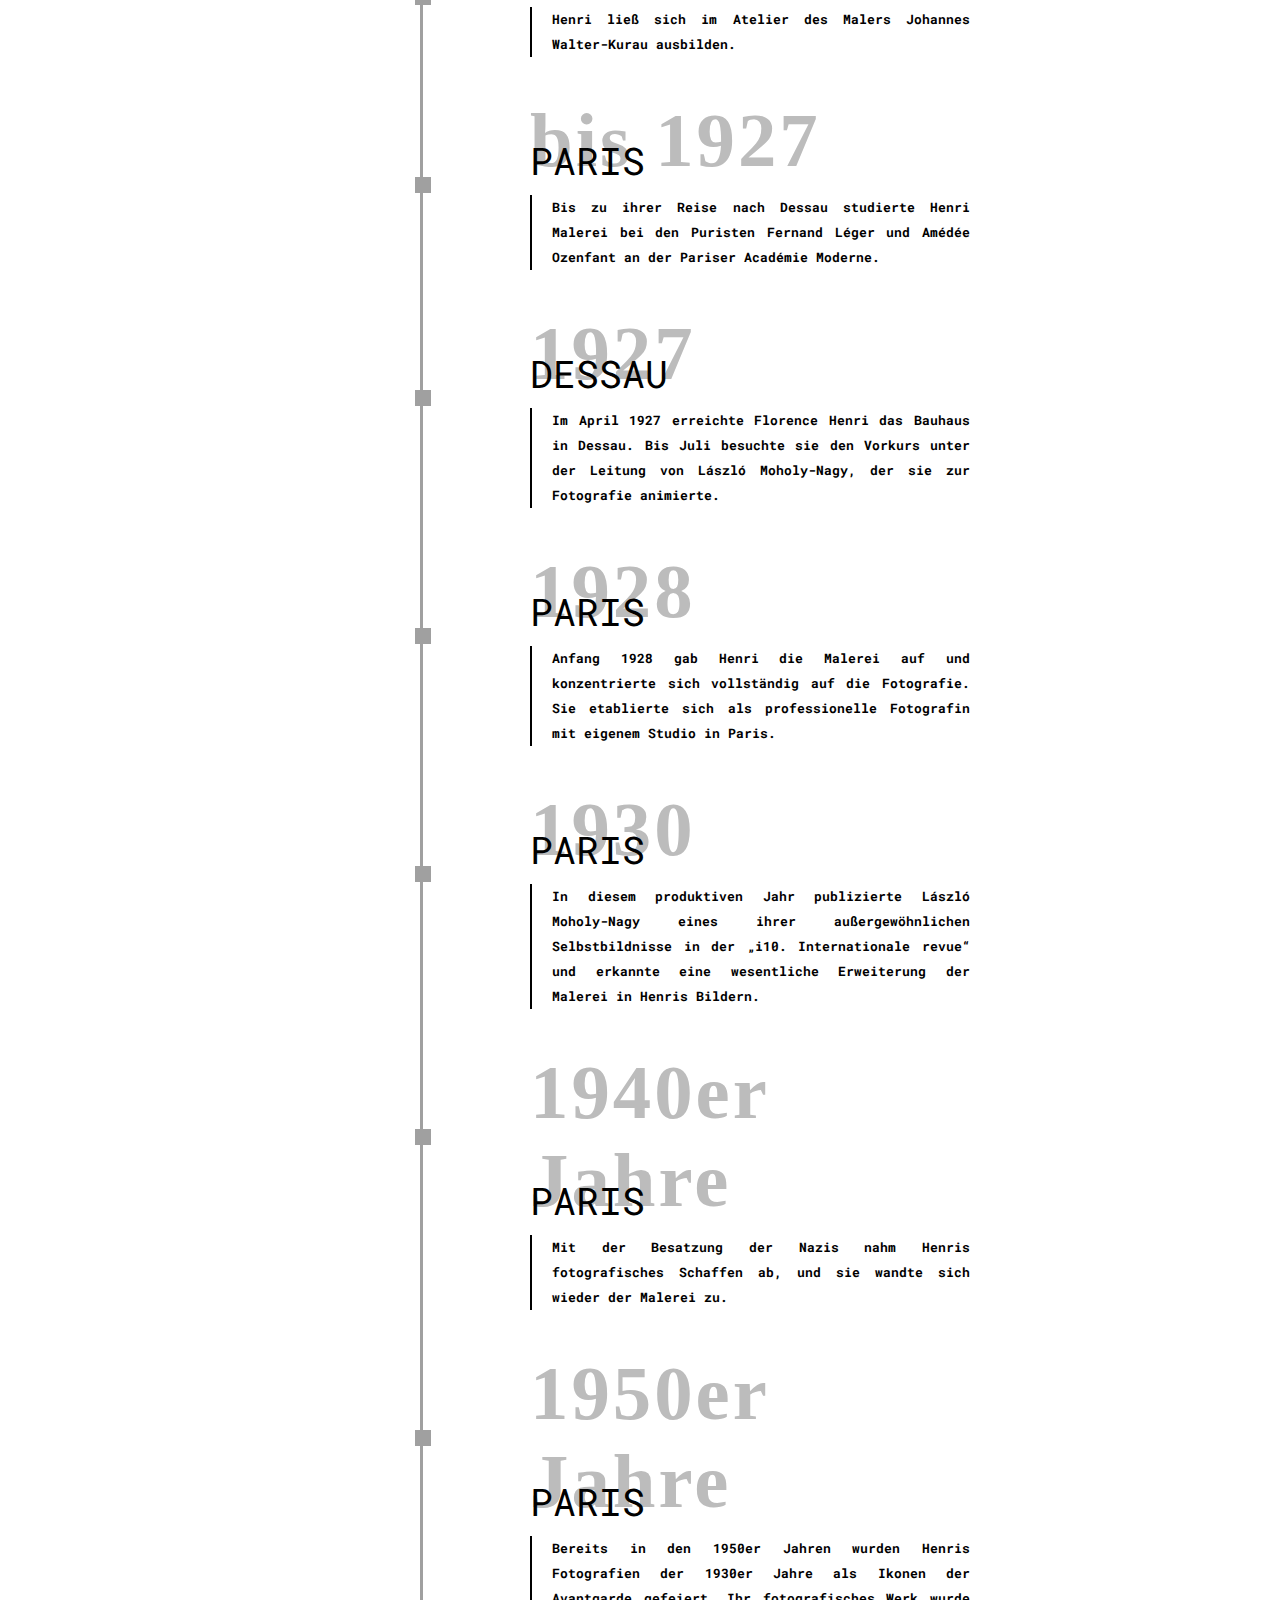
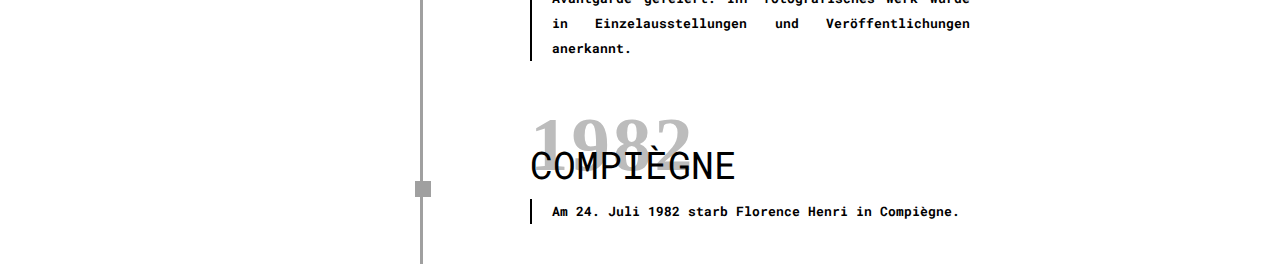
<file: florenceHenri/florencehenriLife.html>
<html lang="en">

<head>
    <meta charset="UTF-8" />
    <meta name="viewport" content="width=device-width, initial-scale=1.0" />
    <title>florence henri</title>
    <link rel="preconnect" href="https://fonts.googleapis.com" />
    <link rel="preconnect" href="https://fonts.gstatic.com" crossorigin />
    <link
        href="https://fonts.googleapis.com/css2?family=Roboto+Mono:ital,wght@0,100..700;1,100..700&display=swap"
        rel="stylesheet" />
    <link rel="stylesheet" href="../style.css" />
</head>

<body>

    <div id="text">
        <div class="center">
            <h2 id="channel-link" class="wordartistheading fancy"
                style="color: #003e0b">
                FLORENCE HENRI
            </h2>
        </div>
    </div>

    <div class="backmenu">
        <nav class="navbar">
            <ul>
                <li>
                    <a href="../fotografinnen.html" style="font-weight: bold">
                        BACK </a>
                </li>
            </ul>
            <div style="padding-top: 25px">
                <ul>
                    <li>
                        <a href="florencehenri.html"> WRK
                        </a>
                    </li>
                    <li>
                        <a style="text-decoration: underline"
                            href="florencehenriLife.html"> LIFE </a>
                    </li>
                </ul>
            </div>
        </nav>
    </div>

    <div class="lifeCover2" style="margin-left: 25%;">
        <div class="lifeCover2col" style="padding-right: 10vw;">
            <div class="thickbuttonopticflorrence">1893 <b> - </b> <b>1982</b>
            </div>
            <div id="almeidatimeline" class="timeline"
                style="padding: 0px; width: 600px;">

                <div class="column">
                    <div class="title">
                        <div class="bigdate" style="color: #bcbcbc;">1893</div>
                        <div class="secHeading" style="color: black">New York
                        </div>
                    </div>
                    <div class="description">
                        <p>Florence Henri wurde am 28. Juni 1893 als Kind eines
                            Franzosen und einer Deutschen in New York geboren.
                        </p>
                    </div>
                </div>

                <div class="column">
                    <div class="title">
                        <div class="bigdate" style="color: #bcbcbc;">1895-1906
                        </div>
                        <div class="secHeading" style="color: black">Schlesien,
                            Paris, München, Wien, Isle of Wight</div>
                    </div>
                    <div class="description">
                        <p>Nach dem Tod ihrer Mutter zog sie mit ihrem Vater
                            zuerst nach Schlesien, dann lebten sie in Paris,
                            München und Wien, bis sie sich schließlich 1906 auf
                            der Isle of Wight niederließen.</p>
                    </div>
                </div>

                <div class="column">
                    <div class="title">
                        <div class="bigdate" style="color: #bcbcbc;">1909</div>
                        <div class="secHeading" style="color: black">Rom</div>
                    </div>
                    <div class="description">
                        <p>Nach dem Tod ihres Vaters lebte Florence Henri bei
                            ihrer Tante Anni und deren Mann, dem italienischen
                            Dichter Gino Gori, in Rom, wo sie am
                            Musikkonservatorium Klavier studierte.</p>
                    </div>
                </div>

                <div class="column">
                    <div class="title">
                        <div class="bigdate" style="color: #bcbcbc;">1914</div>
                        <div class="secHeading" style="color: black">Berlin
                        </div>
                    </div>
                    <div class="description">
                        <p>Während eines Aufenthaltes in Berlin begann Henri,
                            sich auf die Malerei zu konzentrieren, nachdem sie
                            den Kunstkritiker Carl Einstein kennengelernt hatte.
                            Sie immatrikulierte sich an der Berliner
                            Kunstakademie.</p>
                    </div>
                </div>

                <div class="column">
                    <div class="title">
                        <div class="bigdate" style="color: #bcbcbc;">1922</div>
                        <div class="secHeading" style="color: black">Berlin
                        </div>
                    </div>
                    <div class="description">
                        <p>Henri ließ sich im Atelier des Malers Johannes
                            Walter-Kurau ausbilden.</p>
                    </div>
                </div>

                <div class="column">
                    <div class="title">
                        <div class="bigdate" style="color: #bcbcbc;">bis 1927
                        </div>
                        <div class="secHeading" style="color: black">Paris</div>
                    </div>
                    <div class="description">
                        <p>Bis zu ihrer Reise nach Dessau studierte Henri
                            Malerei bei den Puristen Fernand Léger und Amédée
                            Ozenfant an der Pariser Académie Moderne.</p>
                    </div>
                </div>

                <div class="column">
                    <div class="title">
                        <div class="bigdate" style="color: #bcbcbc;">1927</div>
                        <div class="secHeading" style="color: black">Dessau
                        </div>
                    </div>
                    <div class="description">
                        <p>Im April 1927 erreichte Florence Henri das Bauhaus in
                            Dessau. Bis Juli besuchte sie den Vorkurs unter der
                            Leitung von László Moholy-Nagy, der sie zur
                            Fotografie animierte.</p>
                    </div>
                </div>

                <div class="column">
                    <div class="title">
                        <div class="bigdate" style="color: #bcbcbc;">1928</div>
                        <div class="secHeading" style="color: black">Paris</div>
                    </div>
                    <div class="description">
                        <p>Anfang 1928 gab Henri die Malerei auf und
                            konzentrierte sich vollständig auf die Fotografie.
                            Sie etablierte sich als professionelle Fotografin
                            mit eigenem Studio in Paris.</p>
                    </div>
                </div>

                <div class="column">
                    <div class="title">
                        <div class="bigdate" style="color: #bcbcbc;">1930</div>
                        <div class="secHeading" style="color: black">Paris</div>
                    </div>
                    <div class="description">
                        <p>In diesem produktiven Jahr publizierte László
                            Moholy-Nagy eines ihrer außergewöhnlichen
                            Selbstbildnisse in der „i10. Internationale revue“
                            und erkannte eine wesentliche Erweiterung der
                            Malerei in Henris Bildern.</p>
                    </div>
                </div>

                <div class="column">
                    <div class="title">
                        <div class="bigdate" style="color: #bcbcbc;">1940er
                            Jahre</div>
                        <div class="secHeading" style="color: black">Paris</div>
                    </div>
                    <div class="description">
                        <p>Mit der Besatzung der Nazis nahm Henris
                            fotografisches Schaffen ab, und sie wandte sich
                            wieder der Malerei zu.</p>
                    </div>
                </div>

                <div class="column">
                    <div class="title">
                        <div class="bigdate" style="color: #bcbcbc;">1950er
                            Jahre</div>
                        <div class="secHeading" style="color: black">Paris</div>
                    </div>
                    <div class="description">
                        <p>Bereits in den 1950er Jahren wurden Henris
                            Fotografien der 1930er Jahre als Ikonen der
                            Avantgarde gefeiert. Ihr fotografisches Werk wurde
                            in Einzelausstellungen und Veröffentlichungen
                            anerkannt.</p>
                    </div>
                </div>

                <div class="column">
                    <div class="title">
                        <div class="bigdate" style="color: #bcbcbc;">1982</div>
                        <div class="secHeading" style="color: black">Compiègne
                        </div>
                    </div>
                    <div class="description">
                        <p>Am 24. Juli 1982 starb Florence Henri in Compiègne.
                        </p>
                    </div>
                </div>

            </div>
        </div>
        <figure>
            <img src="florencehenri-fotos/Florence_Henri.jpg" width="200px"
                height="auto" />
            <figcaption class="img-caption"> Florence Henri
            </figcaption>
        </figure>
    </div>














    <script src="../main.js"></script>
    <script src="../mouse.js"></script>
</body>

</html>
</file>
<file: style.css>
* {
  box-sizing: border-box;
  margin: 0;
  padding: 0;
}

::selection {
  background-color: red;
  /* Ändert die Hintergrundfarbe der Markierung */
  color: white;
  /* Ändert die Textfarbe der Markierung */
}

body {
  font-family: "Roboto Mono", monospace;
  font-size: clamp(5pt, 4vw, 20pt);
  overflow-x: hidden;
}

a {
  text-decoration: none;
  color: black;
}

ul {
  list-style: none;
}

h1 {
  font-family: "Archivo Black", sans-serif;
  font-size: clamp(5pt, 90vw, 125pt);
  font-weight: bold;
  color: black;
  margin-top: 50px;
  margin-left: 27pt;
  margin-bottom: 0pt;
  padding: 0px;
}

h2 {
  font-family: "Roboto Mono", monospace;
  font-size: clamp(5pt, 90%, 140pt);
  font-weight: bold;
  color: #ffe500;
  margin-top: 5px;
  padding: 0px;
}

h3 {
  font-family: "Roboto Mono", monospace;
  font-size: clamp(5pt, 7vw, 120pt);
  font-weight: bold;
  color: black;
}

p {
  font-family: "Roboto Mono", monospace;
  font-weight: bold;
  color: black;
  font-size: clamp(5pt, 2vw, 20pt);
  text-align: justify;
}

/* Position Classes*/
.center {
  max-width: fit-content;
  margin-left: auto;
  margin-right: auto;
}

.right {
  position: absolute;
  top: 520pt;
  margin-left: 784pt;
}

.fixed {
  position: fixed;
}

/* class fpr all element being on the right side of  the landing page */
.bottom-text {
  display: flex;
  flex-direction: column;
  align-items: flex-end;
  margin-right: 70px;
}

/* Container */
.container-bg {
  max-width: 1100px;
  margin: 0 auto;
  padding: 0 15px;
}

.container-sm {
  max-width: 800px;
  margin: 0 auto;
  padding: 0 15px;
}

.navbar ul li a {
  padding: 10px 20px;
}

.img-caption {
  font-size: small;
  color: #adadad;
}

.dates {
  color: white;
  font-size: 20px;
  background-color: black;
}

/* Artistmenu */
.artistmenu {
  margin-left: 100px;
  margin-top: 100px;
  display: flex;
  flex-direction: column;
  align-items: flex-start;
}

.artistmenu ul {
  list-style: none;
  padding: 0;
  margin: 0;
}

.artistmenu ul li {
  margin-bottom: 0px;
}

.artistmenu ul li a {
  display: block;
  padding: 5px 0px;
  padding-right: 20px;
  font-size: 20pt;
  cursor: pointer;
  text-decoration: none;
  color: black;
}

.artistmenu .navbar ul li {
  display: flex;
  align-items: last baseline;
}

.artistmenu .navbar ul li {
  transition: all 0.5s ease-in-out;
}

.artistmenu .navbar ul li:hover {
  letter-spacing: 7px;
  transition: all 0.5s ease-in-out;
}

.background-image-container {
  width: auto;
  transition: background-image 2s ease-in-out;
  background-size: contain;
}

.background-image-container .artistmenu:hover {
  width: fit-content;
  background-color: white;
  padding-right: 15px;
}





/* Back menu */
.backmenu {
  margin-top: 10px;
  display: flexbox;
  padding: 10px 20px;
  margin-left: 35pt;
}

.backmenu .navbar ul li a {
  transition: all 0.5s ease-in-out;
  padding-bottom: 100px;
}

.backmenu .navbar ul li {
  transition: all 0.5s ease-in-out;
  padding-bottom: 10px;
}

.backmenu .navbar ul li a:hover {
  letter-spacing: 7px;
  transition: all 0.5s ease-in-out;
}

@media (max-width: 600px) {
  h1 {
    font-size: 10vw;
  }

  .backmenu {

    margin-top: 5px;
    margin-left: 3px;
    display: flexbox;
    padding: 0px 0px;
  }

  .navbar ul li a {
    padding: 0px 0px;
  }

}

/* Passwort protection */

#protectedContent {
  display: none;
}

input[type="password"] {
  padding: 10px;
  font-size: 16px;
  border: 2px solid #ffe500;
  border-radius: 8px;
  width: 200px;
  margin-bottom: 10px;
}

.buttonPasswort {
  padding: 10px 20px;
  font-size: 16px;
  background-color: black;
  color: white;
  border: none;
  border-radius: 5px;
  cursor: pointer;
}

.buttonPasswort:hover {
  background-color: white;
  color: #000;
}

#errorMessage {
  color: red;
  font-size: clamp(2pt, 1vw, 10pt);
  display: none;
}



/* Button */

.thickbuttonoptic {
  padding-top: 2px;
  padding-bottom: 2px;
  padding-left: 10px;
  padding-right: 10px;
  background-color: #ffe500;
  font-family: "Archivo Black", sans-serif;
  font-weight: bold;
  font-size: clamp(5pt, 5vw, 60pt);
  border: none;
}

.thickbuttonopticartist {
  padding-top: 2px;
  padding-bottom: 2px;
  padding-left: 10px;
  padding-right: 10px;
  background-color: black;
  color: white;
  font-family: "Archivo Black", sans-serif;
  font-weight: bold;
  font-size: clamp(5pt, 5vw, 60pt);
  border: none;
}

.thickbuttonopticflorrence {
  padding-top: 2px;
  padding-bottom: 2px;
  padding-left: 10px;
  padding-right: 10px;
  background-color: #003e0b;
  color: white;
  font-family: "Archivo Black", sans-serif;
  font-weight: bold;
  font-size: clamp(5pt, 5vw, 60pt);
  border: none;
}



.btn {
  background-color: #ffe500;
  font-size: 20pt;
  cursor: pointer;
  width: 500px;
}

.btn:hover {
  background-color: black;
  color: #ffe500;
}

#feminin {
  font-size: 40pt;
  margin-bottom: 12px;
  transition: all 0.5s ease-in-out;
  color: #ffe500;
}

#feminin:hover {
  transition: all 0.5s ease-in-out;
  letter-spacing: 7px;
}

#landingpagepicture {
  width: 747pt;
  height: 521pt;
  margin-top: -25pt;
  margin-left: 34pt;
  background-color: white;
}



#landingcontent {
  width: 65vw;
  margin-top: 100px;
  margin-left: 100px;
  margin-right: 50px;
}

@media (max-width: 600px) {
  #landingcontent {
    margin-left: 20px;
    margin-right: 20px;
  }
}



#rectangle {
  width: 80%;
  height: fit-content;
  margin-top: 5%;
  margin-left: 10%;
  margin-bottom: 2%;
  border: 8px solid black;
}

/* Popup */

#image-hover-text {
  display: flex;
  width: 80%;
  margin-left: 20%;
  top: 25%
}

.popup {
  display: none;
}

/* .popup-cover-content {
  font-size: small;
  color: #adadad;
  margin-left: -110%;
  width: 40%;
}  */

.popup-content {
  background-color: #ffe500;
  margin: auto;
  padding: 20px;
  overflow: auto;
  z-index: 1;
  width: 90vw;
  height: 80vh;
  max-height: 400px;
  margin-right: 70px;
}

.popup-content p {
  font-size: 12pt;
  line-height: 40px;
}

.close {
  color: #aaa;
  float: right;
  font-size: 28px;
  font-weight: bold;
}

.close:hover,
.close:focus {
  color: black;
  text-decoration: none;
  cursor: pointer;
}



#image-track .image {
  width: 40vmin;
  height: 56vmin;
  object-fit: cover;
  object-position: 100% center;
}

#image-track {
  display: flex;
  gap: 4vmin;
  margin-top: 150px;
  position: absolute;
  left: 50%;
  top: 50%;
  transform: translate(0%, -50%);
  user-select: none;
}

.image {
  user-select: none;
}

/* Fancy word animation */

@keyframes float {

  from,
  to {
    transform: translateY(-0%);
  }

  50% {
    transform: translateY(-3%);
  }
}

@keyframes background-pan {
  from {
    background-position: 1000% center;
  }

  to {
    background-position: 0% center;
  }
}

/* Impressum */
.line {
  display: flex;
  justify-content: space-between;
}

.wordartistheading {
  text-transform: uppercase;
  transition: opacity 250ms ease;
  font-family: "Roboto Mono", monospace;
  font-size: clamp(5pt, 10vw, 130pt);
  font-weight: bold;
  margin-top: 5px;
  padding: 0px;
}

.wordlandingpage {
  transition: opacity 250ms ease;
  font-weight: bold;
  font-family: "Roboto Mono", monospace;
  color: black;
  font-size: clamp(5pt, 2vw, 25pt);
}

.word {
  color: black;
  font-size: clamp(5pt, 2vw, 50pt);
  font-family: "Rubik", sans-serif;
  margin: 0rem;
  text-transform: uppercase;
  transition: opacity 250ms ease;
}

#text:has(.fancy:hover) .word:not(.fancy:hover) {
  opacity: 0.2;
}

#text:has(.fancy:hover) .wordartistheading:not(.fancy:hover) {
  opacity: 0.2;
}

#text:has(.fancy:hover) .wordlandingpage:not(.fancy:hover) {
  opacity: 0.2;
}

#text p {
  font-size: 15pt;
}

#text a {
  font-size: 15pt;
}

.fancy span {
  display: inline-block;
}

.fancy>.outer {
  transition: transform 350ms ease;
}

.fancy:hover>.outer {
  transition-duration: 800ms;
}

.fancy:hover>.outer>.inner {
  animation: float 5s ease infinite;
}

.fancy:hover>.outer>.inner>.letter {
  background-size: 1000%;
  -webkit-background-clip: text;
  -webkit-text-fill-color: initial;
  animation: background-pan 150s linear infinite;
}

.fancy:hover>.outer:nth-child(1) {
  transform: translate(-80%, 60%) rotate(8deg);
}

.fancy:hover>.outer:nth-child(2) {
  transform: translate(-40%, 20%) rotate(4deg);
}

.fancy:hover>.outer:nth-child(3) {
  transform: translate(-10%, 60%) rotate(-6deg);
}

.fancy:hover>.outer:nth-child(4) {
  transform: translate(0%, 8%) rotate(-8deg);
}

.fancy:hover>.outer:nth-child(5) {
  transform: translate(0%, -20%) rotate(5deg);
}

.fancy:hover>.outer:nth-child(6) {
  transform: translate(0%, 20%) rotate(-3deg);
}

.fancy:hover>.outer:nth-child(7) {
  transform: translate(0%, -40%) rotate(-5deg);
}

.fancy:hover>.outer:nth-child(8) {
  transform: translate(0%, 15%) rotate(10deg);
}

.fancy:hover>.outer:nth-child(9) {
  transform: translate(0%, -50%) rotate(8deg);
}

.fancy:hover>.outer:nth-child(10) {
  transform: translate(0%, 15%) rotate(-6deg);
}

.fancy:hover>.outer:nth-child(11) {
  transform: translate(0%, -10%) rotate(-3deg);
}

.fancy:hover>.outer:nth-child(12) {
  transform: translate(5%, 30%) rotate(-10deg);
}

.fancy:hover>.outer:nth-child(13) {
  transform: translate(0%, -20%) rotate(5deg);
}

.fancy:hover>.outer:nth-child(14) {
  transform: translate(0%, 40%) rotate(-6deg);
}

.fancy:hover>.outer:nth-child(15) {
  transform: translate(0%, -30%) rotate(-10deg);
}

.fancy:hover>.outer:nth-child(16) {
  transform: translate(5%, 60%) rotate(8deg);
}

.fancy:hover>.outer:nth-child(17) {
  transform: translate(0%, -20%) rotate(-6deg);
}

.fancy:hover>.outer:nth-child(18) {
  transform: translate(0%, 40%) rotate(-10deg);
}

.fancy:hover>.outer:nth-child(19) {
  transform: translate(0%, 20%) rotate(6deg);
}

.fancy:hover>.outer:nth-child(20) {
  transform: translate(20%, -50%) rotate(8deg);
}



.hidden .container2 .gallery {
  width: 80%;
}



.gallery {
  display: grid;
  grid-template-columns: repeat(8, 1fr);
  grid-template-rows: repeat(12, 5vw);
  grid-gap: 15px;
}

.gallery__img {
  width: 100%;
  height: 100%;
  object-fit: cover;
}

.gallery__item--1 {
  grid-column-start: 1;
  grid-column-end: 3;
  grid-row-start: 1;
  grid-row-end: 5;

}

.gallery__item--2 {
  grid-column-start: 3;
  grid-column-end: 5;
  grid-row-start: 1;
  grid-row-end: 5;

}

.gallery__item--3 {
  grid-column-start: 5;
  grid-column-end: 9;
  grid-row-start: 1;
  grid-row-end: 6;

}

.gallery__item--4 {
  grid-column-start: 1;
  grid-column-end: 5;
  grid-row-start: 5;
  grid-row-end: 8;

}

.gallery__item--5 {
  grid-column-start: 1;
  grid-column-end: 5;
  grid-row-start: 8;
  grid-row-end: 12;

}

.gallery__item--6 {
  grid-column-start: 5;
  grid-column-end: 9;
  grid-row-start: 6;
  grid-row-end: 12;
}


.gallery__item--7 {
  grid-column-start: 1;
  grid-column-end: 3;
  grid-row-start: 1;
  grid-row-end: 7;

}

.gallery__item--8 {
  grid-column-start: 3;
  grid-column-end: 5;
  grid-row-start: 1;
  grid-row-end: 7;

}

.gallery__item--9 {
  grid-column-start: 5;
  grid-column-end: 9;
  grid-row-start: 1;
  grid-row-end: 12;

}

.gallery__item--10 {
  grid-column-start: 1;
  grid-column-end: 4;
  grid-row-start: 7;
  grid-row-end: 12;

}

.gallery__item--11 {
  grid-column-start: 4;
  grid-column-end: 5;
  grid-row-start: 7;
  grid-row-end: 12;
}

.gallery__item--12 {
  grid-column-start: 7;
  grid-column-end: 9;
  grid-row-start: 1;
  grid-row-end: 6;
}

.gallery__item--13 {
  grid-column-start: 5;
  grid-column-end: 9;
  grid-row-start: 12;
  grid-row-end: 21;
}

.gallery__item--14 {
  grid-column-start: 1;
  grid-column-end: 5;
  grid-row-start: 7;
  grid-row-end: 13;

}

.gallery__item--15 {
  grid-column-start: 1;
  grid-column-end: 5;
  grid-row-start: 14;
  grid-row-end: 21;
}



.center figure {
  margin: 40px;
  /* This creates a 20px gap between figures (10px on each side) */
}


/* wavy background */

.yellow {
  background-color: #ffe500;
}

.spacer {
  aspect-ratio: 900/600;
  width: 100%;
  background-repeat: no-repeat;
  background-position: center;
  background-size: cover;
}

.yellowWave {
  background-image: url(yellowWave.svg);
}




.lifeCover {
  display: flex;
  width: 60%;
  justify-content: space-between;
  align-items: end;
  margin-left: auto;
  padding-right: 5vw;
}

.lifeCover2 {
  display: flex;
  width: 90%;
  justify-content: flex-start;
  align-items: start;
  margin-left: 10%;
  padding-right: 5vw;
}





.lifeCover2col {
  display: flex;
  width: fit-content;
  flex-direction: column;
  align-items: flex-start;
}

@media (max-width: 1000px) {
  .lifeCover2 {
    flex-direction: column;
    align-items: flex-start;
  }
}






/* timeline */

.bigdate {
  font-size: clamp(5pt, 6vw, 70pt);
  color: ghostwhite;
  font-family: serif;
  letter-spacing: 3px;
  font-weight: bold;
}

.timeline {
  width: 70%;
  margin-left: 15%;
  position: relative;
  padding: 20px;
}



.timeline:before {
  content: "";
  position: absolute;
  top: 0;
  left: 10px;
  width: 3px;
  height: 100%;
  background: ghostwhite;
}

#almeidatimeline:before {
  content: "";
  position: absolute;
  width: 3px;
  height: 100%;
  background: rgb(160, 160, 160);
}

#almeidatimeline .column .title .bigdate:before {
  content: "";
  position: absolute;
  left: -115px;
  top: 80px;
  width: 10px;
  height: 10px;
  background: rgb(160, 160, 160);
  border: 3px solid rgb(160, 160, 160);
}



.timeline .column {
  margin: 40px 40px 40px 120px;
}

.timeline .column .title {
  position: relative;
}


.timeline .column .title .bigdate:before {
  content: "";
  position: absolute;
  left: -62px;
  top: 80px;
  width: 10px;
  height: 10px;
  background: ghostwhite;
  border: 3px solid ghostwhite;
}

.secHeading {
  margin-top: -50px;
  font-size: clamp(5pt, 3vw, 30pt);
  color: black;
  text-transform: uppercase;
}

.timeline .column .description p {
  font-size: clamp(5pt, 3vw, 10pt);
  line-height: 25px;
  margin-left: 20px;
  margin-top: 10px;
}

.timeline .column .description {
  border-left: 2px solid #000;
}



/* drag effect */
.dragmouse:hover {
  cursor: none;
}

.dragmouse:hover::before {
  content: "drag left";
  display: block;
  width: 120px;
  height: 120px;
  background-color: #000;
  color: #fff;
  border-radius: 50%;
  font-size: 14px;
  line-height: 120px;
  text-align: center;
  position: fixed;
  top: calc(50% - 60px + 28.5vmin);
  left: calc(25% - 60px);
  z-index: -1;
}






/* hiden animation claude cahun */
@-webkit-keyframes ani {
  from {
    -webkit-mask-position: 0 0;
    mask-position: 0 0;
  }

  to {
    -webkit-mask-position: 100% 0;
    mask-position: 100% 0;
  }
}

@keyframes ani {
  from {
    -webkit-mask-position: 0 0;
    mask-position: 0 0;
  }

  to {
    -webkit-mask-position: 100% 0;
    mask-position: 100% 0;
  }
}

@-webkit-keyframes ani2 {
  from {
    -webkit-mask-position: 100% 0;
    mask-position: 100% 0;
  }

  to {
    -webkit-mask-position: 0 0;
    mask-position: 0 0;
  }
}

@keyframes ani2 {
  from {
    -webkit-mask-position: 100% 0;
    mask-position: 100% 0;
  }

  to {
    -webkit-mask-position: 0 0;
    mask-position: 0 0;
  }
}

.container {
  width: 90%;
  margin-left: 10%;
  margin-top: -100px;
}

.animation {
  width: 100%;
  height: 100%;
  font-size: 11px;
  text-align: center;
  background: #565656;
  border: none;
  -webkit-mask: url("https://raw.githubusercontent.com/pizza3/asset/master/natureSmaller.png");
  mask: url("https://raw.githubusercontent.com/pizza3/asset/master/natureSmaller.png");
  -webkit-mask-size: 7100% 100%;
  mask-size: 7100% 100%;
  -webkit-animation: ani2 0.7s steps(70) forwards;
  animation: ani2 0.7s steps(70) forwards;
}

.animation:hover {
  -webkit-animation: ani 0.7s steps(70) forwards;
  animation: ani 0.7s steps(70) forwards;
}

.hidden {
  position: absolute;
  width: 100%;
}


/* twin heading */

.mirror:hover {
  transform: scaleX(-1);
}



#twinheading h3 {
  transform: scaleX(2);
  transition: transform 0.5s ease;
}

#twinheading .mirror:hover {
  transform: scaleX(-2);
  transition: transform 0.5s ease;
}


/* mouse follower */

.abs-center {
  position: absolute;
  top: 50%;
  left: 50%;
  transform: translate(-50%, -50%);
}

.custom-cursor {
  width: 80px;
  height: 80px;
  border-radius: 50%;
  position: absolute;
  z-index: 900;
  top: -40px;
  left: -40px;
  pointer-events: none;
}

.cursor__small {
  width: 10px;
  height: 10px;
  border-radius: 50%;
  background-color: #ffe500;
  z-index: 5;
  margin: -5px 0 0 -5px;
}

.cursor__big {
  width: 100%;
  height: 100%;
  border-radius: 50%;
  border: #ffe500 2px solid;
  z-index: 1;
  opacity: 1;
  margin: -40px 0 0 -40px;
  transform: scale(0);
  transition: all 320ms cubic-bezier(.26, .01, .17, 1);
}


/* helena almeida content  */
#HA_container {
  display: flex;
  justify-content: space-between;
}

#HA_container p {
  font-size: clamp(5pt, 2vw, 15pt);
}

.big_content {
  width: 30%;
}

.small_content {
  width: 20%;
}


@media (max-width: 600px) {
  #HA_container {
    flex-direction: column;
    align-items: center;
  }

  .small_content,
  .content_25 {
    width: 90%;
    margin-top: 5px;
  }

}

/* Styles for the carousel container and its elements */
.carousel-container {
  display: flex;
  justify-content: center;
  align-items: center;
  height: fit-content;

}

.carousel {
  position: relative;
  width: 600px;
}

.carousel__viewport {
  display: flex;
  transition: transform 0.5s ease;
}

.carousel__slide {
  min-width: 100%;
  box-sizing: border-box;
  justify-content: center;
  /* Centers the image horizontally */
  align-items: center;
  /* Centers the image vertically */
  height: 100%;
  /* Makes sure the slide takes up the full height */
}

.carousel__prev,
.carousel__next {
  position: absolute;
  top: 50%;
  transform: translateY(-50%);
  background-color: rgba(0, 0, 0, 0.5);
  color: #ffe500;
  border: none;
  padding: 10px;
  cursor: pointer;
  font-size: 24px;
  z-index: 10;
}

/* Move the buttons outside of the carousel */
.carousel__prev {
  left: -50px;
  /* Adjust this value to control how far outside the button is */
}

.carousel__next {
  right: -50px;
  /* Adjust this value to control how far outside the button is */
}
</file>
